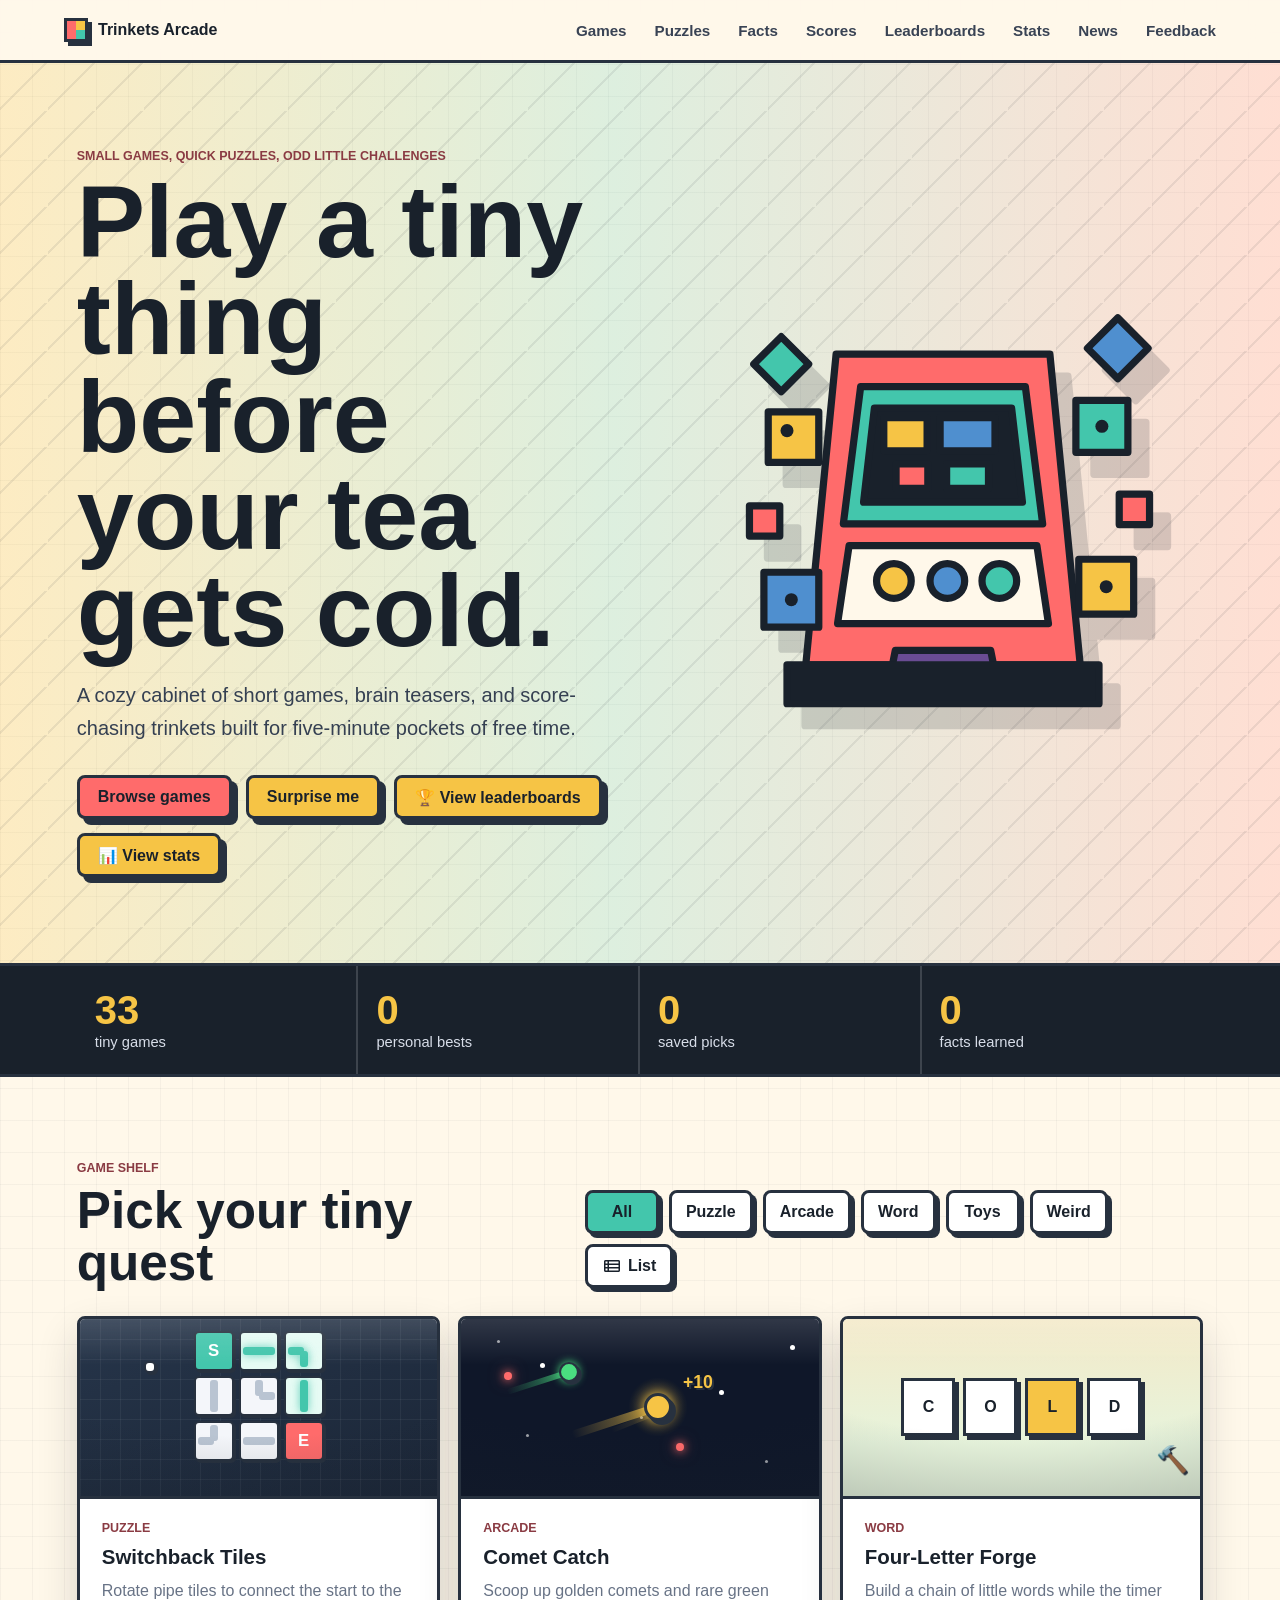
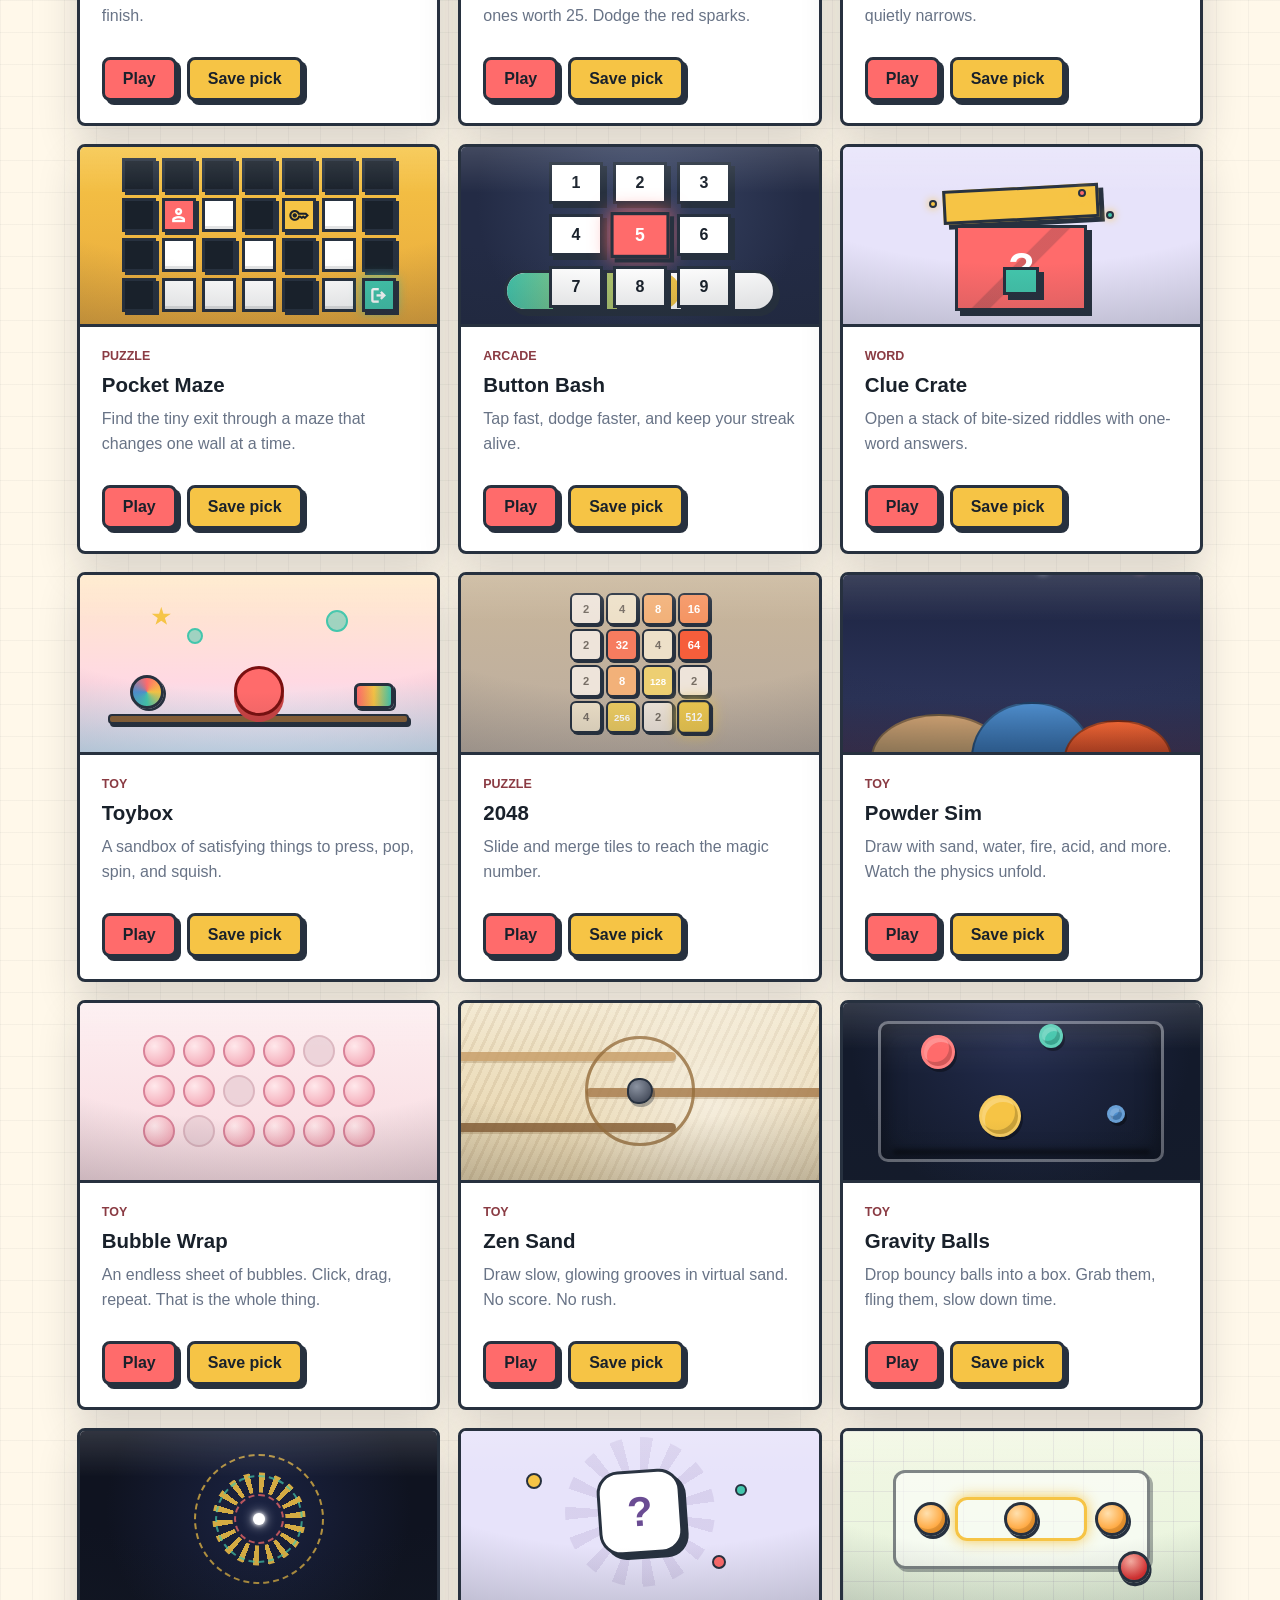
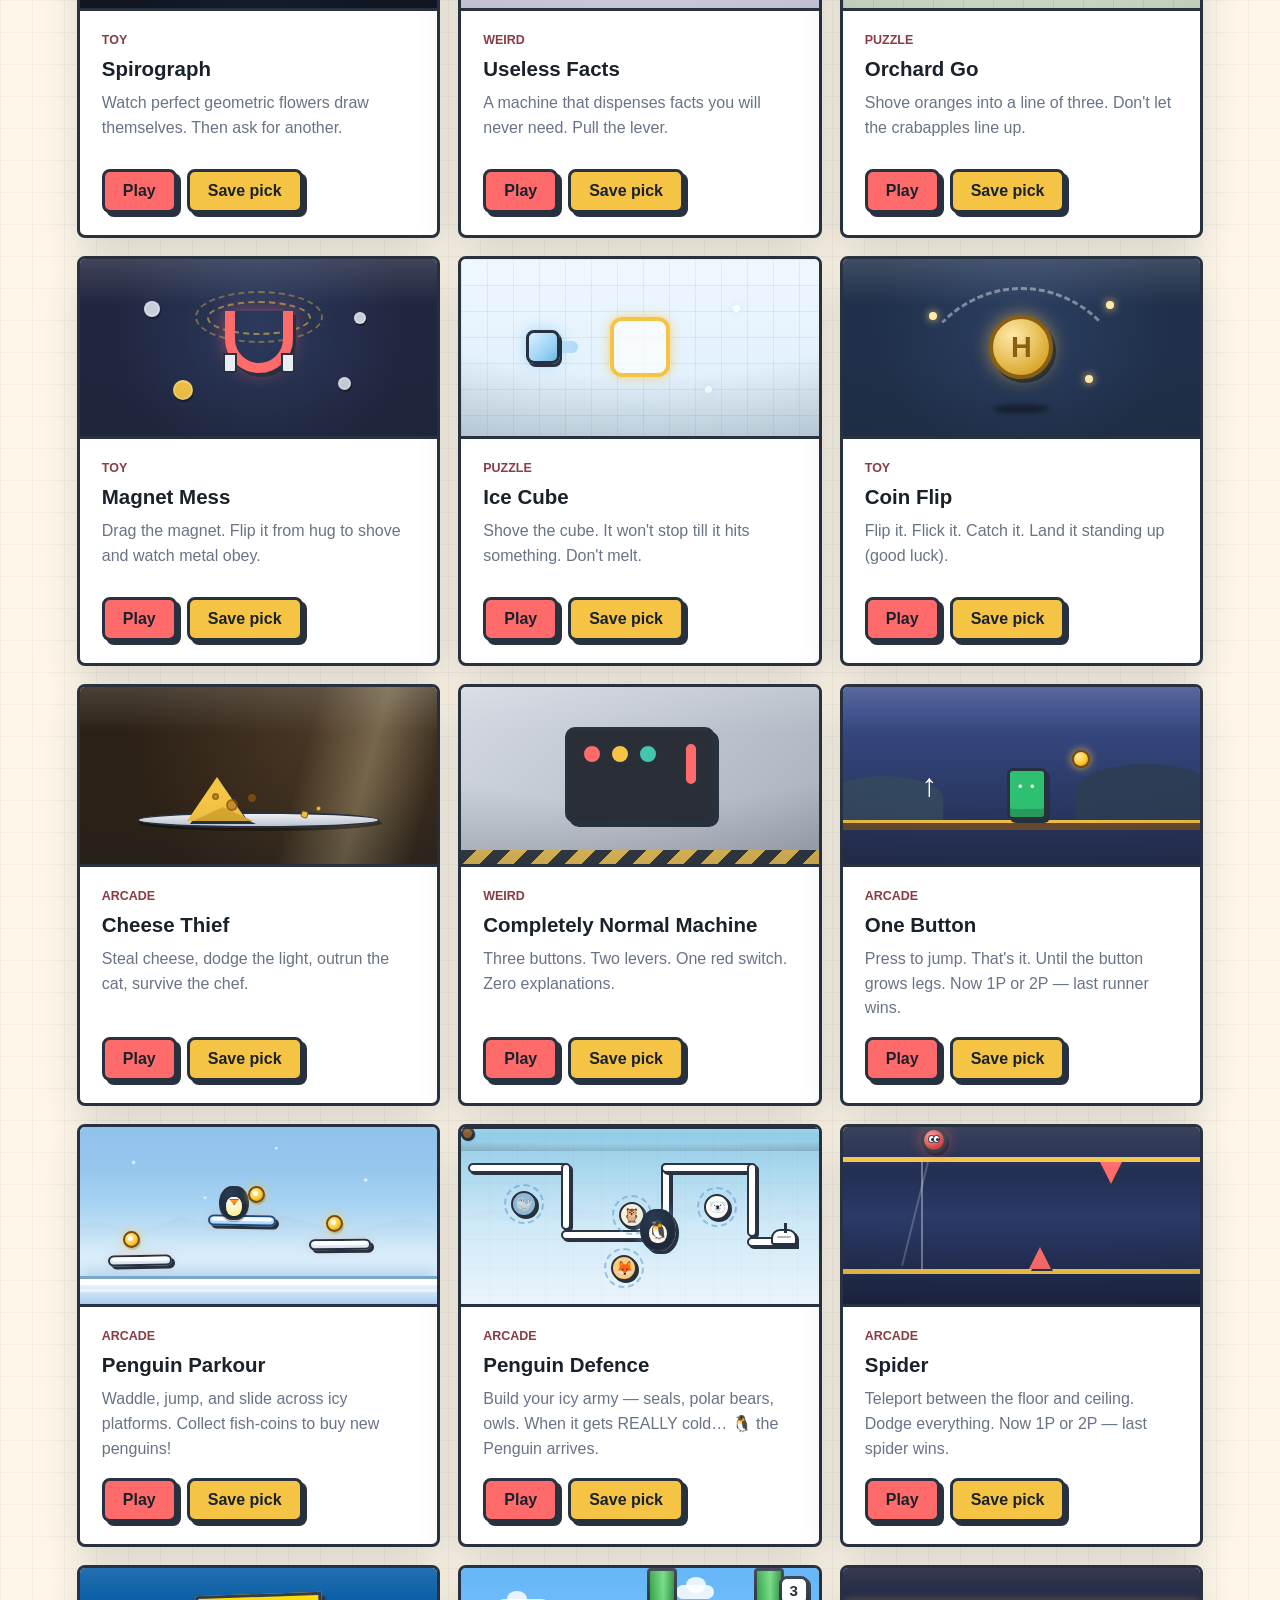
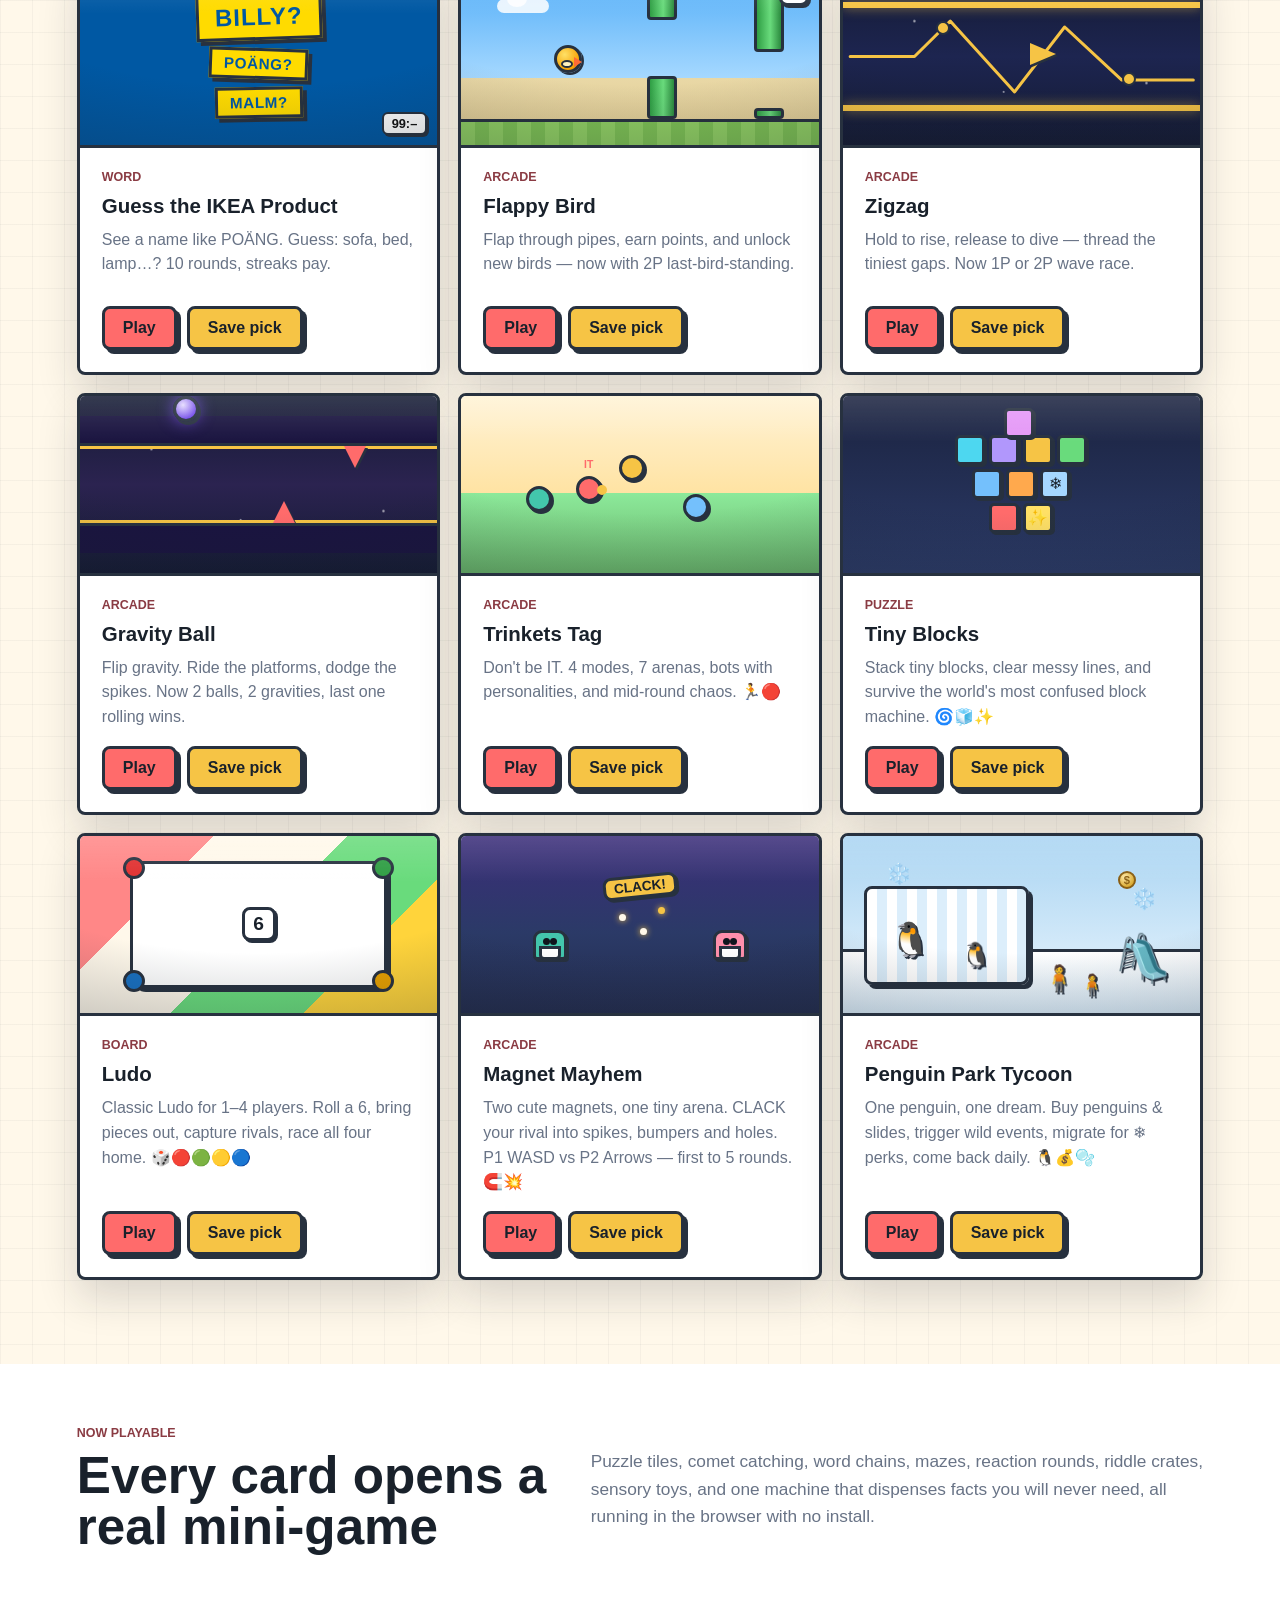
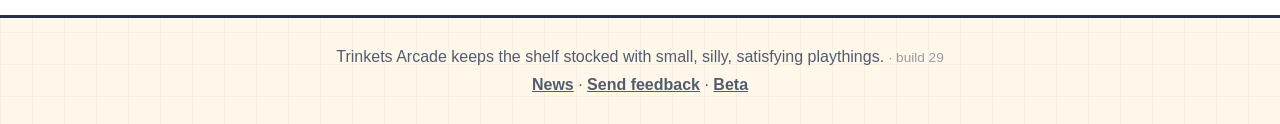
<file: index.html>
<!DOCTYPE html>
<html lang="en">
  <head>
    <meta charset="UTF-8" />
    <meta name="viewport" content="width=device-width, initial-scale=1.0" />
    <meta name="theme-color" content="#fff8ea" />
    <title>Trinkets Arcade</title>
    <meta property="og:title" content="Trinkets Arcade" />
    <meta property="og:description" content="Small games, quick puzzles, odd little challenges built for five-minute pockets of free time." />
    <meta property="og:image" content="https://cosmiccat9784.github.io/trinkets/assets/preview.png" />
    <meta property="og:type" content="website" />
    <meta name="twitter:card" content="summary_large_image" />
    <meta name="twitter:title" content="Trinkets Arcade" />
    <meta name="twitter:description" content="Small games, quick puzzles, odd little challenges built for five-minute pockets of free time." />
    <meta name="twitter:image" content="https://cosmiccat9784.github.io/trinkets/assets/preview.png" />
    <link rel="icon" type="image/svg+xml" href="assets/favicon.svg" />
    <link rel="apple-touch-icon" sizes="180x180" href="assets/apple-touch-icon.png" />
    <link rel="apple-touch-icon" sizes="152x152" href="assets/apple-touch-icon-152x152.png" />
    <link rel="apple-touch-icon" sizes="120x120" href="assets/apple-touch-icon-120x120.png" />
    <meta name="apple-mobile-web-app-capable" content="yes" />
    <meta name="apple-mobile-web-app-title" content="Trinkets Arcade" />
    <meta name="apple-mobile-web-app-status-bar-style" content="default" />
    <meta name="mobile-web-app-capable" content="yes" />
    <meta name="trinkets-build" content="dev" />
    <link rel="stylesheet" href="https://fonts.googleapis.com/css2?family=Material+Symbols+Outlined:opsz,wght,FILL,GRAD@24,400,0,0" />
    <link rel="stylesheet" href="styles.css?v=30" />
    <link rel="stylesheet" href="penguin-tycoon.css?v=29" />
  </head>
  <body>
    <div class="small-screen-warning" role="alert"><span class="material-symbols-outlined" aria-hidden="true">warning</span> Trinkets Arcade is not supported on very small screens — please enlarge your window or rotate your device.</div>
    <header class="topbar">
      <a class="brand" href="#home" aria-label="Trinkets Arcade home">
        <span class="brand-mark" aria-hidden="true"></span>
        <span>Trinkets Arcade</span>
      </a>
      <nav aria-label="Primary navigation">
        <a href="#games" data-nav-filter="all">Games</a>
        <a href="#games" data-nav-filter="puzzle">Puzzles</a>
        <a href="#games" id="navFacts">Facts</a>
        <a href="#scores">Scores</a>
        <a href="#leaderboards">Leaderboards</a>
        <a href="#arcadeStats">Stats</a>
        <a href="news.html">News</a>
        <a href="feedback.html">Feedback</a>
      </nav>
    </header>

    <main id="home">
      <section class="hero" aria-labelledby="hero-title">
        <div class="hero-copy">
          <p class="eyebrow">Small games, quick puzzles, odd little challenges</p>
          <h1 id="hero-title">Play a tiny thing before your tea gets cold.</h1>
          <p>
            A cozy cabinet of short games, brain teasers, and score-chasing
            trinkets built for five-minute pockets of free time.
          </p>
          <div class="hero-actions">
            <a class="primary-button" href="#games">Browse games</a>
            <button class="secondary-button" id="surpriseBtn" type="button">Surprise me</button>
            <button class="secondary-button" id="lbOpenHero" type="button">🏆 View leaderboards</button>
            <button class="secondary-button" id="statsOpenHero" type="button">📊 View stats</button>
          </div>
        </div>
        <img
          class="hero-art"
          src="assets/arcade-cabinet.svg"
          alt="A bright arcade cabinet surrounded by puzzle tiles and game pieces"
        />
      </section>

      <section class="quick-stats" id="scores" aria-label="Arcade stats">
        <div>
          <strong id="statGames">21</strong>
          <span>tiny games</span>
        </div>
        <div>
          <strong id="statBests">0</strong>
          <span>personal bests</span>
        </div>
        <div>
          <strong id="favoriteCount">0</strong>
          <span>saved picks</span>
        </div>
        <div>
          <strong id="statFacts">0</strong>
          <span>facts learned</span>
        </div>
      </section>

      <div class="lb-popup" id="leaderboards" hidden>
        <div class="lb-popup-card" role="dialog" aria-modal="true" aria-labelledby="lb-title">
          <div class="section-heading lb-popup-head">
            <div>
              <p class="eyebrow">Hall of fame</p>
              <h2 id="lb-title">Leaderboards</h2>
            </div>
            <button class="close-button" id="lbClose" type="button" aria-label="Close leaderboards">x</button>
          </div>
          <p class="lb-sub">Trial: Comet Catch, Button Bash, 2048, Flappy Bird and Tiny Blocks now post 🌍 global scores. Other games keep local bests on this device. <strong><span id="lbCount">0</span> local runs</strong> logged.</p>
          <div class="lb-controls">
            <label class="lb-name">Name
              <input class="game-input lb-name-input" id="lbName" maxlength="12" autocomplete="off" placeholder="Required" />
            </label>
            <button class="secondary-button lb-clear" id="lbClear" type="button">Clear</button>
          </div>
          <p class="lb-name-hint" id="lbNameHint" hidden></p>
          <div class="lb-layout">
            <div class="lb-games" id="lbGames" role="tablist" aria-label="Choose a game"></div>
            <div class="lb-board-wrap">
              <h3 id="lbBoardTitle">Pick a game</h3>
              <p class="lb-meta" id="lbBoardMeta"></p>
              <ol class="lb-board" id="lbBoard"></ol>
              <p class="lb-empty" id="lbEmpty"></p>
            </div>
          </div>
          <div class="lb-all" id="lbAll" aria-label="Arcade champions"></div>
        </div>
      </div>

      <div class="lb-popup" id="arcadeStats" hidden>
        <div class="lb-popup-card" role="dialog" aria-modal="true" aria-labelledby="stats-title">
          <div class="section-heading lb-popup-head">
            <div>
              <p class="eyebrow">Anonymous stats</p>
              <h2 id="stats-title">Arcade stats</h2>
            </div>
            <button class="close-button" id="statsClose" type="button" aria-label="Close arcade stats">x</button>
          </div>
          <p class="lb-sub">Most played games, approximate visitors, top devices and browsers. Coarse buckets only — no accounts, no raw user-agents.</p>
          <div class="lb-stats" id="lbStats" aria-label="Arcade stats"></div>
        </div>
      </div>

      <section class="library" id="games" aria-labelledby="games-title">
        <div class="section-heading">
          <div>
            <p class="eyebrow">Game shelf</p>
            <h2 id="games-title">Pick your tiny quest</h2>
          </div>
          <div class="filters" aria-label="Filter games">
            <button class="filter active" type="button" data-filter="all" aria-pressed="true">All</button>
            <button class="filter" type="button" data-filter="puzzle" aria-pressed="false">Puzzle</button>
            <button class="filter" type="button" data-filter="arcade" aria-pressed="false">Arcade</button>
            <button class="filter" type="button" data-filter="word" aria-pressed="false">Word</button>
            <button class="filter" type="button" data-filter="toys" aria-pressed="false">Toys</button>
            <button class="filter" type="button" data-filter="weird" aria-pressed="false">Weird</button>
            <button class="filter view-toggle" id="viewToggle" type="button" aria-pressed="false" title="Switch to list view"><span class="material-symbols-outlined" aria-hidden="true">view_list</span><span class="view-toggle-label">List</span></button>
          </div>
        </div>

        <div class="game-grid" id="gameGrid">
          <article class="game-card" data-category="puzzle" data-game="switchback">
            <div class="game-art tile-art" aria-hidden="true">
              <span class="ta-tile ta-start">S</span><span class="ta-tile ta-h lit"></span><span class="ta-tile ta-elbow-dl lit"></span>
              <span class="ta-tile ta-v"></span><span class="ta-tile ta-elbow-ur"></span><span class="ta-tile ta-v lit"></span>
              <span class="ta-tile ta-elbow-ul"></span><span class="ta-tile ta-h"></span><span class="ta-tile ta-finish">E</span>
              <span class="ta-flow"></span>
            </div>
            <div class="game-content">
              <p class="tag">Puzzle</p>
              <h3>Switchback Tiles</h3>
              <p>Rotate pipe tiles to connect the start to the finish.</p>
              <div class="card-actions">
                <button class="play-button" type="button">Play</button>
                <button class="save-button" type="button">Save pick</button>
              </div>
            </div>
          </article>

          <article class="game-card" data-category="arcade" data-game="comet">
            <div class="game-art comet-art" aria-hidden="true">
              <span class="comet-star sm" style="top:12%;left:10%"></span>
              <span class="comet-star" style="top:25%;left:22%"></span>
              <span class="comet-star sm" style="top:65%;left:18%"></span>
              <span class="comet-star" style="top:40%;left:72%"></span>
              <span class="comet-star sm" style="top:80%;left:85%"></span>
              <span class="comet-star" style="top:15%;left:92%"></span>
              <span class="comet-star sm" style="top:55%;left:50%"></span>
              <span class="comet-spark" style="top:30%;left:12%"></span>
              <span class="comet-spark" style="top:70%;left:60%"></span>
              <span class="comet-glow"></span>
              <span class="comet-flyer">
                <span class="comet-trail"></span>
                <span class="comet-trail trail-2"></span>
                <span class="comet-body"></span>
              </span>
              <span class="comet-flyer green">
                <span class="comet-trail"></span>
                <span class="comet-body"></span>
              </span>
              <span class="comet-popup">+10</span>
            </div>
            <div class="game-content">
              <p class="tag">Arcade</p>
              <h3>Comet Catch</h3>
              <p>Scoop up golden comets and rare green ones worth 25. Dodge the red sparks.</p>
              <div class="card-actions">
                <button class="play-button" type="button">Play</button>
                <button class="save-button" type="button">Save pick</button>
              </div>
            </div>
          </article>

          <article class="game-card" data-category="word" data-game="forge">
            <div class="game-art word-art" aria-hidden="true">
              <span>C</span><span>O</span><span class="forge-change">L</span><span>D</span>
              <span class="forge-anvil" aria-hidden="true">🔨</span>
            </div>
            <div class="game-content">
              <p class="tag">Word</p>
              <h3>Four-Letter Forge</h3>
              <p>Build a chain of little words while the timer quietly narrows.</p>
              <div class="card-actions">
                <button class="play-button" type="button">Play</button>
                <button class="save-button" type="button">Save pick</button>
              </div>
            </div>
          </article>

          <article class="game-card" data-category="puzzle" data-game="maze">
            <div class="game-art maze-art" aria-hidden="true">
              <span class="maze-thumb-wall"></span><span class="maze-thumb-wall"></span><span class="maze-thumb-wall"></span><span class="maze-thumb-wall"></span><span class="maze-thumb-wall"></span><span class="maze-thumb-wall"></span><span class="maze-thumb-wall"></span>
              <span class="maze-thumb-wall"></span><span class="maze-thumb-player material-symbols-outlined">person</span><span></span><span class="maze-thumb-wall"></span><span class="maze-thumb-key-cell material-symbols-outlined">key</span><span></span><span class="maze-thumb-wall"></span>
              <span class="maze-thumb-wall"></span><span></span><span class="maze-thumb-wall"></span><span></span><span class="maze-thumb-wall"></span><span></span><span class="maze-thumb-wall"></span>
              <span class="maze-thumb-wall"></span><span></span><span></span><span></span><span class="maze-thumb-wall"></span><span></span><span class="maze-thumb-exit-cell material-symbols-outlined">logout</span>
            </div>
            <div class="game-content">
              <p class="tag">Puzzle</p>
              <h3>Pocket Maze</h3>
              <p>Find the tiny exit through a maze that changes one wall at a time.</p>
              <div class="card-actions">
                <button class="play-button" type="button">Play</button>
                <button class="save-button" type="button">Save pick</button>
              </div>
            </div>
          </article>

          <article class="game-card" data-category="arcade" data-game="bash">
            <div class="game-art paddle-art" aria-hidden="true">
              <span>1</span><span>2</span><span>3</span>
              <span>4</span><span class="lit">5</span><span>6</span>
              <span>7</span><span>8</span><span>9</span>
              <span class="bash-timer"></span>
            </div>
            <div class="game-content">
              <p class="tag">Arcade</p>
              <h3>Button Bash</h3>
              <p>Tap fast, dodge faster, and keep your streak alive.</p>
              <div class="card-actions">
                <button class="play-button" type="button">Play</button>
                <button class="save-button" type="button">Save pick</button>
              </div>
            </div>
          </article>

          <article class="game-card" data-category="word" data-game="clue">
            <div class="game-art clue-art" aria-hidden="true">
              <span class="crate-lid"></span>
              <span class="crate-body">?</span>
              <span class="crate-lock"></span>
              <span class="crate-spark k1"></span>
              <span class="crate-spark k2"></span>
              <span class="crate-spark k3"></span>
            </div>
            <div class="game-content">
              <p class="tag">Word</p>
              <h3>Clue Crate</h3>
              <p>Open a stack of bite-sized riddles with one-word answers.</p>
              <div class="card-actions">
                <button class="play-button" type="button">Play</button>
                <button class="save-button" type="button">Save pick</button>
              </div>
            </div>
          </article>

          <article class="game-card" data-category="toys" data-game="toybox">
            <div class="game-art toybox-art" aria-hidden="true">
              <span class="toybox-shelf"></span>
              <span class="toybox-btn"></span>
              <span class="toybox-bubble"></span>
              <span class="toybox-bubble toybox-bubble-2"></span>
              <span class="toybox-star"></span>
              <span class="toybox-spinner-toy"></span>
              <span class="toybox-gradient-toy"></span>
            </div>
            <div class="game-content">
              <p class="tag">Toy</p>
              <h3>Toybox</h3>
              <p>A sandbox of satisfying things to press, pop, spin, and squish.</p>
              <div class="card-actions">
                <button class="play-button" type="button">Play</button>
                <button class="save-button" type="button">Save pick</button>
              </div>
            </div>
          </article>

          <article class="game-card" data-category="puzzle" data-game="thousand">
            <div class="game-art thousand-art" aria-hidden="true">
              <span class="thousand-tile t2">2</span>
              <span class="thousand-tile t4">4</span>
              <span class="thousand-tile t8">8</span>
              <span class="thousand-tile t16">16</span>
              <span class="thousand-tile t2">2</span>
              <span class="thousand-tile t32">32</span>
              <span class="thousand-tile t4">4</span>
              <span class="thousand-tile t64">64</span>
              <span class="thousand-tile t2">2</span>
              <span class="thousand-tile t8">8</span>
              <span class="thousand-tile t128">128</span>
              <span class="thousand-tile t2">2</span>
              <span class="thousand-tile t4">4</span>
              <span class="thousand-tile t256">256</span>
              <span class="thousand-tile t2">2</span>
              <span class="thousand-tile t512">512</span>
            </div>
            <div class="game-content">
              <p class="tag">Puzzle</p>
              <h3>2048</h3>
              <p>Slide and merge tiles to reach the magic number.</p>
              <div class="card-actions">
                <button class="play-button" type="button">Play</button>
                <button class="save-button" type="button">Save pick</button>
              </div>
            </div>
          </article>

          <article class="game-card" data-category="toys" data-game="powder">
            <div class="game-art powder-art" aria-hidden="true">
              <span class="powder-grain pg1"></span>
              <span class="powder-grain pg2"></span>
              <span class="powder-grain pg3"></span>
              <span class="powder-grain pg4"></span>
              <span class="powder-grain pg5"></span>
              <span class="powder-grain pg6"></span>
              <span class="powder-grain pg7"></span>
              <span class="powder-grain pg8"></span>
              <span class="powder-grain pg9"></span>
              <span class="powder-grain pg10"></span>
              <span class="powder-pile pp1"></span>
              <span class="powder-pile pp2"></span>
              <span class="powder-pile pp3"></span>
            </div>
            <div class="game-content">
              <p class="tag">Toy</p>
              <h3>Powder Sim</h3>
              <p>Draw with sand, water, fire, acid, and more. Watch the physics unfold.</p>
              <div class="card-actions">
                <button class="play-button" type="button">Play</button>
                <button class="save-button" type="button">Save pick</button>
              </div>
            </div>
          </article>

          <article class="game-card" data-category="toys" data-game="wrap">
            <div class="game-art wrap-art" aria-hidden="true">
              <span class="wrap-dot demo"></span><span class="wrap-dot"></span><span class="wrap-dot"></span><span class="wrap-dot"></span><span class="wrap-dot flat"></span><span class="wrap-dot"></span>
              <span class="wrap-dot"></span><span class="wrap-dot"></span><span class="wrap-dot flat"></span><span class="wrap-dot"></span><span class="wrap-dot"></span><span class="wrap-dot"></span>
              <span class="wrap-dot"></span><span class="wrap-dot flat"></span><span class="wrap-dot"></span><span class="wrap-dot"></span><span class="wrap-dot"></span><span class="wrap-dot"></span>
            </div>
            <div class="game-content">
              <p class="tag">Toy</p>
              <h3>Bubble Wrap</h3>
              <p>An endless sheet of bubbles. Click, drag, repeat. That is the whole thing.</p>
              <div class="card-actions">
                <button class="play-button" type="button">Play</button>
                <button class="save-button" type="button">Save pick</button>
              </div>
            </div>
          </article>

          <article class="game-card" data-category="toys" data-game="zen">
            <div class="game-art zen-art" aria-hidden="true">
              <span class="zen-line zl1"></span>
              <span class="zen-line zl2"></span>
              <span class="zen-line zl3"></span>
              <span class="zen-ripple zr1"></span>
              <span class="zen-ripple zr2"></span>
              <span class="zen-stone"></span>
            </div>
            <div class="game-content">
              <p class="tag">Toy</p>
              <h3>Zen Sand</h3>
              <p>Draw slow, glowing grooves in virtual sand. No score. No rush.</p>
              <div class="card-actions">
                <button class="play-button" type="button">Play</button>
                <button class="save-button" type="button">Save pick</button>
              </div>
            </div>
          </article>

          <article class="game-card" data-category="toys" data-game="gravity">
            <div class="game-art gravity-art" aria-hidden="true">
              <span class="grav-box"></span>
              <span class="grav-ball gb1"></span>
              <span class="grav-ball gb2"></span>
              <span class="grav-ball gb3"></span>
              <span class="grav-ball gb4"></span>
              <span class="grav-floor"></span>
            </div>
            <div class="game-content">
              <p class="tag">Toy</p>
              <h3>Gravity Balls</h3>
              <p>Drop bouncy balls into a box. Grab them, fling them, slow down time.</p>
              <div class="card-actions">
                <button class="play-button" type="button">Play</button>
                <button class="save-button" type="button">Save pick</button>
              </div>
            </div>
          </article>

          <article class="game-card" data-category="toys" data-game="spiro">
            <div class="game-art spiro-art" aria-hidden="true">
              <span class="spiro-flower"></span>
              <span class="spiro-ring sr1"></span>
              <span class="spiro-ring sr2"></span>
              <span class="spiro-ring sr3"></span>
              <span class="spiro-core"></span>
            </div>
            <div class="game-content">
              <p class="tag">Toy</p>
              <h3>Spirograph</h3>
              <p>Watch perfect geometric flowers draw themselves. Then ask for another.</p>
              <div class="card-actions">
                <button class="play-button" type="button">Play</button>
                <button class="save-button" type="button">Save pick</button>
              </div>
            </div>
          </article>

          <article class="game-card" data-category="weird" data-game="facts">
            <div class="game-art facts-art" aria-hidden="true">
              <span class="facts-bubble">?</span>
              <span class="facts-dot fd1"></span>
              <span class="facts-dot fd2"></span>
              <span class="facts-dot fd3"></span>
            </div>
            <div class="game-content">
              <p class="tag">Weird</p>
              <h3>Useless Facts</h3>
              <p>A machine that dispenses facts you will never need. Pull the lever.</p>
              <div class="card-actions">
                <button class="play-button" type="button">Play</button>
                <button class="save-button" type="button">Save pick</button>
              </div>
            </div>
          </article>

          <article class="game-card" data-category="puzzle" data-game="orchard">
            <div class="game-art orchard-art" aria-hidden="true">
              <span class="orch-board"></span>
              <span class="orch-dot od1"></span>
              <span class="orch-dot od2"></span>
              <span class="orch-dot od3"></span>
              <span class="orch-winring"></span>
              <span class="orch-ex" aria-hidden="true"></span>
            </div>
            <div class="game-content">
              <p class="tag">Puzzle</p>
              <h3>Orchard Go</h3>
              <p>Shove oranges into a line of three. Don't let the crabapples line up.</p>
              <div class="card-actions">
                <button class="play-button" type="button">Play</button>
                <button class="save-button" type="button">Save pick</button>
              </div>
            </div>
          </article>

          <article class="game-card" data-category="toys" data-game="magnet">
            <div class="game-art magnet-art" aria-hidden="true">
              <span class="magnet-u"></span>
              <span class="magnet-field mf1"></span>
              <span class="magnet-field mf2"></span>
              <span class="magnet-dot md1"></span>
              <span class="magnet-dot md2"></span>
              <span class="magnet-dot md3"></span>
              <span class="magnet-dot md4"></span>
            </div>
            <div class="game-content">
              <p class="tag">Toy</p>
              <h3>Magnet Mess</h3>
              <p>Drag the magnet. Flip it from hug to shove and watch metal obey.</p>
              <div class="card-actions">
                <button class="play-button" type="button">Play</button>
                <button class="save-button" type="button">Save pick</button>
              </div>
            </div>
          </article>

          <article class="game-card" data-category="puzzle" data-game="ice">
            <div class="game-art ice-art" aria-hidden="true">
              <span class="ice-gridlines"></span>
              <span class="ice-target"></span>
              <span class="ice-trail"></span>
              <span class="ice-cube-thumb"></span>
              <span class="ice-sparkle is1"></span>
              <span class="ice-sparkle is2"></span>
            </div>
            <div class="game-content">
              <p class="tag">Puzzle</p>
              <h3>Ice Cube</h3>
              <p>Shove the cube. It won't stop till it hits something. Don't melt.</p>
              <div class="card-actions">
                <button class="play-button" type="button">Play</button>
                <button class="save-button" type="button">Save pick</button>
              </div>
            </div>
          </article>

          <article class="game-card" data-category="toys" data-game="coin">
            <div class="game-art coin-art" aria-hidden="true">
              <span class="coin-arc"></span>
              <span class="coin-thumb">H</span>
              <span class="coin-spark cs1"></span>
              <span class="coin-spark cs2"></span>
              <span class="coin-spark cs3"></span>
              <span class="coin-shadow"></span>
            </div>
            <div class="game-content">
              <p class="tag">Toy</p>
              <h3>Coin Flip</h3>
              <p>Flip it. Flick it. Catch it. Land it standing up (good luck).</p>
              <div class="card-actions">
                <button class="play-button" type="button">Play</button>
                <button class="save-button" type="button">Save pick</button>
              </div>
            </div>
          </article>

          <article class="game-card" data-category="arcade" data-game="cheese">
            <div class="game-art cheese-art" aria-hidden="true">
              <span class="cheese-plate"></span>
              <span class="cheese-wedge"></span>
              <span class="cheese-hole ch1"></span>
              <span class="cheese-hole ch2"></span>
              <span class="cheese-hole ch3"></span>
              <span class="cheese-crumb cc1"></span>
              <span class="cheese-crumb cc2"></span>
              <span class="cheese-beam"></span>
            </div>
            <div class="game-content">
              <p class="tag">Arcade</p>
              <h3>Cheese Thief</h3>
              <p>Steal cheese, dodge the light, outrun the cat, survive the chef.</p>
              <div class="card-actions">
                <button class="play-button" type="button">Play</button>
                <button class="save-button" type="button">Save pick</button>
              </div>
            </div>
          </article>

          <article class="game-card" data-category="weird" data-game="machine">
            <div class="game-art machine-art" aria-hidden="true">
              <span class="machine-panel-thumb">
                <span class="machine-dot m1"></span>
                <span class="machine-dot m2"></span>
                <span class="machine-dot m3"></span>
                <span class="machine-lever"></span>
              </span>
            </div>
            <div class="game-content">
              <p class="tag">Weird</p>
              <h3>Completely Normal Machine</h3>
              <p>Three buttons. Two levers. One red switch. Zero explanations.</p>
              <div class="card-actions">
                <button class="play-button" type="button">Play</button>
                <button class="save-button" type="button">Save pick</button>
              </div>
            </div>
          </article>

          <article class="game-card" data-category="arcade" data-game="onebutton">
            <div class="game-art one-art" aria-hidden="true">
              <span class="one-hill h1"></span>
              <span class="one-hill h2"></span>
              <span class="one-coin"></span>
              <span class="one-floor"></span>
              <span class="one-block"></span>
              <span class="one-arrow">↑</span>
            </div>
            <div class="game-content">
              <p class="tag">Arcade</p>
              <h3>One Button</h3>
              <p>Press to jump. That's it. Until the button grows legs. Now 1P or 2P — last runner wins.</p>
              <div class="card-actions">
                <button class="play-button" type="button">Play</button>
                <button class="save-button" type="button">Save pick</button>
              </div>
            </div>
          </article>

          <article class="game-card" data-category="arcade" data-game="penguin">
            <div class="game-art penguin-art" aria-hidden="true">
              <span class="penguin-art-ice"></span>
              <span class="penguin-art-platform p1"></span>
              <span class="penguin-art-platform p2"></span>
              <span class="penguin-art-platform p3"></span>
              <span class="penguin-art-penguin">
                <span class="penguin-art-body"></span>
                <span class="penguin-art-belly"></span>
                <span class="penguin-art-beak"></span>
              </span>
              <span class="penguin-art-coin c1"></span>
              <span class="penguin-art-coin c2"></span>
              <span class="penguin-art-coin c3"></span>
            </div>
            <div class="game-content">
              <p class="tag">Arcade</p>
              <h3>Penguin Parkour</h3>
              <p>Waddle, jump, and slide across icy platforms. Collect fish-coins to buy new penguins!</p>
              <div class="card-actions">
                <button class="play-button" type="button">Play</button>
                <button class="save-button" type="button">Save pick</button>
              </div>
            </div>
          </article>

          <article class="game-card" data-category="arcade" data-game="defence" data-added="2026-09-30">
            <div class="game-art defence-art" aria-hidden="true">
              <span class="defence-art-grid"></span>
              <span class="defence-art-path seg1"></span>
              <span class="defence-art-path seg2"></span>
              <span class="defence-art-path seg3"></span>
              <span class="defence-art-path seg4"></span>
              <span class="defence-art-path seg5"></span>
              <span class="defence-art-path seg6"></span>
              <span class="defence-art-path seg7"></span>
              <span class="defence-art-tower t1">🦭</span>
              <span class="defence-art-tower t2">🦉</span>
              <span class="defence-art-tower t3">🐻‍❄️</span>
              <span class="defence-art-tower t4">🦊</span>
              <span class="defence-art-base"></span>
              <span class="defence-art-penguin"></span>
              <span class="defence-art-enemy e1"></span>
              <span class="defence-art-enemy e2"></span>
              <span class="defence-art-enemy e3"></span>
            </div>
            <div class="game-content">
              <p class="tag">Arcade · New</p>
              <h3>Penguin Defence</h3>
              <p>Build your icy army — seals, polar bears, owls. When it gets REALLY cold… 🐧 the Penguin arrives.</p>
              <div class="card-actions">
                <button class="play-button" type="button">Play</button>
                <button class="save-button" type="button">Save pick</button>
              </div>
            </div>
          </article>

          <article class="game-card" data-category="arcade" data-game="spider" data-added="2026-09-30">
            <div class="game-art spider-art" aria-hidden="true">
              <span class="spider-art-ceil"></span>
              <span class="spider-art-web w1"></span>
              <span class="spider-art-web w2"></span>
              <span class="spider-art-spider"><span class="spider-eye e1"></span><span class="spider-eye e2"></span></span>
              <span class="spider-art-spike up s1"></span>
              <span class="spider-art-spike down s2"></span>
              <span class="spider-art-floor"></span>
            </div>
            <div class="game-content">
              <p class="tag">Arcade · New</p>
              <h3>Spider</h3>
              <p>Teleport between the floor and ceiling. Dodge everything. Now 1P or 2P — last spider wins.</p>
              <div class="card-actions">
                <button class="play-button" type="button">Play</button>
                <button class="save-button" type="button">Save pick</button>
              </div>
            </div>
          </article>

          <article class="game-card" data-category="word" data-game="ikea" data-added="2026-10-01">
            <div class="game-art ikea-art" aria-hidden="true">
              <span class="ikea-tag">BILLY?</span>
              <span class="ikea-tag small t2">POÄNG?</span>
              <span class="ikea-tag small t3">MALM?</span>
            </div>
            <div class="game-content">
              <p class="tag">Word · New</p>
              <h3>Guess the IKEA Product</h3>
              <p>See a name like POÄNG. Guess: sofa, bed, lamp…? 10 rounds, streaks pay.</p>
              <div class="card-actions">
                <button class="play-button" type="button">Play</button>
                <button class="save-button" type="button">Save pick</button>
              </div>
            </div>
          </article>

          <article class="game-card" data-category="arcade" data-game="flappy" data-added="2026-10-01">
            <div class="game-art flappy-art" aria-hidden="true">
              <span class="flappy-art-cloud c1"></span>
              <span class="flappy-art-cloud c2"></span>
              <span class="flappy-art-pipe top p1"></span>
              <span class="flappy-art-pipe bottom p1"></span>
              <span class="flappy-art-pipe top p2"></span>
              <span class="flappy-art-pipe bottom p2"></span>
              <span class="flappy-art-bird"><span class="flappy-wing"></span></span>
              <span class="flappy-art-ground"></span>
              <span class="flappy-art-score">3</span>
            </div>
            <div class="game-content">
              <p class="tag">Arcade · New</p>
              <h3>Flappy Bird</h3>
              <p>Flap through pipes, earn points, and unlock new birds — now with 2P last-bird-standing.</p>
              <div class="card-actions">
                <button class="play-button" type="button">Play</button>
                <button class="save-button" type="button">Save pick</button>
              </div>
            </div>
          </article>

          <article class="game-card" data-category="arcade" data-game="zigzag" data-added="2026-10-01">
            <div class="game-art zigzag-art" aria-hidden="true">
              <span class="zigzag-art-wall top"></span>
              <span class="zigzag-art-wall bottom"></span>
              <svg class="zigzag-art-trail" viewBox="0 0 100 60" preserveAspectRatio="none">
                <polyline points="2,30 20,30 30,18 48,42 62,20 78,38 98,38" />
              </svg>
              <span class="zigzag-art-plane"></span>
              <span class="zigzag-art-coin c1"></span>
              <span class="zigzag-art-coin c2"></span>
            </div>
            <div class="game-content">
              <p class="tag">Arcade · New</p>
              <h3>Zigzag</h3>
              <p>Hold to rise, release to dive — thread the tiniest gaps. Now 1P or 2P wave race.</p>
              <div class="card-actions">
                <button class="play-button" type="button">Play</button>
                <button class="save-button" type="button">Save pick</button>
              </div>
            </div>
          </article>

          <article class="game-card" data-category="arcade" data-game="gravityball" data-added="2026-10-01">
            <div class="game-art gravball-art" aria-hidden="true">
              <span class="gravball-art-rail top"></span>
              <span class="gravball-art-rail bottom"></span>
              <span class="gravball-art-spike k1"></span>
              <span class="gravball-art-spike k2"></span>
              <span class="gravball-art-ball"></span>
            </div>
            <div class="game-content">
              <p class="tag">Arcade · New</p>
              <h3>Gravity Ball</h3>
              <p>Flip gravity. Ride the platforms, dodge the spikes. Now 2 balls, 2 gravities, last one rolling wins.</p>
              <div class="card-actions">
                <button class="play-button" type="button">Play</button>
                <button class="save-button" type="button">Save pick</button>
              </div>
            </div>
          </article>

          <article class="game-card" data-category="arcade" data-game="tag" data-added="2026-10-02">
            <div class="game-art tag-art" aria-hidden="true">
              <span class="tag-art-runner r1"></span>
              <span class="tag-art-runner r2"></span>
              <span class="tag-art-runner r3"></span>
              <span class="tag-art-runner it"></span>
              <span class="tag-art-burst"></span>
            </div>
            <div class="game-content">
              <p class="tag">Arcade · New</p>
              <h3>Trinkets Tag</h3>
              <p>Don't be IT. 4 modes, 7 arenas, bots with personalities, and mid-round chaos. 🏃🔴</p>
              <div class="card-actions">
                <button class="play-button" type="button">Play</button>
                <button class="save-button" type="button">Save pick</button>
              </div>
            </div>
          </article>

          <article class="game-card" data-category="puzzle" data-game="tinyblocks" data-added="2026-10-01">
            <div class="game-art stack-art" aria-hidden="true">
              <span class="stack-row r1"><i class="sb c1"></i><i class="sb c2"></i><i class="sb c3"></i><i class="sb c4"></i></span>
              <span class="stack-row r2"><i class="sb c5"></i><i class="sb c6"></i><i class="sb ice">❄</i></span>
              <span class="stack-row r3"><i class="sb c7"></i><i class="sb lucky">✨</i></span>
              <span class="stack-fall"></span>
            </div>
            <div class="game-content">
              <p class="tag">Puzzle · New</p>
              <h3>Tiny Blocks</h3>
              <p>Stack tiny blocks, clear messy lines, and survive the world's most confused block machine. 🌀🧊✨</p>
              <div class="card-actions">
                <button class="play-button" type="button">Play</button>
                <button class="save-button" type="button">Save pick</button>
              </div>
            </div>
          </article>

          <article class="game-card" data-category="puzzle" data-game="ludo" data-added="2026-10-02">
            <div class="game-art ludo-art" aria-hidden="true">
              <span class="ludo-art-track"></span>
              <span class="ludo-art-dot dr"></span>
              <span class="ludo-art-dot dg"></span>
              <span class="ludo-art-dot dy"></span>
              <span class="ludo-art-dot db"></span>
              <span class="ludo-art-dice">6</span>
            </div>
            <div class="game-content">
              <p class="tag">Board · New</p>
              <h3>Ludo</h3>
              <p>Classic Ludo for 1–4 players. Roll a 6, bring pieces out, capture rivals, race all four home. 🎲🔴🟢🟡🔵</p>
              <div class="card-actions">
                <button class="play-button" type="button">Play</button>
                <button class="save-button" type="button">Save pick</button>
              </div>
            </div>
          </article>

          <article class="game-card" data-category="arcade" data-game="mayhem" data-added="2026-10-02">
            <div class="game-art mayhem-art" aria-hidden="true">
              <span class="mayhem-mag m1"><span class="mayhem-eye e1"></span><span class="mayhem-eye e2"></span></span>
              <span class="mayhem-mag m2"><span class="mayhem-eye e1"></span><span class="mayhem-eye e2"></span></span>
              <span class="mayhem-clack">CLACK!</span>
              <span class="mayhem-spark s1"></span>
              <span class="mayhem-spark s2"></span>
              <span class="mayhem-spark s3"></span>
            </div>
            <div class="game-content">
              <p class="tag">Arcade · New</p>
              <h3>Magnet Mayhem</h3>
              <p>Two cute magnets, one tiny arena. CLACK your rival into spikes, bumpers and holes. P1 WASD vs P2 Arrows — first to 5 rounds. 🧲💥</p>
              <div class="card-actions">
                <button class="play-button" type="button">Play</button>
                <button class="save-button" type="button">Save pick</button>
              </div>
            </div>
          </article>

          <article class="game-card" data-category="arcade" data-game="tycoon" data-added="2026-10-05">
            <div class="game-art tycoon-art" aria-hidden="true">
              <span class="tycoon-art-ground"></span>
              <span class="tycoon-art-pen"></span>
              <span class="tycoon-art-bird b1">🐧</span>
              <span class="tycoon-art-bird b2">🐧</span>
              <span class="tycoon-art-slide">🛝</span>
              <span class="tycoon-art-visitor v1">🧍</span>
              <span class="tycoon-art-visitor v2">🧍</span>
              <span class="tycoon-art-coin c1">$</span>
              <span class="tycoon-art-flake f1">❄️</span>
              <span class="tycoon-art-flake f2">❄️</span>
            </div>
            <div class="game-content">
              <p class="tag">Arcade · New</p>
              <h3>Penguin Park Tycoon</h3>
              <p>One penguin, one dream. Buy penguins & slides, trigger wild events, migrate for ❄ perks, come back daily. 🐧💰🫧</p>
              <div class="card-actions">
                <button class="play-button" type="button">Play</button>
                <button class="save-button" type="button">Save pick</button>
              </div>
            </div>
          </article>
        </div>
      </section>



      <section class="how-to-play" aria-labelledby="how-title">
        <div>
          <p class="eyebrow">Now playable</p>
          <h2 id="how-title">Every card opens a real mini-game</h2>
        </div>
        <p>
          Puzzle tiles, comet catching, word chains, mazes, reaction rounds,
          riddle crates, sensory toys, and one machine that dispenses facts
          you will never need, all running in the browser with no install.
        </p>
      </section>
    </main>

    <div class="game-modal" id="gameModal" aria-hidden="true">
      <div class="modal-panel" role="dialog" aria-modal="true" aria-labelledby="modalTitle">
        <header class="modal-header">
          <div>
            <p class="eyebrow" id="modalKicker">Mini-game</p>
            <h2 id="modalTitle">Game</h2>
          </div>
          <div class="modal-buttons">
            <button class="feedback-button" id="feedbackButton" type="button" title="Send feedback for this game" aria-label="Send feedback for this game"><span class="material-symbols-outlined">feedback</span></button>
            <button class="embed-button" id="embedButton" type="button" title="Copy embed code" aria-label="Copy embed code"><span class="material-symbols-outlined">code</span></button>
            <button class="close-button" id="closeGame" type="button" aria-label="Close game">x</button>
          </div>
        </header>
        <div class="game-shell" id="gameShell"></div>
      </div>
    </div>

    <footer>
      <p>Trinkets Arcade keeps the shelf stocked with small, silly, satisfying playthings. <span class="build-tag" id="buildTag"></span></p>
      <p class="footer-links"><a href="news.html">News</a> · <a href="feedback.html">Send feedback</a></p>
    </footer>

    <script src="script.js?v=29"></script>
    <script src="beta.js?v=29"></script>
    <script src="headers.js?v=1"></script>
    <script src="powder.js?v=7"></script>
    <script src="toys.js?v=9"></script>
    <script src="facts.js?v=6"></script>
    <script src="orchard.js?v=4"></script>
    <script src="curios.js?v=6"></script>
    <script src="penguin.js?v=10"></script>
    <script src="penguin-defence.js?v=10"></script>
    <script src="spider.js?v=1"></script>
    <script src="ikea.js?v=1"></script>
    <script src="flappy.js?v=1"></script>
    <script src="zigzag.js?v=1"></script>
    <script src="gravityball.js?v=1"></script>
    <script src="tetris.js?v=1"></script>
    <script src="tag.js?v=1"></script>
    <script src="ludo.js?v=1"></script>
    <script src="magnet-mayhem.js?v=1"></script>
    <script src="tile-engine.js?v=29"></script>
    <script src="penguin-tycoon.js?v=29"></script>
    <script src="leaderboards.js?v=10"></script>
  </body>
</html>
</file>
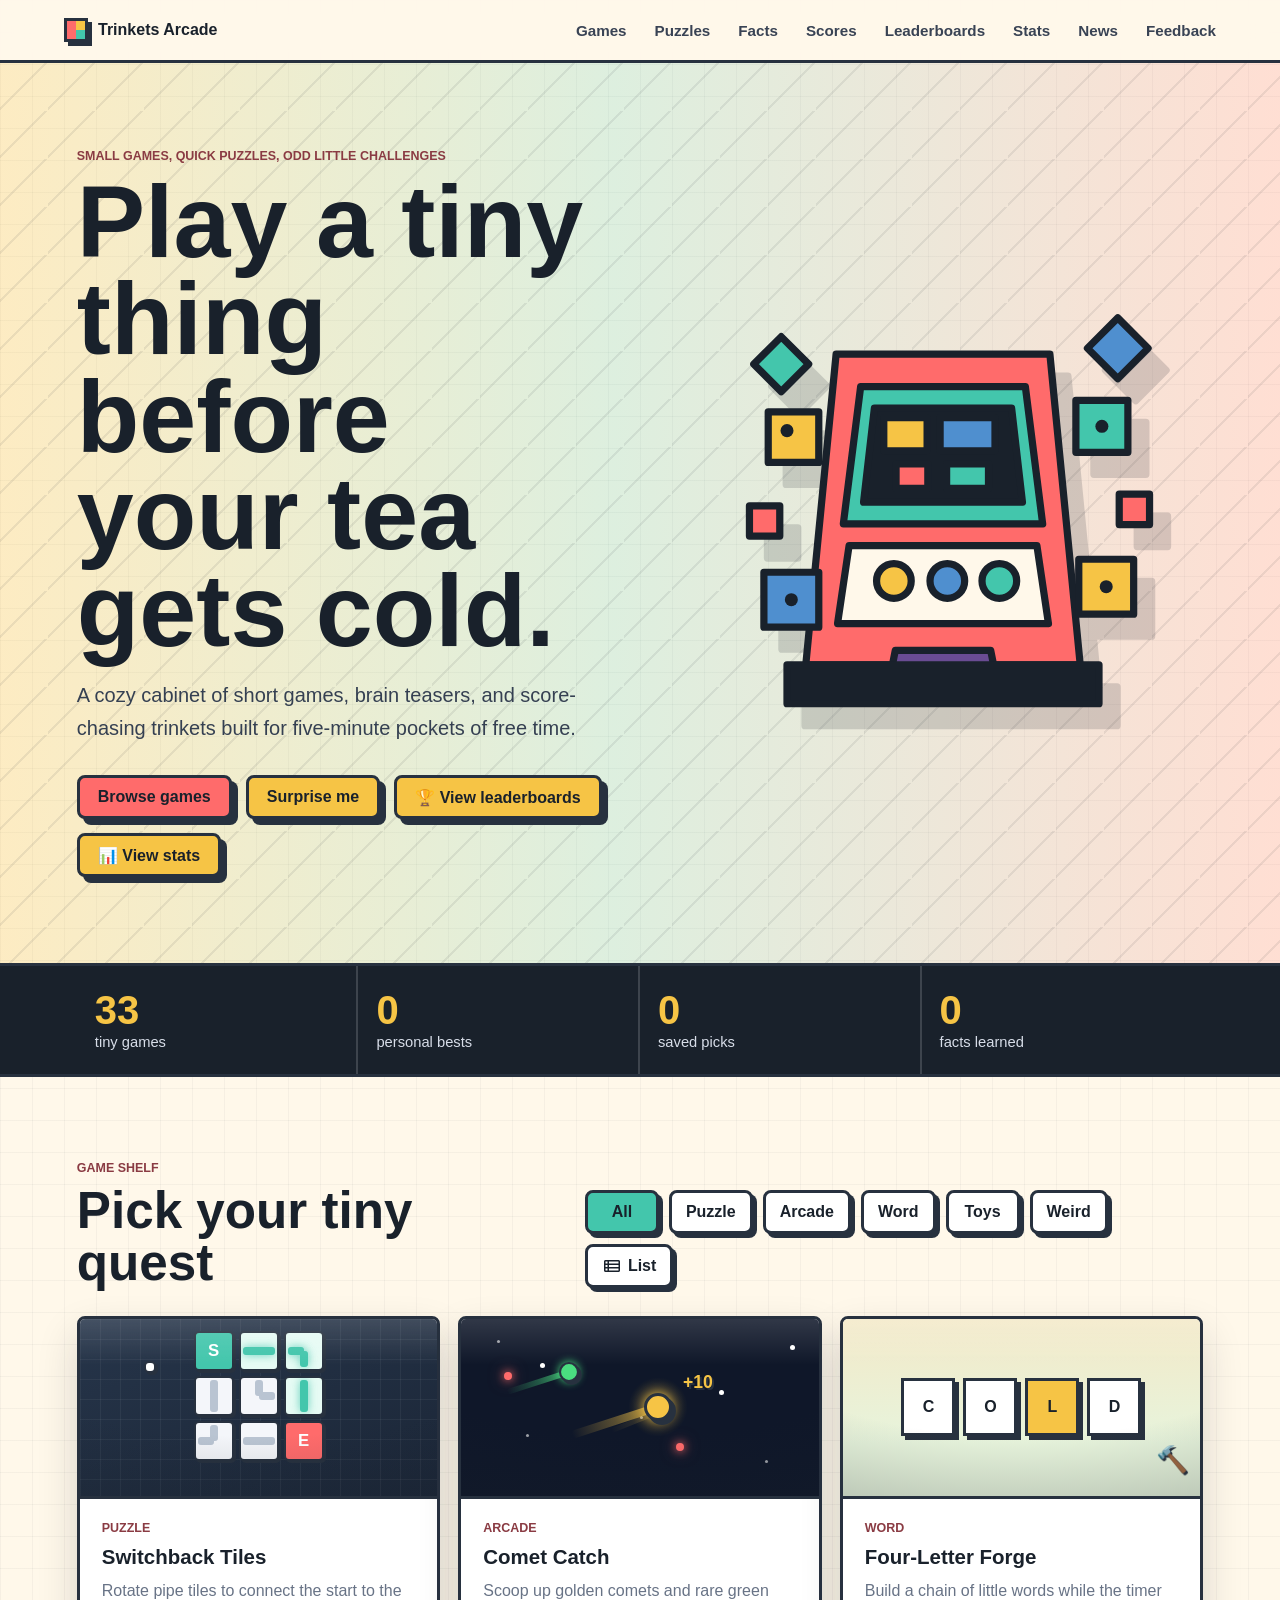
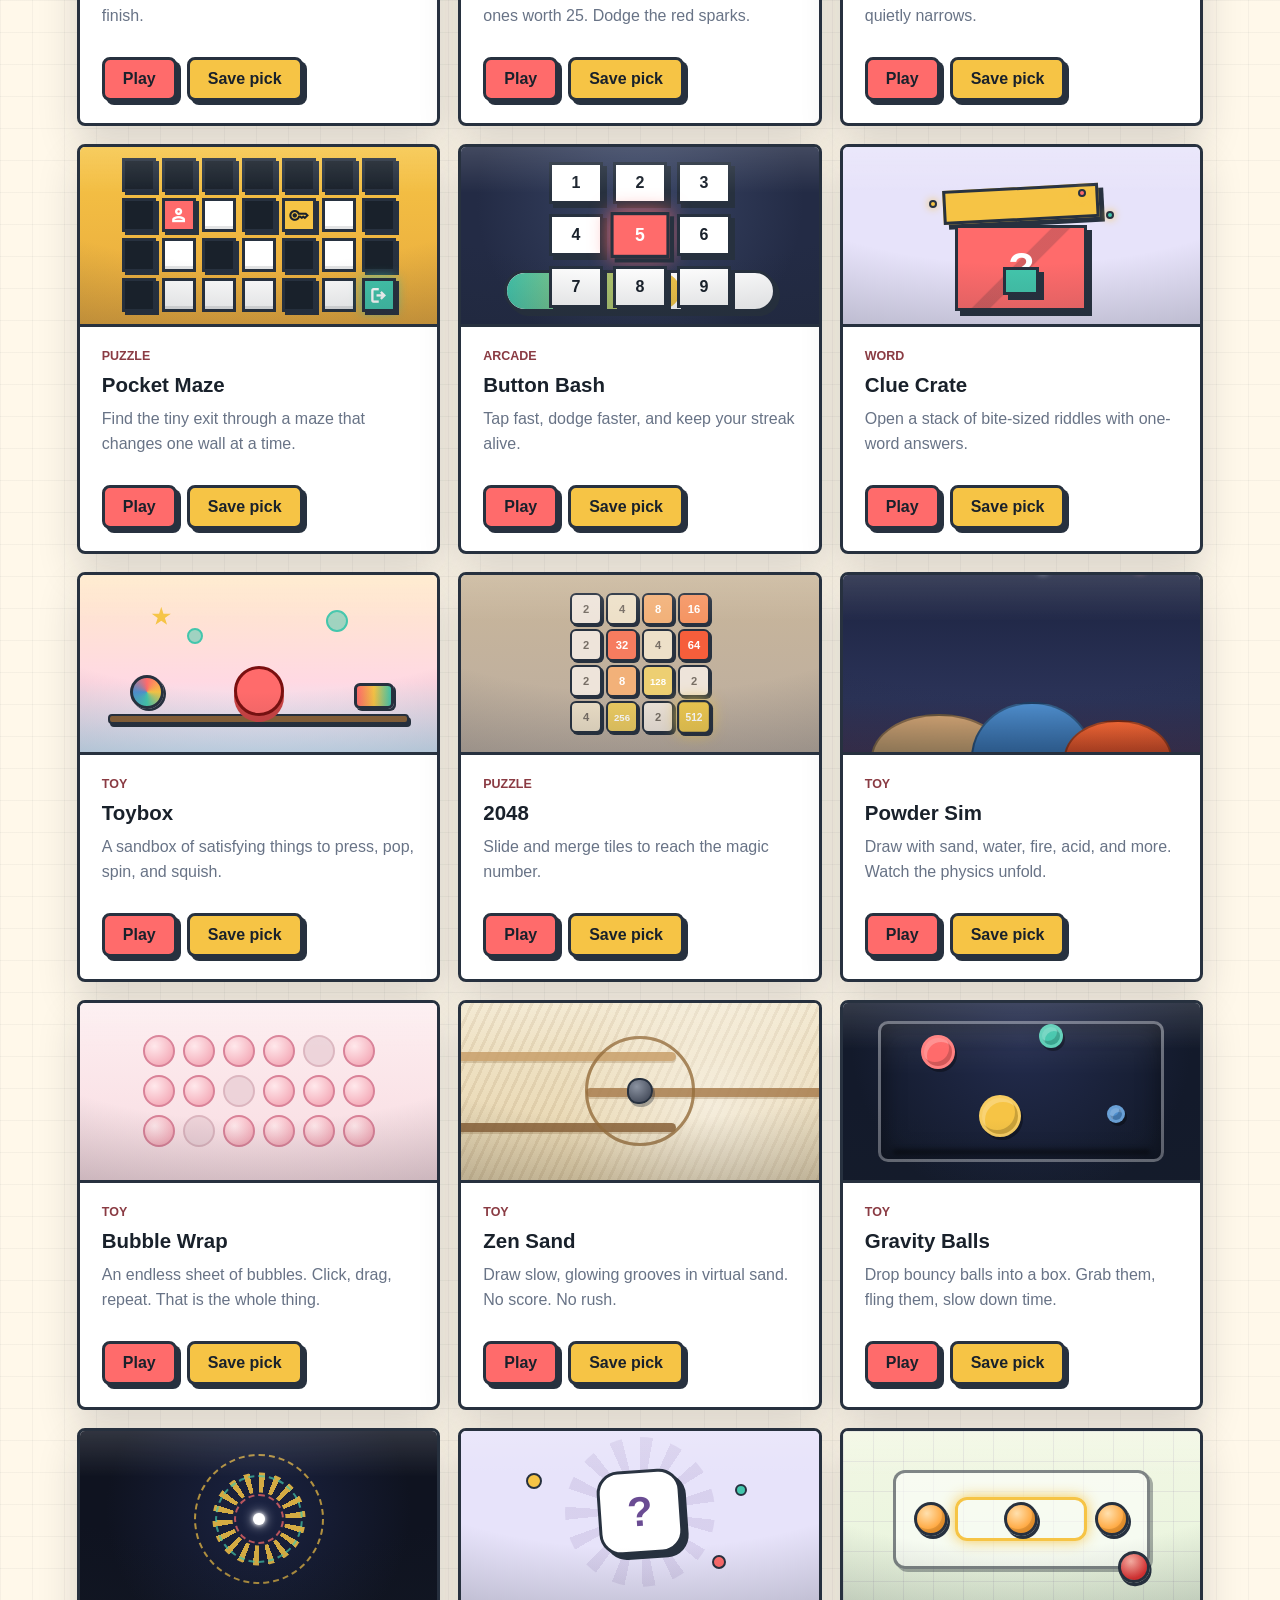
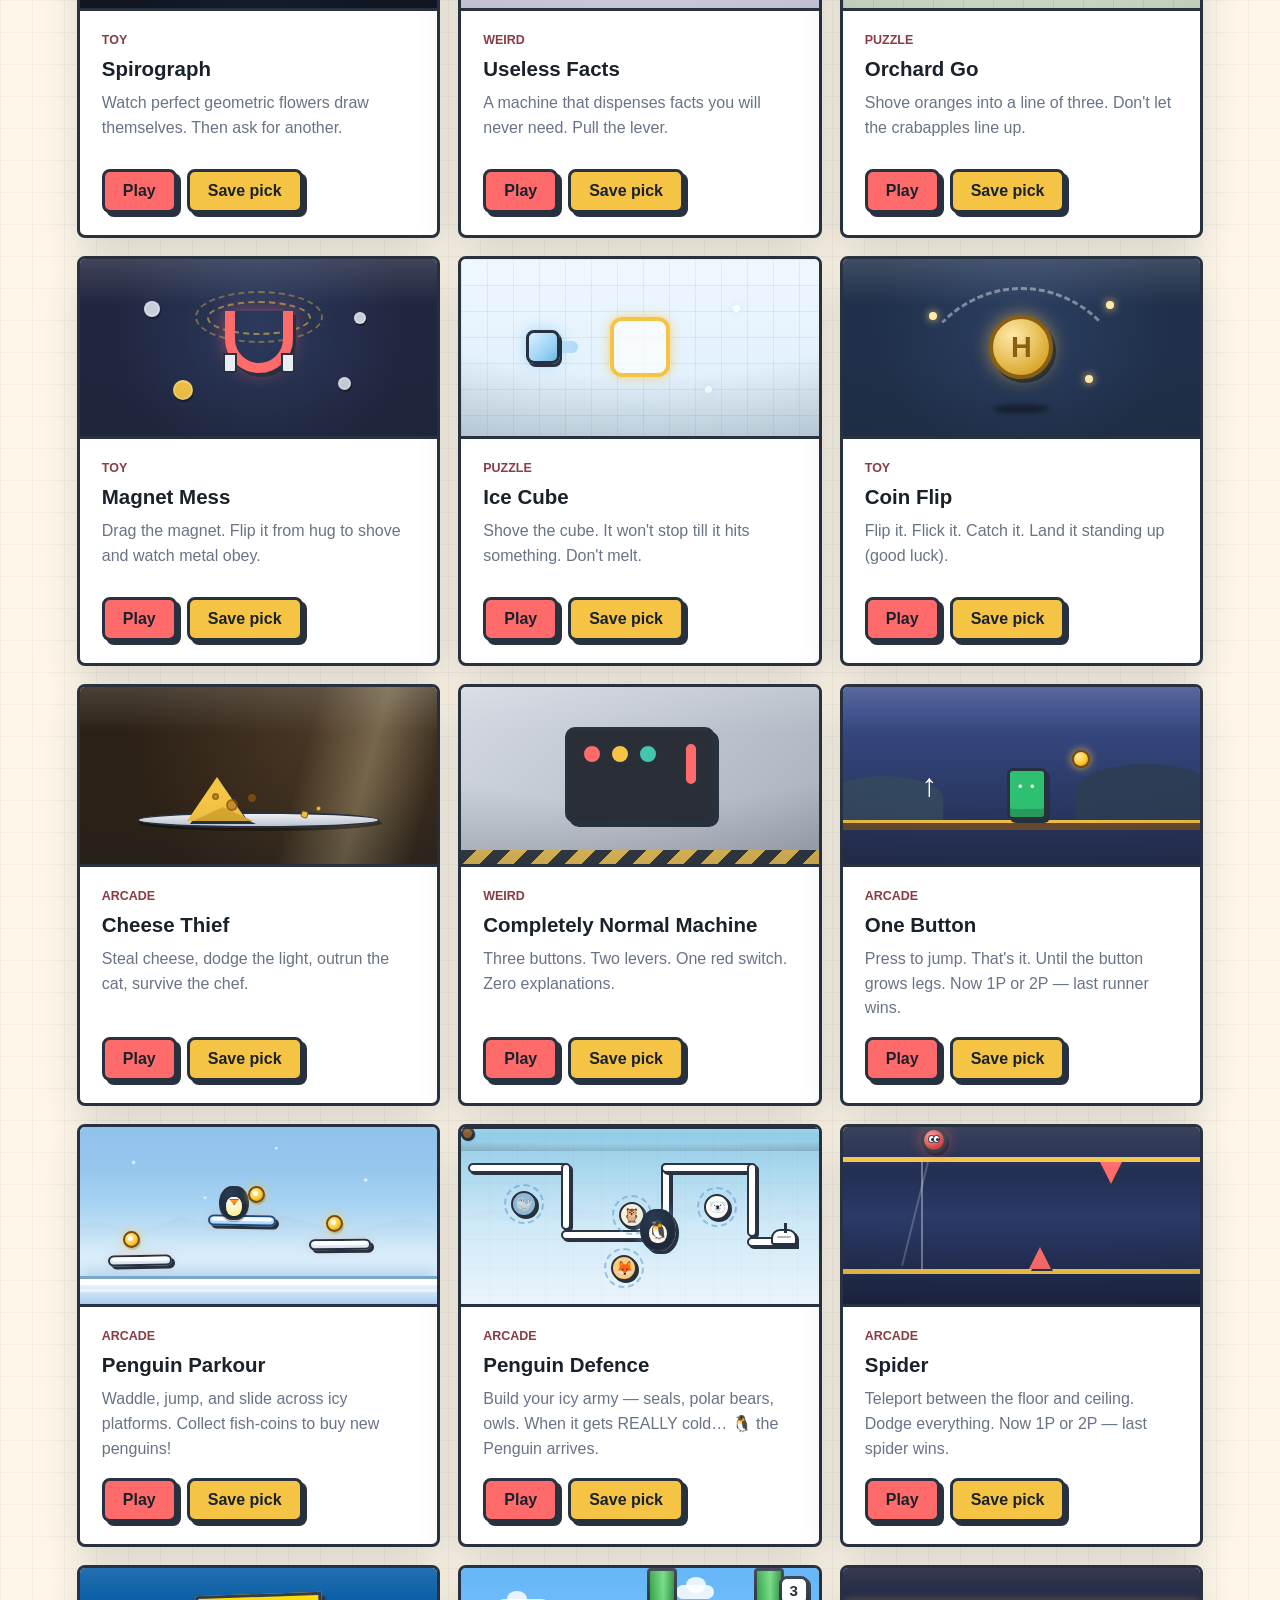
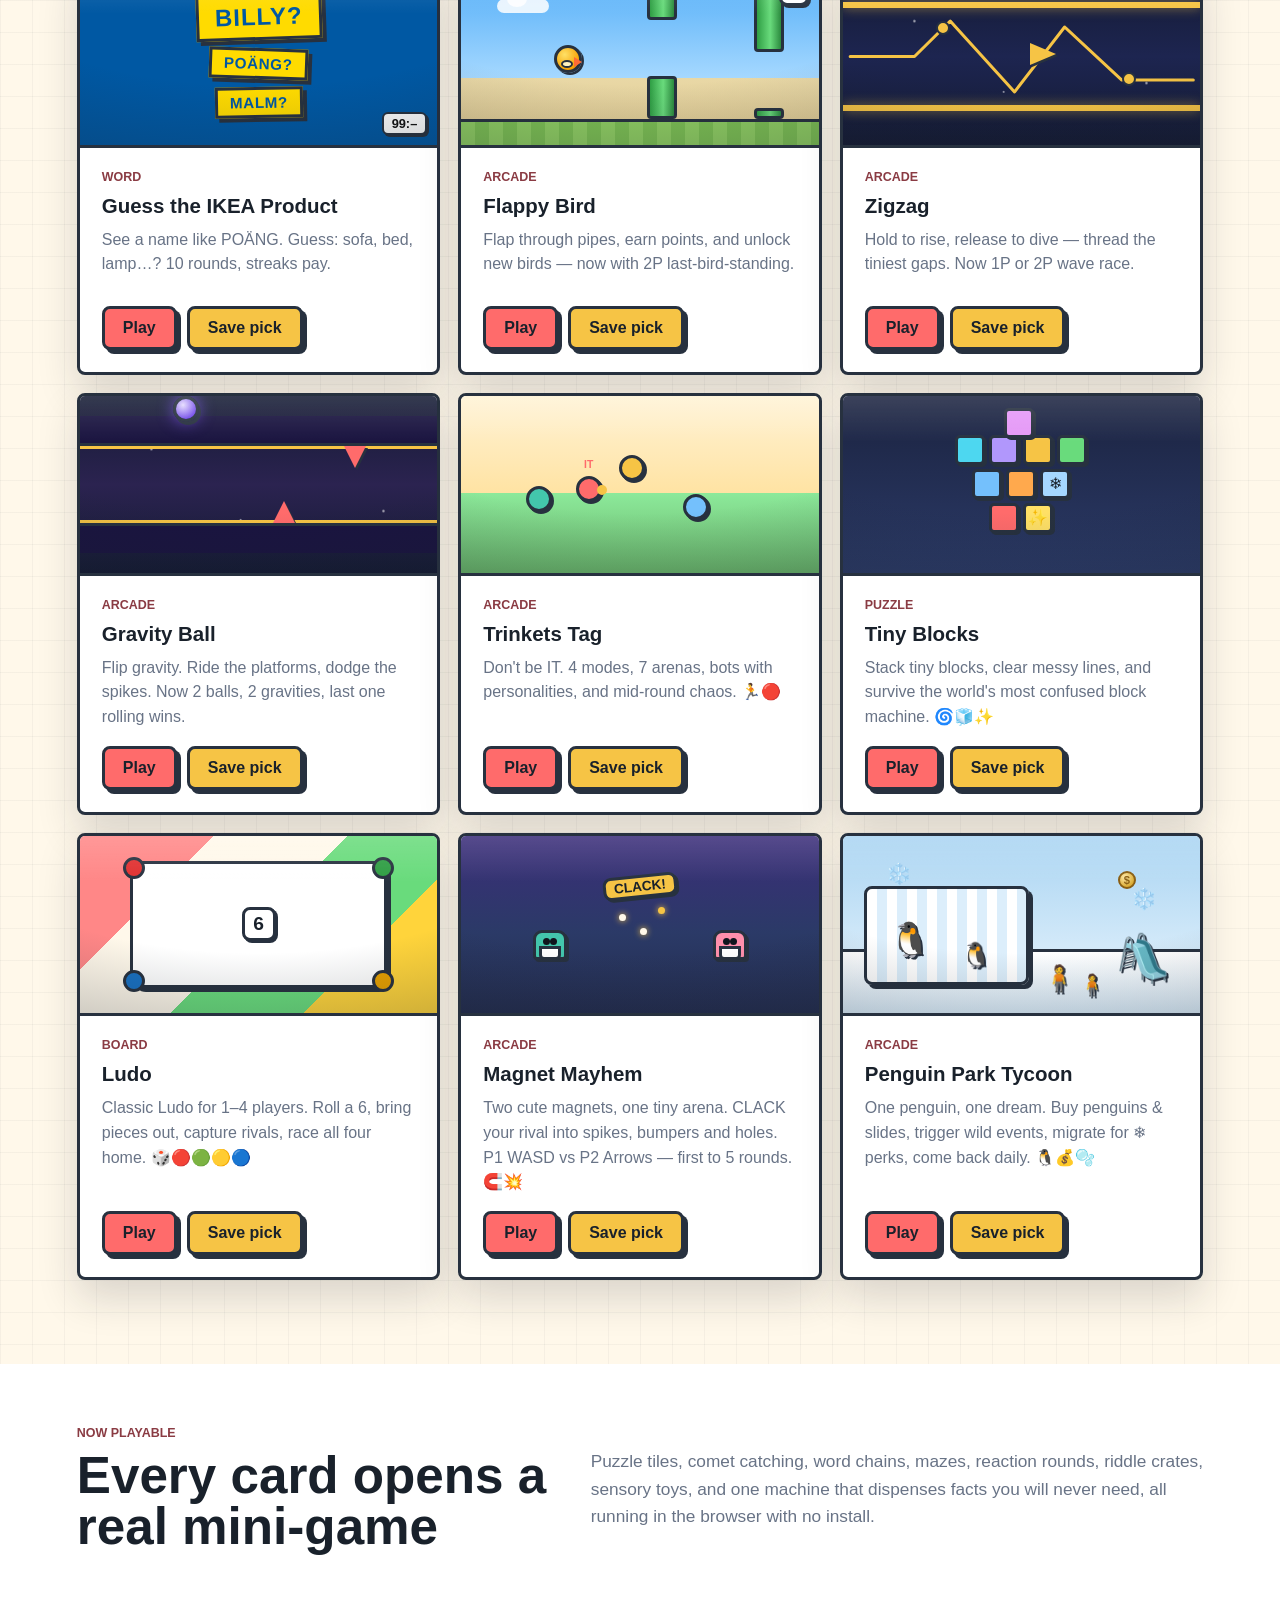
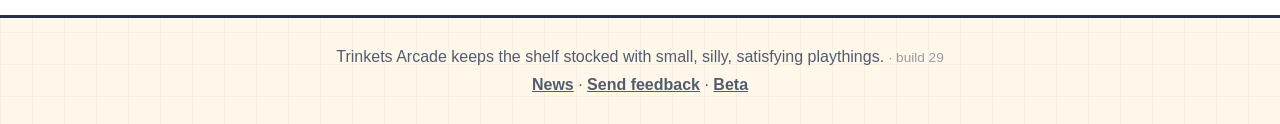
<file: embed.html>
<!DOCTYPE html>
<html lang="en">
  <head>
    <meta charset="UTF-8" />
    <meta name="viewport" content="width=device-width, initial-scale=1.0" />
    <title>Trinkets Arcade game</title>
    <meta name="theme-color" content="#fff8ea" />
    <link rel="icon" type="image/svg+xml" href="assets/favicon.svg" />
    <link rel="apple-touch-icon" sizes="180x180" href="assets/apple-touch-icon.png" />
    <link rel="apple-touch-icon" sizes="152x152" href="assets/apple-touch-icon-152x152.png" />
    <link rel="apple-touch-icon" sizes="120x120" href="assets/apple-touch-icon-120x120.png" />
    <meta name="apple-mobile-web-app-capable" content="yes" />
    <meta name="apple-mobile-web-app-title" content="Trinkets Arcade" />
    <meta name="apple-mobile-web-app-status-bar-style" content="default" />
    <meta name="mobile-web-app-capable" content="yes" />
    <meta name="trinkets-build" content="dev" />
    <link rel="stylesheet" href="https://fonts.googleapis.com/css2?family=Material+Symbols+Outlined:opsz,wght,FILL,GRAD@24,400,0,0" />
    <link rel="stylesheet" href="styles.css?v=29" />
    <link rel="stylesheet" href="penguin-tycoon.css?v=29" />
  </head>
  <body class="embed">
    <div class="small-screen-warning" role="alert"><span class="material-symbols-outlined" aria-hidden="true">warning</span> Trinkets Arcade is not supported on very small screens — please enlarge your window or rotate your device.</div>
    <span id="favoriteCount" hidden>0</span>
    <div class="game-modal" id="gameModal" aria-hidden="true">
      <div class="modal-panel" role="dialog" aria-modal="true" aria-labelledby="modalTitle">
        <header class="modal-header">
          <div>
            <p class="eyebrow" id="modalKicker">Mini-game</p>
            <h2 id="modalTitle">Game</h2>
          </div>
          <div class="modal-buttons">
            <button class="feedback-button" id="feedbackButton" type="button" title="Send feedback for this game" aria-label="Send feedback for this game"><span class="material-symbols-outlined">feedback</span></button>
            <button class="embed-button" id="embedButton" type="button" title="Copy embed code" aria-label="Copy embed code"><span class="material-symbols-outlined">code</span></button>
            <button class="close-button" id="closeGame" type="button" aria-label="Close game">x</button>
          </div>
        </header>
        <div class="game-shell" id="gameShell"></div>
      </div>
    </div>
    <div class="embed-caption" id="embedCaption" hidden>
      <span class="embed-stat" id="embedStat"></span>
      <a class="embed-link" href="./" target="_top">Trinkets Arcade</a>
    </div>
    <script src="script.js?v=29"></script>
    <script src="powder.js?v=7"></script>
    <script src="toys.js?v=9"></script>
    <script src="facts.js?v=6"></script>
    <script src="orchard.js?v=4"></script>
    <script src="curios.js?v=6"></script>
    <script src="penguin.js?v=10"></script>
    <script src="penguin-defence.js?v=10"></script>
    <script src="spider.js?v=1"></script>
    <script src="ikea.js?v=1"></script>
    <script src="flappy.js?v=1"></script>
    <script src="zigzag.js?v=1"></script>
    <script src="gravityball.js?v=1"></script>
    <script src="tetris.js?v=1"></script>
    <script src="tag.js?v=1"></script>
    <script src="ludo.js?v=1"></script>
    <script src="magnet-mayhem.js?v=1"></script>
    <script src="tile-engine.js?v=29"></script>
    <script src="penguin-tycoon.js?v=29"></script>
    <script src="leaderboards.js?v=10"></script>
    <script>
      (function bootEmbed() {
        const params = new URLSearchParams(location.search);
        const id = slugToGame(params.get("game") || "");
        if (!id || !showGame(id)) {
          location.replace("./");
          return;
        }
        document.title = document.querySelector("#modalTitle").textContent + " on Trinkets Arcade";
        document.querySelector("#embedCaption").hidden = false;
        const stat = document.querySelector("#embedStat");
        setInterval(() => {
          try {
            stat.textContent = embedStatText(JSON.parse(window.render_game_to_text()));
          } catch (err) {}
        }, 500);
      })();
    </script>
  </body>
</html>
</file>
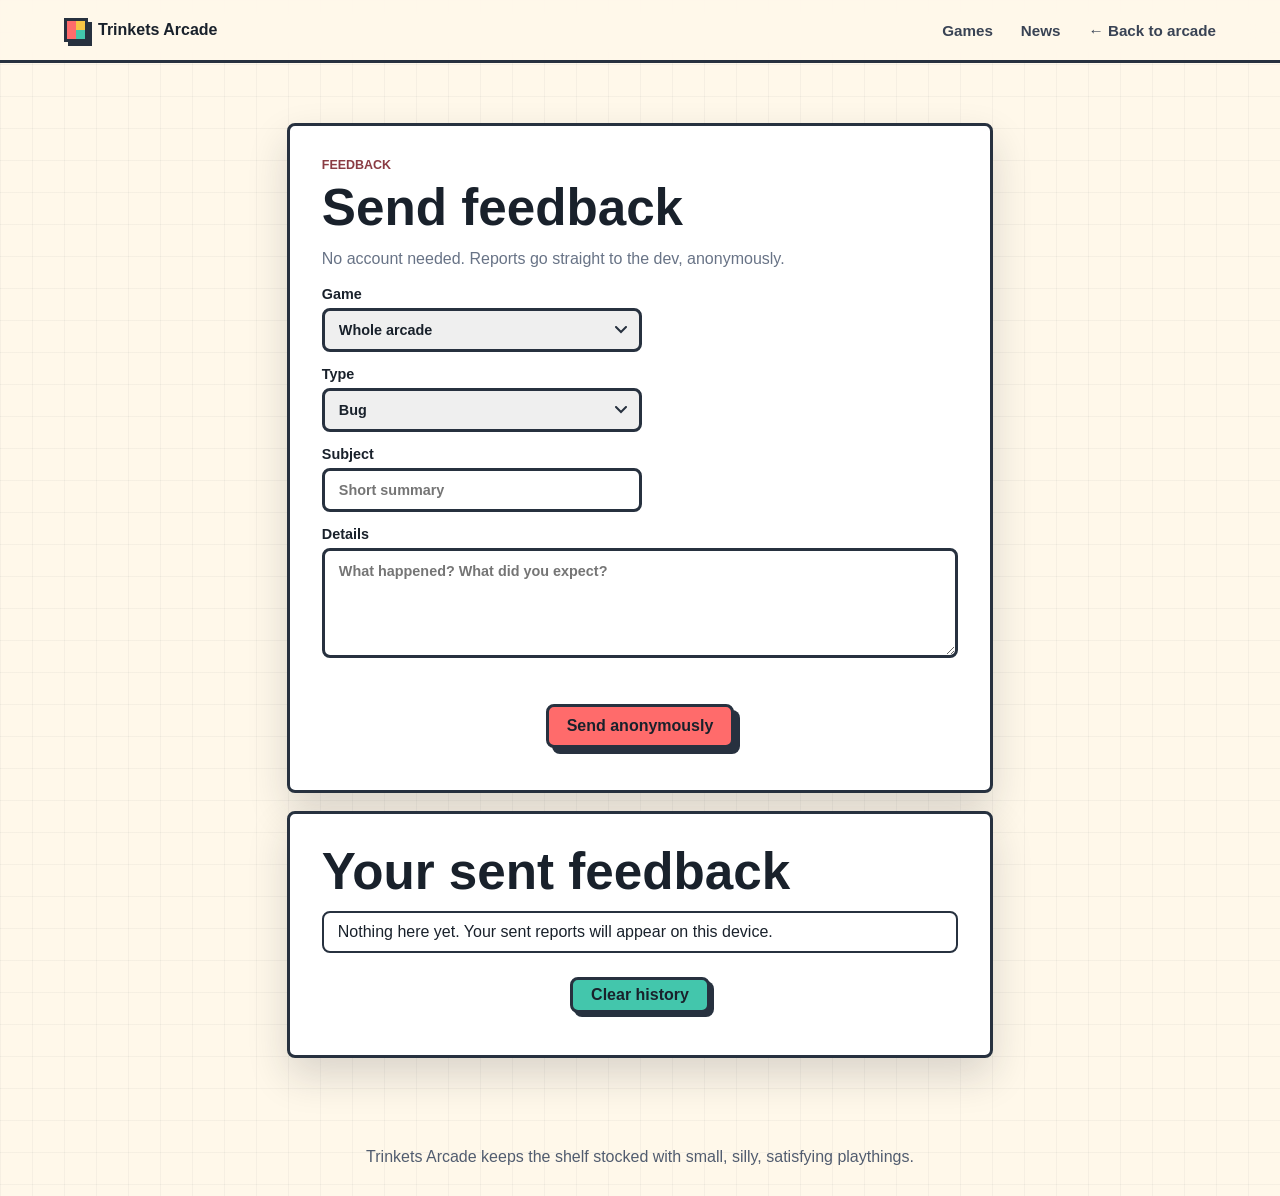
<file: feedback.html>
<!DOCTYPE html>
<html lang="en">
  <head>
    <meta charset="UTF-8" />
    <meta name="viewport" content="width=device-width, initial-scale=1.0" />
    <title>Feedback · Trinkets Arcade</title>
    <meta name="theme-color" content="#fff8ea" />
    <link rel="icon" type="image/svg+xml" href="assets/favicon.svg" />
    <link rel="apple-touch-icon" sizes="180x180" href="assets/apple-touch-icon.png" />
    <link rel="apple-touch-icon" sizes="152x152" href="assets/apple-touch-icon-152x152.png" />
    <link rel="apple-touch-icon" sizes="120x120" href="assets/apple-touch-icon-120x120.png" />
    <meta name="apple-mobile-web-app-capable" content="yes" />
    <meta name="apple-mobile-web-app-title" content="Trinkets Arcade" />
    <meta name="apple-mobile-web-app-status-bar-style" content="default" />
    <meta name="mobile-web-app-capable" content="yes" />
    <link rel="stylesheet" href="https://fonts.googleapis.com/css2?family=Material+Symbols+Outlined:opsz,wght,FILL,GRAD@24,400,0,0" />
    <link rel="stylesheet" href="styles.css?v=21" />
  </head>
  <body>
    <div class="small-screen-warning" role="alert"><span class="material-symbols-outlined" aria-hidden="true">warning</span> Trinkets Arcade is not supported on very small screens — please enlarge your window or rotate your device.</div>
    <header class="topbar">
      <a class="brand" href="./" aria-label="Trinkets Arcade home">
        <span class="brand-mark" aria-hidden="true"></span>
        <span>Trinkets Arcade</span>
      </a>
      <nav aria-label="Primary navigation">
        <a href="./#games">Games</a>
        <a href="news.html">News</a>
        <a href="./">← Back to arcade</a>
      </nav>
    </header>

    <main>
      <section class="feedback-wrap" aria-labelledby="feedback-title">
        <div class="feedback-card">
          <div>
            <p class="eyebrow">Feedback</p>
            <h2 id="feedback-title">Send feedback</h2>
          </div>
          <p class="feedback-sub">No account needed. Reports go straight to the dev, anonymously.</p>
          <label class="feedback-label">Game
            <select class="game-input feedback-select" id="fbGame">
              <option value="">Whole arcade</option>
              <option value="switchback">Switchback Tiles</option>
              <option value="comet">Comet Catch</option>
              <option value="forge">Four-Letter Forge</option>
              <option value="maze">Pocket Maze</option>
              <option value="bash">Button Bash</option>
              <option value="clue">Clue Crate</option>
              <option value="toybox">Toybox</option>
              <option value="thousand">2048</option>
              <option value="powder">Powder Sim</option>
              <option value="wrap">Bubble Wrap</option>
              <option value="zen">Zen Sand</option>
              <option value="gravity">Gravity Balls</option>
              <option value="spiro">Spirograph</option>
              <option value="facts">Useless Facts</option>
              <option value="orchard">Orchard Go</option>
              <option value="magnet">Magnet Mess</option>
              <option value="ice">Ice Cube</option>
              <option value="coin">Coin Flip</option>
              <option value="cheese">Cheese Thief</option>
              <option value="machine">Completely Normal Machine</option>
              <option value="onebutton">One Button</option>
              <option value="penguin">Penguin Parkour</option>
              <option value="defence">Penguin Defence</option>
              <option value="spider">Spider</option>
              <option value="ikea">Guess the IKEA Product</option>
              <option value="flappy">Flappy Bird</option>
              <option value="zigzag">Zigzag</option>
              <option value="gravityball">Gravity Ball</option>
              <option value="tinyblocks">Tiny Blocks</option>
              <option value="tag">Trinkets Tag</option>
              <option value="ludo">Ludo</option>
              <option value="mayhem">Magnet Mayhem</option>
              <option value="tycoon">Penguin Park Tycoon</option>
            </select>
          </label>
          <label class="feedback-label">Type
            <select class="game-input feedback-select" id="fbType">
              <option>Bug</option>
              <option>Idea</option>
              <option>Praise</option>
              <option>Other</option>
            </select>
          </label>
          <label class="feedback-label">Subject
            <input class="game-input" id="fbSubject" maxlength="80" autocomplete="off" placeholder="Short summary" />
          </label>
          <label class="feedback-label">Details
            <textarea class="game-textarea" id="fbDetails" rows="4" placeholder="What happened? What did you expect?"></textarea>
          </label>
          <p class="game-message" id="fbMsg"></p>
          <div class="game-actions">
            <button class="primary-button" id="fbSendAnon" type="button">Send anonymously</button>
          </div>
        </div>

        <div class="feedback-card">
          <h2>Your sent feedback</h2>
          <ul class="feedback-log" id="fbLog"></ul>
          <div class="game-actions">
            <button class="game-action" id="fbClear" type="button">Clear history</button>
          </div>
        </div>
      </section>
    </main>

    <footer>
      <p>Trinkets Arcade keeps the shelf stocked with small, silly, satisfying playthings.</p>
    </footer>

    <script src="feedback.js?v=4"></script>
    <script src="headers.js?v=1"></script>
  </body>
</html>
</file>
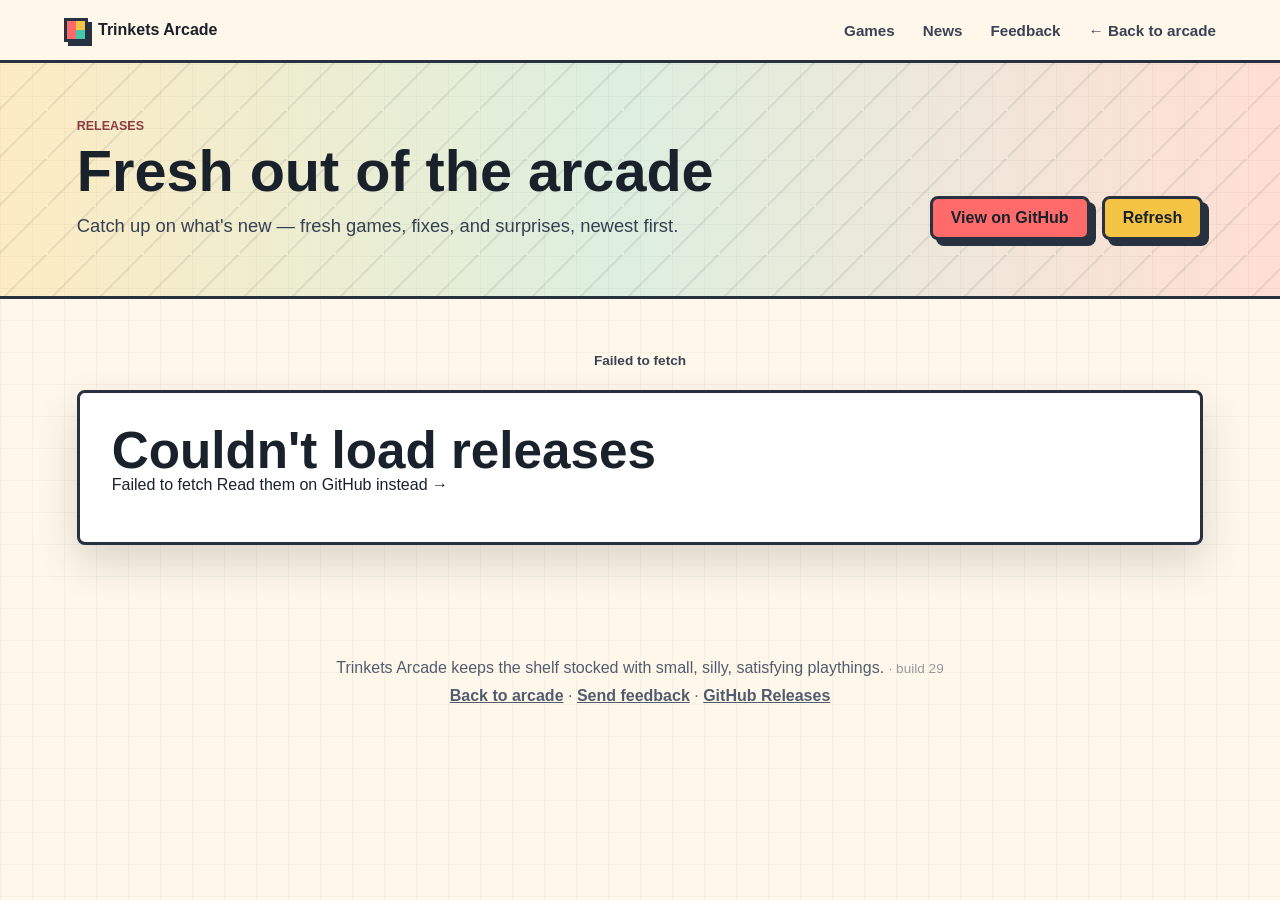
<file: news.html>
<!DOCTYPE html>
<html lang="en">
  <head>
    <meta charset="UTF-8" />
    <meta name="viewport" content="width=device-width, initial-scale=1.0" />
    <title>News · Trinkets Arcade</title>
    <meta name="theme-color" content="#fff8ea" />
    <meta name="description" content="Release notes and news from Trinkets Arcade — newest first." />
    <link rel="icon" type="image/svg+xml" href="assets/favicon.svg" />
    <link rel="apple-touch-icon" sizes="180x180" href="assets/apple-touch-icon.png" />
    <link rel="apple-touch-icon" sizes="152x152" href="assets/apple-touch-icon-152x152.png" />
    <link rel="apple-touch-icon" sizes="120x120" href="assets/apple-touch-icon-120x120.png" />
    <meta name="apple-mobile-web-app-capable" content="yes" />
    <meta name="apple-mobile-web-app-title" content="Trinkets Arcade" />
    <meta name="apple-mobile-web-app-status-bar-style" content="default" />
    <meta name="mobile-web-app-capable" content="yes" />
    <meta name="trinkets-build" content="dev" />
    <link rel="stylesheet" href="https://fonts.googleapis.com/css2?family=Material+Symbols+Outlined:opsz,wght,FILL,GRAD@24,400,0,0" />
    <link rel="stylesheet" href="styles.css?v=29" />
  </head>
  <body>
    <div class="small-screen-warning" role="alert"><span class="material-symbols-outlined" aria-hidden="true">warning</span> Trinkets Arcade is not supported on very small screens — please enlarge your window or rotate your device.</div>
    <header class="topbar">
      <a class="brand" href="./" aria-label="Trinkets Arcade home">
        <span class="brand-mark" aria-hidden="true"></span>
        <span>Trinkets Arcade</span>
      </a>
      <nav aria-label="Primary navigation">
        <a href="./#games">Games</a>
        <a href="news.html" aria-current="page">News</a>
        <a href="feedback.html">Feedback</a>
        <a href="./">← Back to arcade</a>
      </nav>
    </header>

    <main>
      <section class="news-hero" aria-labelledby="news-title">
        <div>
          <p class="eyebrow">Releases</p>
          <h1 id="news-title">Fresh out of the arcade</h1>
          <p class="news-sub">Catch up on what's new — fresh games, fixes, and surprises, newest first.</p>
        </div>
        <div class="news-hero-actions">
          <a class="primary-button" id="newsGitHubLink" href="https://github.com/cosmiccat9784/trinkets/releases">View on GitHub</a>
          <button class="secondary-button" id="newsRefresh" type="button">Refresh</button>
        </div>
      </section>

      <section class="news-wrap" aria-label="Release notes">
        <p class="game-message" id="newsStatus" role="status">Loading releases…</p>
        <div class="news-list" id="newsList"></div>
      </section>
    </main>

    <footer>
      <p>Trinkets Arcade keeps the shelf stocked with small, silly, satisfying playthings. <span class="build-tag" id="buildTag"></span></p>
      <p class="footer-links"><a href="./">Back to arcade</a> · <a href="feedback.html">Send feedback</a> · <a href="https://github.com/cosmiccat9784/trinkets/releases">GitHub Releases</a></p>
    </footer>

    <script src="news.js?v=29"></script>
    <script src="headers.js?v=1"></script>
  </body>
</html>
</file>
<file: styles.css>
.material-symbols-outlined {
  font-family: 'Material Symbols Outlined';
  font-weight: normal;
  font-style: normal;
  font-size: 24px;
  line-height: 1;
  letter-spacing: normal;
  text-transform: none;
  display: inline-block;
  white-space: nowrap;
  word-wrap: normal;
  direction: ltr;
  font-feature-settings: "liga";
  -webkit-font-smoothing: antialiased;
}

:root {
  color-scheme: light;
  --ink: #19212b;
  --paper: #fff8ea;
  --panel: #ffffff;
  --coral: #ff6b6b;
  --mint: #43c6ac;
  --gold: #f6c445;
  --sky: #4f8fcf;
  --plum: #6a4c93;
  --line: #27313f;
  --muted: #687386;
  --cream: #fbf3e2;
  --shadow: 0 18px 40px rgba(25, 33, 43, 0.16);
}

* {
  box-sizing: border-box;
}

[hidden] {
  display: none !important;
}

html {
  scroll-behavior: smooth;
}

body {
  margin: 0;
  min-width: 320px;
  background:
    linear-gradient(90deg, rgba(25, 33, 43, 0.04) 1px, transparent 1px),
    linear-gradient(rgba(25, 33, 43, 0.04) 1px, transparent 1px),
    var(--paper);
  background-size: 32px 32px;
  color: var(--ink);
  font-family: "Trebuchet MS", "Segoe UI", sans-serif;
}

.small-screen-warning {
  display: none;
  position: fixed;
  top: 0;
  left: 0;
  right: 0;
  z-index: 40;
  align-items: center;
  justify-content: center;
  gap: 8px;
  padding: 10px 14px;
  background: var(--coral);
  color: #fff;
  border-bottom: 3px solid var(--line);
  font-weight: 900;
  font-size: 0.85rem;
  line-height: 1.4;
  text-align: center;
}

.small-screen-warning .material-symbols-outlined {
  font-size: 20px;
  flex: 0 0 auto;
}

@media (max-width: 359px), (max-height: 479px) {
  .small-screen-warning {
    display: flex;
  }
}

button,
a {
  font: inherit;
}

button {
  touch-action: manipulation;
}

input[type="range"] {
  touch-action: pan-y;
}

a {
  color: inherit;
  text-decoration: none;
}

.topbar {
  position: sticky;
  top: 0;
  z-index: 10;
  display: flex;
  align-items: center;
  justify-content: space-between;
  gap: 20px;
  padding: 18px clamp(18px, 5vw, 72px);
  background: rgba(255, 248, 234, 0.9);
  border-bottom: 3px solid var(--line);
  backdrop-filter: blur(12px);
  -webkit-backdrop-filter: blur(12px);
}

.brand,
nav {
  display: flex;
  align-items: center;
}

.brand {
  gap: 10px;
  font-weight: 800;
}

.brand-mark {
  width: 24px;
  height: 24px;
  background:
    linear-gradient(90deg, var(--coral) 0 50%, transparent 50%),
    linear-gradient(var(--gold) 0 50%, var(--mint) 50%);
  border: 3px solid var(--line);
  box-shadow: 4px 4px 0 var(--line);
}

nav {
  gap: clamp(12px, 3vw, 28px);
  color: #394354;
  font-size: 0.95rem;
  font-weight: 700;
}

nav a:hover,
nav a:focus-visible {
  color: var(--coral);
}

main {
  overflow: hidden;
}

.hero {
  display: grid;
  grid-template-columns: minmax(0, 1fr) minmax(280px, 520px);
  align-items: center;
  gap: clamp(24px, 5vw, 72px);
  min-height: calc(100vh - 75px);
  min-height: calc(100dvh - 75px);
  padding: clamp(32px, 7vw, 86px) clamp(18px, 6vw, 88px);
  border-bottom: 3px solid var(--line);
  background:
    linear-gradient(135deg, transparent 0 46%, rgba(25, 33, 43, 0.08) 46% 50%, transparent 50%),
    linear-gradient(90deg, rgba(246, 196, 69, 0.24), rgba(67, 198, 172, 0.18) 48%, rgba(255, 107, 107, 0.18));
  background-size: 48px 48px, auto;
}

.hero-copy {
  max-width: 690px;
}

.eyebrow,
.tag {
  margin: 0 0 10px;
  color: #8a3b43;
  font-size: 0.78rem;
  font-weight: 900;
  text-transform: uppercase;
}

h1,
h2,
h3,
p {
  margin-top: 0;
}

h1 {
  max-width: 780px;
  margin-bottom: 20px;
  font-size: clamp(2.6rem, 8vw, 6.6rem);
  line-height: 0.95;
}

h2 {
  margin-bottom: 0;
  font-size: clamp(2rem, 4vw, 3.6rem);
  line-height: 1;
}

h3 {
  margin-bottom: 10px;
  font-size: 1.28rem;
}

.hero p:not(.eyebrow) {
  max-width: 620px;
  color: #354052;
  font-size: clamp(1rem, 1.7vw, 1.25rem);
  line-height: 1.65;
}

.hero-actions {
  display: flex;
  flex-wrap: wrap;
  align-items: center;
  gap: 14px;
  margin-top: 30px;
}

.primary-button,
.secondary-button,
.icon-button,
.filter,
.save-button,
.play-button,
.close-button,
.game-action,
.choice-button,
.maze-control,
.bash-button,
.pipe-tile {
  display: inline-flex;
  align-items: center;
  justify-content: center;
  min-height: 44px;
  border: 3px solid var(--line);
  border-radius: 8px;
  color: var(--ink);
  font-weight: 900;
  cursor: pointer;
  transition: transform 160ms ease, box-shadow 160ms ease, background 160ms ease;
}

.primary-button,
.secondary-button,
.save-button,
.play-button,
.game-action {
  padding: 0 18px;
}

.primary-button {
  background: var(--coral);
  box-shadow: 6px 6px 0 var(--line);
}

.secondary-button {
  padding: 0 18px;
  background: var(--gold);
  box-shadow: 6px 6px 0 var(--line);
}


.primary-button:hover,
.secondary-button:hover,
.filter:hover,
.save-button:hover,
.play-button:hover,
.close-button:hover,
.game-action:hover,
.choice-button:hover,
.maze-control:hover,
.bash-button:hover,
.pipe-tile:hover {
  transform: translate(-2px, -2px);
}

.primary-button:focus-visible,
.secondary-button:focus-visible,
.icon-button:focus-visible,
.filter:focus-visible,
.save-button:focus-visible,
.play-button:focus-visible,
.close-button:focus-visible,
.game-action:focus-visible,
.choice-button:focus-visible,
.maze-control:focus-visible,
.bash-button:focus-visible,
.pipe-tile:focus-visible,

.game-input:focus-visible {
  outline: 4px solid rgba(79, 143, 207, 0.45);
  outline-offset: 3px;
}

.hero-art {
  width: min(100%, 520px);
  min-height: 280px;
  justify-self: center;
  filter: drop-shadow(18px 22px 0 rgba(25, 33, 43, 0.16));
}

.quick-stats,
.library,
.play-zone,
footer {
  padding-inline: clamp(18px, 6vw, 88px);
}

.quick-stats {
  display: grid;
  grid-template-columns: repeat(4, minmax(0, 1fr));
  gap: 0;
  background: var(--ink);
  color: white;
  border-bottom: 3px solid var(--line);
}

.quick-stats div {
  display: grid;
  gap: 4px;
  padding: 24px 18px;
  border-right: 2px solid rgba(255, 255, 255, 0.16);
}

.quick-stats div:last-child {
  border-right: 0;
}

.quick-stats strong {
  color: var(--gold);
  font-size: clamp(1.6rem, 4vw, 2.5rem);
  line-height: 1;
}

.quick-stats span {
  color: #d7dde8;
  font-size: 0.92rem;
}

.library,
.play-zone {
  padding-top: clamp(46px, 7vw, 84px);
  padding-bottom: clamp(46px, 7vw, 84px);
}

.section-heading {
  display: flex;
  align-items: end;
  justify-content: space-between;
  gap: 24px;
  margin-bottom: 28px;
}

.section-heading.compact {
  align-items: center;
}

.filters {
  display: flex;
  flex-wrap: wrap;
  gap: 10px;
}

.filter {
  min-width: 74px;
  padding: 0 14px;
  background: white;
  box-shadow: 4px 4px 0 var(--line);
}

.filter.active {
  background: var(--mint);
}

.view-toggle .material-symbols-outlined {
  font-size: 20px;
}

.view-toggle .view-toggle-label {
  margin-left: 6px;
}

/* ── Tester panel (beta only, carries data-beta itself) ── */
.tester {
  padding: clamp(28px, 5vw, 48px) clamp(18px, 6vw, 88px);
  background: #efe7fb;
  border-bottom: 3px solid var(--line);
}

.tester h2 {
  margin-bottom: 8px;
}

.tester-sub {
  margin: 4px 0 0;
  color: #354052;
  font-weight: 700;
}

.tester-list {
  display: grid;
  gap: 8px;
  max-width: 720px;
  margin: 16px 0 0;
  padding: 0;
  list-style: none;
}

.tester-row {
  display: flex;
  align-items: center;
  justify-content: space-between;
  gap: 10px;
  padding: 8px 12px;
  background: #fff;
  border: 3px solid var(--line);
  border-radius: 8px;
  box-shadow: 3px 3px 0 var(--line);
  font-weight: 900;
}

.tester-actions {
  display: flex;
  flex-wrap: wrap;
  gap: 12px;
  margin-top: 16px;
}

.tester-play {
  min-height: 36px;
  font-size: 0.85rem;
}

/* ── Beta mode: unreleased stuff (data-beta) is stripped for visitors ── */
.beta-banner {
  display: flex;
  flex-wrap: wrap;
  align-items: center;
  justify-content: center;
  gap: 10px;
  padding: 10px 18px;
  background: var(--plum);
  border-bottom: 3px solid var(--line);
  color: #fff;
  font-weight: 900;
  text-align: center;
}

/* ── Announcement headers (headers.js): the same bar as beta, carousel inside ── */
.announce-banner {
  gap: 10px 12px;
  background: var(--coral);
}

.announce-viewport {
  flex: 1 1 auto;
  min-width: min(220px, 100%);
  transition: opacity 160ms ease;
}

.announce-viewport.is-fading {
  opacity: 0;
}

.announce-text {
  overflow-wrap: anywhere;
}

a.announce-text {
  color: #fff;
  text-decoration: underline;
  text-underline-offset: 2px;
}

a.announce-text:hover,
a.announce-text:focus-visible {
  color: var(--gold);
}

.announce-close {
  min-width: 0;
  min-height: 0;
  width: 34px;
  height: 34px;
  padding: 0;
  font-size: 1.1rem;
  line-height: 1;
}

/* ── Shelf list view ── */
.game-grid.list-view {
  grid-template-columns: 1fr;
}

.game-grid.list-view .game-card {
  grid-template-columns: 132px 1fr;
  grid-template-rows: none;
  min-height: 0;
}

.game-grid.list-view .game-art {
  min-height: 132px;
  border-bottom: none;
  border-right: 3px solid var(--line);
  overflow: hidden;
}

.game-grid.list-view .game-content {
  padding: 14px 16px;
}

.game-grid.list-view .game-content p:not(.tag) {
  display: none;
}

.game-grid {
  display: grid;
  grid-template-columns: repeat(3, minmax(0, 1fr));
  gap: 18px;
}

.game-card {
  display: grid;
  grid-template-rows: 180px 1fr;
  overflow: hidden;
  min-height: 410px;
  background: var(--panel);
  border: 3px solid var(--line);
  border-radius: 8px;
  box-shadow: var(--shadow);
}

.game-card.hidden {
  display: none;
}

.game-art {
  position: relative;
  min-height: 180px;
  border-bottom: 3px solid var(--line);
}

.tile-art {
  display: grid;
  grid-template-columns: repeat(3, 36px);
  grid-template-rows: repeat(3, 36px);
  gap: 3px;
  padding: 12px;
  background: var(--cream);
  justify-content: center;
}

.tile-art span {
  border: 2px solid var(--line);
  border-radius: 5px;
  box-shadow: 2px 2px 0 var(--line);
}

.ta-s { background: var(--gold); animation: tile-sweep 3s ease-in-out infinite; }
.ta-e { background: var(--gold); animation: tile-sweep 3s ease-in-out infinite 1.5s; }
.ta-p { background: white; animation: tile-wave 3s ease-in-out infinite; }
.ta-p:nth-child(2) { animation-delay: 0.2s; }
.ta-p:nth-child(3) { animation-delay: 0.4s; }
.ta-p:nth-child(4) { animation-delay: 0.6s; }
.ta-p:nth-child(5) { animation-delay: 0.8s; }
.ta-p:nth-child(6) { animation-delay: 1s; }
.ta-p:nth-child(7) { animation-delay: 1.2s; }
.ta-p:nth-child(8) { animation-delay: 1.4s; }

.comet-art {
  background: #0f1729;
  overflow: hidden;
}

.comet-star {
  position: absolute;
  width: 5px;
  height: 5px;
  background: white;
  border-radius: 50%;
  animation: twinkle 2s ease-in-out infinite;
}
.comet-star.sm { width: 3px; height: 3px; opacity: 0.6; }
.comet-star:nth-child(2) { animation-delay: 0.4s; animation-duration: 2.5s; }
.comet-star:nth-child(3) { animation-delay: 0.9s; animation-duration: 1.8s; }
.comet-star:nth-child(4) { animation-delay: 1.3s; animation-duration: 3s; }
.comet-star:nth-child(5) { animation-delay: 0.2s; animation-duration: 2.2s; }
.comet-star:nth-child(6) { animation-delay: 1.7s; animation-duration: 2.8s; }
.comet-star:nth-child(7) { animation-delay: 0.6s; animation-duration: 1.6s; }

.comet-spark {
  position: absolute;
  width: 8px;
  height: 8px;
  background: var(--coral);
  border-radius: 50%;
  box-shadow: 0 0 8px var(--coral), 0 0 16px rgba(255, 107, 107, 0.6);
  z-index: 4;
  animation: spark-blink 1.5s ease-in-out infinite;
}
.comet-spark + .comet-spark { animation-delay: 0.7s; }

.comet-glow {
  position: absolute;
  width: 60px;
  height: 60px;
  border-radius: 50%;
  background: radial-gradient(circle, rgba(246, 196, 69, 0.3) 0%, transparent 70%);
  top: 50%;
  left: 55%;
  transform: translate(-50%, -50%);
  z-index: 1;
  animation: glow-pulse 5s ease-in-out infinite;
}

.comet-flyer {
  position: absolute;
  top: 50%;
  left: 55%;
  width: 28px;
  height: 28px;
  transform: translate(-50%, -50%);
  z-index: 3;
}

.comet-body {
  position: absolute;
  width: 28px;
  height: 28px;
  background: var(--gold);
  border: 3px solid var(--line);
  border-radius: 50%;
  top: 50%;
  left: 50%;
  transform: translate(-50%, -50%);
  box-shadow: 4px 4px 0 var(--line), 0 0 12px var(--gold);
}

.comet-trail {
  position: absolute;
  width: 90px;
  height: 8px;
  background: linear-gradient(to left, var(--gold), rgba(246, 196, 69, 0.4), transparent);
  top: 50%;
  right: 50%;
  transform-origin: right center;
  transform: translateY(-50%) rotate(-18deg);
  border-radius: 4px;
  opacity: 0.8;
}

.comet-trail.trail-2 {
  width: 50px;
  height: 5px;
  background: linear-gradient(to left, rgba(246, 196, 69, 0.5), transparent);
  top: calc(50% + 5px);
  right: 50%;
  transform-origin: right center;
  transform: translateY(-50%) rotate(-22deg);
  opacity: 0.5;
}

.word-art {
  display: grid;
  grid-template-columns: repeat(4, 54px);
  place-content: center;
  gap: 8px;
  background: #e7f4dc;
}

.word-art span {
  display: grid;
  place-items: center;
  height: 58px;
  background: white;
  border: 3px solid var(--line);
  box-shadow: 4px 4px 0 var(--line);
  font-weight: 900;
  animation: letter-wave 2.5s ease-in-out infinite;
}
.word-art span:nth-child(1) { animation-delay: 0s; }
.word-art span:nth-child(2) { animation-delay: 0.2s; }
.word-art span:nth-child(3) { animation-delay: 0.4s; }
.word-art span:nth-child(4) { animation-delay: 0.6s; }

.maze-art {
  display: grid;
  grid-template-columns: repeat(7, 34px);
  grid-template-rows: repeat(4, 34px);
  place-content: center;
  gap: 6px;
  background: var(--gold);
}

.maze-art span {
  display: grid;
  place-items: center;
  background: white;
  border: 3px solid var(--line);
  box-shadow: 3px 3px 0 var(--line);
  font-weight: 900;
}

.maze-art .maze-thumb-wall {
  background: var(--ink);
}

.maze-art .maze-thumb-player {
  background: var(--coral);
  color: white;
  font-size: 1.2rem;
  animation: player-pulse 1.5s ease-in-out infinite;
}

.maze-art .maze-thumb-key-cell {
  background: var(--gold);
  color: var(--ink);
  font-size: 1.2rem;
  animation: key-wobble 2s ease-in-out infinite;
}

.maze-art .maze-thumb-exit-cell {
  background: var(--mint);
  color: white;
  font-size: 1.2rem;
}

.maze-thumb-icon {
  font-size: 1.4rem;
  line-height: 1;
  color: white;
  pointer-events: none;
}

.paddle-art {
  display: grid;
  grid-template-columns: repeat(3, 54px);
  place-content: center;
  gap: 10px;
  background: #fde6ed;
}

.paddle-art span {
  display: grid;
  place-items: center;
  height: 42px;
  background: white;
  border: 3px solid var(--line);
  box-shadow: 4px 4px 0 var(--line);
  font-weight: 900;
  animation: btn-light 3s ease-in-out infinite;
}
.paddle-art span:nth-child(1) { animation-delay: 0s; }
.paddle-art span:nth-child(2) { animation-delay: 0.3s; }
.paddle-art span:nth-child(3) { animation-delay: 0.6s; }
.paddle-art span:nth-child(4) { animation-delay: 0.9s; }
.paddle-art span:nth-child(5) { animation-delay: 1.2s; }
.paddle-art span:nth-child(6) { animation-delay: 1.5s; }
.paddle-art span:nth-child(7) { animation-delay: 1.8s; }
.paddle-art span:nth-child(8) { animation-delay: 2.1s; }
.paddle-art span:nth-child(9) { animation-delay: 2.4s; }

.clue-art {
  display: grid;
  place-items: center;
  background: #e7e3fa;
}

.clue-art span {
  position: absolute;
  border: 3px solid var(--line);
  box-shadow: 5px 5px 0 var(--line);
}

.clue-art .crate-lid {
  width: 156px;
  height: 34px;
  top: 44px;
  background: var(--gold);
  transform: rotate(-3deg);
  transform-origin: left center;
  animation: lid-bob 3s ease-in-out infinite;
}

.clue-art .crate-body {
  display: grid;
  place-items: center;
  width: 132px;
  height: 86px;
  top: 78px;
  background:
    linear-gradient(135deg, transparent 0 45%, rgba(25, 33, 43, 0.18) 46% 54%, transparent 55%),
    var(--coral);
  color: white;
  font-size: 2.7rem;
  font-weight: 900;
  animation: crate-glow 3s ease-in-out infinite;
}

.clue-art .crate-lock {
  width: 36px;
  height: 28px;
  top: 120px;
  background: var(--mint);
  animation: lock-wiggle 2s ease-in-out infinite;
}

.game-content {
  display: flex;
  flex-direction: column;
  padding: 22px;
}

.game-content p:not(.tag) {
  color: var(--muted);
  line-height: 1.55;
}

.card-actions {
  display: flex;
  flex-wrap: wrap;
  gap: 10px;
  margin-top: auto;
}

.play-button {
  background: var(--coral);
  box-shadow: 4px 4px 0 var(--line);
}

.save-button {
  background: var(--gold);
  box-shadow: 4px 4px 0 var(--line);
}

.save-button.saved {
  background: var(--mint);
}

.play-zone {
  background: #f2efe8;
  border-top: 3px solid var(--line);
  border-bottom: 3px solid var(--line);
}

.how-to-play {
  display: grid;
  grid-template-columns: minmax(0, 0.8fr) minmax(260px, 1fr);
  gap: 24px;
  align-items: center;
  padding: clamp(34px, 6vw, 62px) clamp(18px, 6vw, 88px);
  background: white;
  border-bottom: 3px solid var(--line);
}

.how-to-play p:last-child {
  margin: 0;
  color: var(--muted);
  font-size: 1.08rem;
  line-height: 1.6;
}

body.modal-open {
  overflow: hidden;
}

.game-modal {
  position: fixed;
  inset: 0;
  z-index: 20;
  display: none;
  align-items: stretch;
  justify-content: stretch;
  padding: 0;
  background: rgba(25, 33, 43, 0.72);
}

.game-modal.open {
  display: flex;
}

.modal-panel {
  width: 100%;
  max-width: 100%;
  height: 100vh;
  height: 100dvh;
  max-height: 100vh;
  max-height: 100dvh;
  overflow: auto;
  overscroll-behavior: contain;
  background: var(--paper);
  border: 0;
  border-radius: 0;
  box-shadow: none;
}

.modal-header {
  position: sticky;
  top: 0;
  z-index: 5;
  display: flex;
  justify-content: space-between;
  gap: 20px;
  padding: 22px;
  background: white;
  border-bottom: 3px solid var(--line);
}

.modal-header h2 {
  font-size: clamp(1.8rem, 4vw, 3rem);
}

.close-button {
  flex: 0 0 auto;
  width: 44px;
  height: 44px;
  background: var(--gold);
  box-shadow: 4px 4px 0 var(--line);
  text-transform: uppercase;
}

.modal-buttons {
  display: flex;
  gap: 10px;
  align-items: flex-start;
  flex: 0 0 auto;
}

.embed-button {
  display: inline-flex;
  align-items: center;
  justify-content: center;
  flex: 0 0 auto;
  width: 44px;
  height: 44px;
  background: var(--mint);
  border: 3px solid var(--line);
  border-radius: 8px;
  box-shadow: 4px 4px 0 var(--line);
  color: var(--ink);
  font-weight: 900;
  cursor: pointer;
  transition: transform 160ms ease, box-shadow 160ms ease;
}

.embed-button:hover {
  transform: translate(-2px, -2px);
}

.embed-button .material-symbols-outlined {
  font-size: 22px;
}

.feedback-button {
  display: inline-flex;
  align-items: center;
  justify-content: center;
  flex: 0 0 auto;
  width: 44px;
  height: 44px;
  background: var(--sky);
  border: 3px solid var(--line);
  border-radius: 8px;
  box-shadow: 4px 4px 0 var(--line);
  color: #fff;
  font-weight: 900;
  cursor: pointer;
  transition: transform 160ms ease, box-shadow 160ms ease;
}

.feedback-button:hover {
  transform: translate(-2px, -2px);
}

.feedback-button .material-symbols-outlined {
  font-size: 22px;
}

/* In-game feedback popup (attached to .modal-panel, not .game-layout) */
.fb-popup {
  position: absolute;
  inset: 0;
  z-index: 6;
  display: grid;
  place-items: center;
  padding: 16px;
  background: rgba(25, 33, 43, 0.6);
}

.fb-popup[hidden] {
  display: none !important;
}

.fb-popup-card {
  width: min(480px, 100%);
  max-height: 100%;
  overflow: auto;
  display: grid;
  gap: 12px;
  padding: 20px;
  background: var(--paper);
  border: 3px solid var(--line);
  border-radius: 12px;
  box-shadow: 8px 8px 0 rgba(0, 0, 0, 0.35);
}

.fb-popup-head {
  display: flex;
  align-items: flex-start;
  justify-content: space-between;
  gap: 12px;
}

.fb-popup-head h3 {
  margin: 4px 0 0;
  font-size: 1.4rem;
  line-height: 1.2;
}

.fb-popup-head .eyebrow {
  margin: 0;
}

.fb-popup-x {
  flex: 0 0 auto;
  width: 36px;
  height: 36px;
  background: var(--gold);
  border: 3px solid var(--line);
  border-radius: 8px;
  box-shadow: 3px 3px 0 var(--line);
  font-weight: 900;
  cursor: pointer;
  font-size: 1rem;
  line-height: 1;
}

.fb-popup-x:hover {
  transform: translate(-1px, -1px);
}

.fb-popup-label {
  display: grid;
  gap: 6px;
  font-size: 0.9rem;
  font-weight: 900;
}

.fb-popup-msg {
  min-height: 1.2em;
  margin: 0;
  font-size: 0.85rem;
  font-weight: 800;
  color: #394354;
}

body.embed {
  min-width: 0;
  background: var(--paper);
}

.embed .game-modal {
  position: static;
  display: block;
  padding: 0;
  background: transparent;
}

.embed .modal-panel {
  width: 100%;
  max-width: 100%;
  height: auto;
  min-height: 100dvh;
  max-height: none;
  margin: 0;
  border: 0;
  border-radius: 0;
  box-shadow: none;
}

.embed .close-button {
  display: none;
}

.embed-caption {
  position: fixed;
  left: 50%;
  bottom: 10px;
  transform: translateX(-50%);
  display: flex;
  gap: 10px;
  align-items: center;
  max-width: calc(100vw - 20px);
  padding: 8px 14px;
  overflow: hidden;
  background: var(--ink);
  border-radius: 999px;
  color: #fff;
  font-size: 0.8rem;
  font-weight: 800;
  white-space: nowrap;
  z-index: 30;
  pointer-events: none;
}

.embed-caption .embed-link {
  pointer-events: auto;
  color: var(--gold);
  text-decoration: underline;
}

.embed-stat:empty {
  display: none;
}

.mag-canvas,
.cheese-canvas {
  display: block;
  width: min(100%, 720px);
  aspect-ratio: 3 / 2;
  margin: 0 auto;
  border: 3px solid var(--line);
  border-radius: 12px;
  box-shadow: 8px 8px 0 var(--line);
  cursor: pointer;
  touch-action: none;
}

.mag-canvas {
  background: #20263f;
}

.cheese-canvas {
  background: #4a3524;
  cursor: grab;
}

.coin-canvas {
  display: block;
  width: min(100%, 720px, calc((100dvh - 420px) * 12 / 7));
  aspect-ratio: 12 / 7;
  margin: 0 auto;
  border: 3px solid var(--line);
  border-radius: 12px;
  background: #20304a;
  box-shadow: 8px 8px 0 var(--line);
  cursor: pointer;
  touch-action: none;
}

.coin-stats {
  display: grid;
  grid-template-columns: repeat(auto-fit, minmax(90px, 1fr));
  gap: 8px;
  width: min(100%, 560px);
  margin: 0 auto;
  padding: 8px 10px;
  background: white;
  border: 3px solid var(--line);
  border-radius: 8px;
  box-shadow: 4px 4px 0 var(--line);
}

.coin-stat {
  display: grid;
  gap: 2px;
  text-align: center;
}

.coin-stat strong {
  font-size: 1.2rem;
}

.coin-stat span {
  color: var(--muted);
  font-size: 0.75rem;
  font-weight: 800;
}

.ice-grid {
  position: relative;
  display: grid;
  grid-template-columns: repeat(6, minmax(0, 1fr));
  gap: 6px;
  width: min(100%, 360px, max(220px, calc(100dvh - 560px)));
  margin: 0 auto;
  padding: 6px;
  justify-self: center;
  touch-action: none;
  user-select: none;
  -webkit-user-select: none;
}

.ice-ghost {
  position: absolute;
  z-index: 2;
  display: grid;
  place-items: center;
  pointer-events: none;
}

.ice-cell {
  display: grid;
  place-items: center;
  aspect-ratio: 1;
  border-radius: 10px;
}

.ice-cell.f {
  background: #fffdf6;
  border: 2px solid rgba(39, 49, 63, 0.14);
}

.ice-cell.w {
  background: var(--ink);
}

.ice-cell.t {
  background: #fff8ea;
  border: 3px solid var(--gold);
  box-shadow: 0 0 10px rgba(246, 196, 69, 0.6);
}

.ice-cube {
  width: 72%;
  height: 72%;
  border-radius: 10px;
  background: linear-gradient(135deg, #d8f1ff 0%, #9fd4f5 60%, #6cb8e8 100%);
  border: 3px solid var(--line);
  transition: transform 0.15s ease;
}

.ice-cube.landed {
  box-shadow: 0 0 0 3px var(--gold), 0 0 16px var(--gold);
}

.nm-panel {
  display: grid;
  gap: 12px;
  justify-items: center;
  width: min(100%, 560px);
  margin: 0 auto;
  padding: 16px;
  background: linear-gradient(135deg, #d4d9e1 0%, #a9b0bc 100%);
  border: 3px solid var(--line);
  border-radius: 12px;
  box-shadow: 6px 6px 0 var(--line);
  text-align: center;
}

.nm-readout {
  min-height: 52px;
  display: grid;
  place-items: center;
  padding: 8px 12px;
  background: #101418;
  border: 3px solid var(--line);
  border-radius: 8px;
  color: #7dff9a;
  font-family: monospace;
  font-size: 0.95rem;
  font-weight: 700;
  text-align: center;
}

.nm-readout.error {
  color: #ff8080;
}

.nm-meter {
  height: 22px;
  background: #2a2f37;
  border: 3px solid var(--line);
  border-radius: 99px;
  overflow: hidden;
}

.nm-meter-fill {
  height: 100%;
  width: 12%;
  background: linear-gradient(90deg, var(--gold), var(--coral));
  transition: width 0.3s ease;
}

.nm-controls {
  display: grid;
  grid-template-columns: repeat(6, minmax(44px, 1fr));
  gap: 10px;
  align-items: center;
  justify-items: center;
  justify-content: center;
  width: 100%;
  max-width: 480px;
  margin: 0 auto;
}

.nm-btn {
  aspect-ratio: 1;
  border-radius: 50%;
  border: 3px solid var(--line);
  box-shadow: 0 5px 0 rgba(25, 33, 43, 0.55);
  font-size: 1.2rem;
  font-weight: 900;
  cursor: pointer;
  transition: transform 0.08s, box-shadow 0.08s;
}

.nb-a { background: var(--coral); color: #fff; }
.nb-b { background: var(--gold); color: var(--ink); }
.nb-c { background: var(--sky); color: #fff; }

.nm-btn.pressed {
  transform: translateY(4px);
  box-shadow: 0 1px 0 rgba(25, 33, 43, 0.55);
}

.nm-lever {
  grid-row: span 1;
  height: 64px;
  border-radius: 10px;
  border: 3px solid var(--line);
  background: linear-gradient(180deg, #8b93a1 0 50%, #565d68 50% 100%);
  color: #fff;
  font-weight: 900;
  cursor: pointer;
  box-shadow: 0 5px 0 rgba(25, 33, 43, 0.55);
  transition: transform 0.08s, box-shadow 0.08s;
}

.nm-lever.up {
  background: linear-gradient(180deg, #565d68 0 50%, var(--mint) 50% 100%);
  transform: translateY(3px);
  box-shadow: 0 2px 0 rgba(25, 33, 43, 0.55);
}

.nm-switch {
  aspect-ratio: 1;
  border-radius: 12px;
  border: 3px solid var(--line);
  background: radial-gradient(circle at 35% 30%, #ff9a9a, #d62828 70%);
  color: #fff;
  font-size: 1.6rem;
  font-weight: 900;
  cursor: pointer;
  box-shadow: 0 5px 0 #7a1010;
  transition: transform 0.08s, box-shadow 0.08s;
}

.nm-switch:active {
  transform: translateY(4px);
  box-shadow: 0 1px 0 #7a1010;
}

.nm-topline {
  display: flex;
  justify-content: center;
  flex-wrap: wrap;
  gap: 10px 22px;
  font-size: 0.85rem;
  font-weight: 800;
  color: #2b3547;
  text-align: center;
}

.magnet-art {
  position: relative;
  background: #20263f;
  overflow: hidden;
}

.magnet-thumb {
  position: absolute;
  left: calc(50% - 21px);
  top: calc(50% - 21px);
  width: 42px;
  height: 42px;
  border-radius: 50%;
  border: 3px solid rgba(255, 255, 255, 0.2);
  animation: magnet-wiggle 2.4s ease-in-out infinite;
}

.magnet-red {
  background: var(--coral);
}

.magnet-dot {
  position: absolute;
  border-radius: 50%;
  background: #c7cfdb;
  border: 2px solid rgba(255, 255, 255, 0.25);
}

.md1 { width: 16px; height: 16px; left: 18%; top: 24%; animation: magnet-orbit 3s ease-in-out infinite; }
.md2 { width: 12px; height: 12px; right: 20%; top: 30%; animation: magnet-orbit 3s ease-in-out infinite 0.7s; }
.md3 { width: 20px; height: 20px; left: 26%; bottom: 20%; background: var(--gold); animation: magnet-orbit 3s ease-in-out infinite 1.3s; }
.md4 { width: 13px; height: 13px; right: 24%; bottom: 26%; animation: magnet-orbit 3s ease-in-out infinite 1.9s; }

@keyframes magnet-wiggle {
  0%, 100% { transform: rotate(-8deg); }
  50% { transform: rotate(8deg); }
}

@keyframes magnet-orbit {
  0%, 100% { transform: translate(0, 0); }
  50% { transform: translate(10px, -12px); }
}

.ice-art {
  position: relative;
  background: #dceefb;
  overflow: hidden;
}

.ice-target {
  position: absolute;
  left: calc(50% - 30px);
  top: calc(50% - 30px);
  width: 60px;
  height: 60px;
  border-radius: 12px;
  border: 4px solid var(--gold);
  box-shadow: 0 0 12px rgba(246, 196, 69, 0.7);
}

.ice-cube-thumb {
  position: absolute;
  left: 18%;
  top: calc(50% - 17px);
  width: 34px;
  height: 34px;
  border-radius: 8px;
  background: linear-gradient(135deg, #d8f1ff 0%, #9fd4f5 60%, #6cb8e8 100%);
  border: 3px solid var(--line);
  animation: ice-slide 2.8s ease-in-out infinite;
}

@keyframes ice-slide {
  0%, 100% { transform: translateX(0); }
  50% { transform: translateX(46px); }
}

.coin-art {
  display: grid;
  place-items: center;
  background: #20304a;
}

.coin-thumb {
  display: grid;
  place-items: center;
  width: 64px;
  height: 64px;
  border-radius: 50%;
  background: radial-gradient(circle at 35% 30%, #ffe9a8, #d9a92f 75%);
  border: 4px solid #8a5f14;
  color: #8a5f14;
  font-size: 1.8rem;
  font-weight: 900;
  animation: coin-flip 1.6s ease-in-out infinite;
}

@keyframes coin-flip {
  0%, 100% { transform: scaleX(1); }
  50% { transform: scaleX(0.15); }
}

.cheese-art {
  position: relative;
  background: #2c2116;
  overflow: hidden;
}

.cheese-wedge {
  position: absolute;
  left: 30%;
  bottom: 24%;
  width: 0;
  height: 0;
  border-left: 30px solid transparent;
  border-right: 30px solid transparent;
  border-bottom: 44px solid var(--gold);
  filter: drop-shadow(3px 3px 0 var(--line));
  animation: cheese-bob 2.2s ease-in-out infinite;
}

.cheese-beam {
  position: absolute;
  right: 0;
  top: 0;
  width: 45%;
  height: 140%;
  background: linear-gradient(105deg, transparent 20%, rgba(255, 240, 180, 0.28) 50%, transparent 80%);
  animation: beam-sweep 3.4s ease-in-out infinite;
}

@keyframes cheese-bob {
  0%, 100% { transform: translateY(0) rotate(-4deg); }
  50% { transform: translateY(-8px) rotate(4deg); }
}

@keyframes beam-sweep {
  0%, 100% { transform: translateX(18px); }
  50% { transform: translateX(-18px); }
}

.machine-art {
  display: grid;
  place-items: center;
  background: linear-gradient(135deg, #d4d9e1 0%, #a9b0bc 100%);
}

.machine-panel-thumb {
  position: relative;
  width: 150px;
  height: 96px;
  background: #2a2f37;
  border: 3px solid var(--line);
  border-radius: 10px;
  box-shadow: 4px 4px 0 var(--line);
}

.machine-dot {
  position: absolute;
  top: 14px;
  width: 20px;
  height: 20px;
  border-radius: 50%;
  border: 2px solid var(--line);
}

.machine-dot.m1 { left: 14px; background: var(--coral); animation: machine-blink 1.8s ease-in-out infinite; }
.machine-dot.m2 { left: 42px; background: var(--gold); animation: machine-blink 1.8s ease-in-out infinite 0.6s; }
.machine-dot.m3 { left: 70px; background: var(--mint); animation: machine-blink 1.8s ease-in-out infinite 1.2s; }

.machine-lever {
  position: absolute;
  right: 14px;
  top: 12px;
  width: 14px;
  height: 44px;
  background: var(--coral);
  border: 2px solid var(--line);
  border-radius: 7px;
  transform-origin: bottom center;
  animation: lever-rock 2.4s ease-in-out infinite;
}

@keyframes machine-blink {
  0%, 100% { opacity: 1; }
  50% { opacity: 0.35; }
}

@keyframes lever-rock {
  0%, 100% { transform: rotate(-14deg); }
  50% { transform: rotate(14deg); }
}

.one-canvas {
  display: block;
  width: min(100%, 720px, calc((100dvh - 420px) * 3 / 2));
  aspect-ratio: 3 / 2;
  margin: 0 auto;
  border: 3px solid var(--line);
  border-radius: 12px;
  box-shadow: 8px 8px 0 var(--line);
  cursor: pointer;
  touch-action: none;
  background: #2b3a67;
}

.one-press {
  width: 100%;
  min-height: 64px;
  font-size: 1.4rem;
  background: var(--gold);
}

.one-decoy {
  min-height: 48px;
  padding: 0 16px;
  font-size: 1rem;
  background: var(--gold);
  opacity: 0.85;
}

.tshake {
  animation: tshake 0.3s linear infinite;
}

@keyframes tshake {
  0% { transform: translate(0, 0); }
  25% { transform: translate(-2px, 1px); }
  50% { transform: translate(2px, -1px); }
  75% { transform: translate(-1px, -2px); }
  100% { transform: translate(1px, 2px); }
}

.one-art {
  position: relative;
  background: #2b3a67;
  overflow: hidden;
}

.one-floor {
  position: absolute;
  left: 0;
  right: 0;
  bottom: 34px;
  height: 10px;
  background: #6b4a2f;
  border-top: 3px solid var(--gold);
}

.one-block {
  position: absolute;
  left: 46%;
  bottom: 44px;
  width: 40px;
  height: 52px;
  background: #2fbf71;
  border: 3px solid var(--line);
  border-radius: 6px;
}

.one-arrow {
  position: absolute;
  left: 22%;
  bottom: 60px;
  color: #fff;
  font-size: 2rem;
  font-weight: 900;
  animation: one-hop 1.2s ease-in-out infinite;
}

@keyframes one-hop {
  0%, 100% { transform: translateY(0); }
  50% { transform: translateY(-18px); }
}

.spider-canvas {
  display: block;
  width: min(100%, 720px, max(280px, calc((100dvh - 460px) * 3 / 2)));
  aspect-ratio: 3 / 2;
  margin: 0 auto;
  justify-self: center;
  border: 3px solid var(--line);
  border-radius: 12px;
  box-shadow: 8px 8px 0 var(--line);
  cursor: pointer;
  touch-action: none;
  background: #1b2340;
}

.spider-art {
  position: relative;
  background: linear-gradient(180deg, #1b2340 0%, #2b3a67 50%, #1b2340 100%);
  overflow: hidden;
}

.spider-art-floor,
.spider-art-ceil {
  position: absolute;
  left: 0;
  right: 0;
  height: 5px;
  background: var(--gold);
}

.spider-art-floor { bottom: 30px; }
.spider-art-ceil { top: 30px; }

.spider-art-spider {
  position: absolute;
  left: 22%;
  width: 26px;
  height: 26px;
  border-radius: 50%;
  background: radial-gradient(circle at 35% 30%, #ff8f8f, #e14b4b 75%);
  border: 3px solid var(--line);
  animation: spider-swap 1.8s ease-in-out infinite;
}

.spider-art-spike {
  position: absolute;
  width: 0;
  height: 0;
  border-left: 11px solid transparent;
  border-right: 11px solid transparent;
}

.spider-art-spike.up {
  bottom: 35px;
  border-bottom: 22px solid var(--coral);
  filter: drop-shadow(2px 2px 0 var(--line));
}

.spider-art-spike.down {
  top: 35px;
  border-top: 22px solid var(--coral);
  filter: drop-shadow(2px 2px 0 var(--line));
}

.spider-art-spike.s1 { left: 52%; }
.spider-art-spike.s2 { left: 72%; }

@keyframes spider-swap {
  0%, 100% { bottom: 38px; top: auto; }
  50% { top: 38px; bottom: auto; }
}

.flappy-canvas {
  display: block;
  width: min(100%, 720px, max(280px, calc((100dvh - 460px) * 3 / 2)));
  justify-self: center;
  aspect-ratio: 3 / 2;
  margin: 0 auto;
  border: 3px solid var(--line);
  border-radius: 12px;
  box-shadow: 8px 8px 0 var(--line);
  cursor: pointer;
  touch-action: none;
  background: #4dabf7;
}

.flappy-art {
  position: relative;
  background: linear-gradient(180deg, #4dabf7 0%, #a5d8ff 62%, #e9d8a6 62%, #dfc98f 100%);
  overflow: hidden;
}

.flappy-art-pipe {
  position: absolute;
  width: 30px;
  background: linear-gradient(90deg, #2f9e44 0%, #69db7c 55%, #2b8a3e 100%);
  border: 3px solid var(--line);
  border-radius: 4px;
}

.flappy-art-pipe.top.p1 { left: 52%; top: 0; height: 52px; }
.flappy-art-pipe.bottom.p1 { left: 52%; top: 108px; bottom: 26px; height: auto; }
.flappy-art-pipe.top.p2 { left: 82%; top: 0; height: 84px; }
.flappy-art-pipe.bottom.p2 { left: 82%; top: 140px; bottom: 26px; height: auto; }

.flappy-art-bird {
  position: absolute;
  left: 26%;
  top: 44%;
  width: 28px;
  height: 28px;
  border-radius: 50%;
  background: radial-gradient(circle at 35% 30%, #ffe066, #f59f00 75%);
  border: 3px solid var(--line);
  box-shadow: 2px 2px 0 var(--line);
  animation: flappy-bob 1.4s ease-in-out infinite;
  z-index: 3;
}

.flappy-art-bird::after {
  content: "";
  position: absolute;
  right: -3px;
  top: 9px;
  border-left: 8px solid #ff6b35;
  border-top: 5px solid transparent;
  border-bottom: 5px solid transparent;
}

.flappy-wing {
  position: absolute;
  left: 4px;
  top: 12px;
  width: 12px;
  height: 8px;
  background: #fff3bf;
  border: 2px solid var(--line);
  border-radius: 50%;
  animation: flappy-wing 0.5s ease-in-out infinite alternate;
}

@keyframes flappy-wing {
  from { transform: rotate(-12deg) scaleY(1); }
  to { transform: rotate(14deg) scaleY(0.6); }
}

.flappy-art-cloud {
  position: absolute;
  height: 14px;
  border-radius: 999px;
  background: rgba(255, 255, 255, 0.85);
  animation: flappy-cloud 7s linear infinite;
}
.flappy-art-cloud.c1 { width: 52px; left: 10%; top: 18%; }
.flappy-art-cloud.c2 { width: 38px; left: 60%; top: 10%; animation-delay: 2.5s; }
.flappy-art-cloud::after {
  content: "";
  position: absolute;
  left: 10px;
  top: -8px;
  width: 20px;
  height: 16px;
  border-radius: 50%;
  background: rgba(255, 255, 255, 0.85);
}
@keyframes flappy-cloud {
  from { transform: translateX(0); }
  to { transform: translateX(-70px); }
}
.flappy-art-ground {
  position: absolute;
  left: 0;
  right: 0;
  bottom: 0;
  height: 26px;
  background: repeating-linear-gradient(90deg, #8fce62 0 14px, #7cbf53 14px 28px);
  border-top: 3px solid var(--line);
}
.flappy-art-score {
  position: absolute;
  right: 10px;
  top: 8px;
  min-width: 30px;
  height: 30px;
  display: grid;
  place-items: center;
  padding: 0 6px;
  background: white;
  border: 3px solid var(--line);
  border-radius: 8px;
  box-shadow: 2px 2px 0 var(--line);
  font-weight: 900;
  font-size: 0.95rem;
  z-index: 4;
}

@keyframes flappy-bob {
  0%, 100% { transform: translateY(0); }
  50% { transform: translateY(-12px); }
}

.zigzag-canvas {
  display: block;
  width: min(100%, 720px, max(280px, calc((100dvh - 460px) * 3 / 2)));
  justify-self: center;
  aspect-ratio: 3 / 2;
  margin: 0 auto;
  border: 3px solid var(--line);
  border-radius: 12px;
  box-shadow: 8px 8px 0 var(--line);
  cursor: pointer;
  touch-action: none;
  background: #141a33;
}

.zigzag-art {
  position: relative;
  background: linear-gradient(180deg, #141a33 0%, #1d2550 50%, #141a33 100%);
  overflow: hidden;
}

.zigzag-art-wall {
  position: absolute;
  left: 0;
  right: 0;
  height: 6px;
  background: var(--gold);
  box-shadow: 0 0 12px rgba(246,196,69,0.55);
}

.zigzag-art-wall.top { top: 34px; }

.zigzag-art-wall.bottom { bottom: 34px; }

.zigzag-art-trail {
  position: absolute;
  inset: 0;
  width: 100%;
  height: 100%;
}

.zigzag-art-trail polyline {
  fill: none;
  stroke: var(--gold);
  stroke-width: 3;
  stroke-linejoin: round;
  stroke-linecap: round;
  vector-effect: non-scaling-stroke;
}

.zigzag-art-plane {
  position: absolute;
  left: calc(56% - 13px);
  top: calc(49% - 11px);
  width: 0;
  height: 0;
  border-top: 11px solid transparent;
  border-bottom: 11px solid transparent;
  border-left: 26px solid var(--gold);
  filter: drop-shadow(2px 2px 0 var(--line));
  animation: zigzag-drift 1.6s ease-in-out infinite;
}

.zigzag-art-coin {
  position: absolute;
  width: 14px;
  height: 14px;
  border-radius: 50%;
  background: var(--gold);
  border: 2px solid var(--line);
}

.zigzag-art-coin.c1 { left: calc(28% - 7px); top: calc(34% - 7px); }
.zigzag-art-coin.c2 { left: calc(80% - 7px); top: calc(63% - 7px); }

@keyframes zigzag-drift {
  0%, 100% { transform: translateY(-8px); }
  50% { transform: translateY(8px); }
}

.zg-shop {
  display: flex;
  flex-wrap: wrap;
  justify-content: center;
  gap: 8px;
}

.zg-skin {
  display: inline-flex;
  align-items: center;
  gap: 6px;
  min-height: 36px;
  padding: 0 10px;
  font-size: 0.8rem;
  font-weight: 800;
  background: white;
  border: 3px solid var(--line);
  border-radius: 8px;
  box-shadow: 3px 3px 0 var(--line);
  cursor: pointer;
  touch-action: manipulation;
}

.zg-skin .dot {
  width: 14px;
  height: 14px;
  border-radius: 50%;
  border: 2px solid var(--line);
  flex: none;
}

.zg-skin.selected {
  background: var(--gold);
}

.zg-skin.locked {
  opacity: 0.8;
}

.gravball-canvas {
  display: block;
  width: min(100%, 720px, max(280px, calc((100dvh - 460px) * 3 / 2)));
  justify-self: center;
  aspect-ratio: 3 / 2;
  margin: 0 auto;
  border: 3px solid var(--line);
  border-radius: 12px;
  box-shadow: 8px 8px 0 var(--line);
  cursor: pointer;
  touch-action: none;
  background: #141a33;
}

.gravball-art {
  position: relative;
  background: linear-gradient(180deg, #141a33 0%, #2b2350 50%, #141a33 100%);
  overflow: hidden;
}

.gravball-art-rail {
  position: absolute;
  left: 0;
  right: 0;
  height: 30px;
  background: #1a1440;
  border: 3px solid var(--line);
}

.gravball-art-rail.top {
  top: 20px;
  border-left: none;
  border-right: none;
  border-top: none;
  box-shadow: 0 3px 0 var(--gold);
}

.gravball-art-rail.bottom {
  bottom: 20px;
  border-left: none;
  border-right: none;
  border-bottom: none;
  box-shadow: 0 -3px 0 var(--gold);
}

.gravball-art-spike {
  position: absolute;
  width: 0;
  height: 0;
  border-left: 11px solid transparent;
  border-right: 11px solid transparent;
  filter: drop-shadow(2px 2px 0 var(--line));
}

.gravball-art-spike.k1 {
  left: 54%;
  bottom: 50px;
  border-bottom: 22px solid var(--coral);
}

.gravball-art-spike.k2 {
  left: 74%;
  top: 50px;
  border-top: 22px solid var(--coral);
}

.gravball-art-ball {
  position: absolute;
  left: 26%;
  width: 26px;
  height: 26px;
  border-radius: 50%;
  background: radial-gradient(circle at 35% 30%, #e5dbff, #7048e8 75%);
  border: 3px solid var(--line);
  animation: gravball-bounce 1.4s ease-in-out infinite;
}

@keyframes gravball-bounce {
  0%, 100% { top: 30%; }
  50% { top: calc(70% - 26px); }
}

.flappy-shop {
  display: flex;
  flex-wrap: wrap;
  justify-content: center;
  gap: 8px;
}

.fl-skin {
  display: inline-flex;
  align-items: center;
  gap: 6px;
  min-height: 36px;
  padding: 0 10px;
  font-size: 0.8rem;
  font-weight: 800;
  background: white;
  border: 3px solid var(--line);
  border-radius: 8px;
  box-shadow: 3px 3px 0 var(--line);
  cursor: pointer;
  touch-action: manipulation;
}

.fl-skin .dot {
  width: 14px;
  height: 14px;
  border-radius: 50%;
  border: 2px solid var(--line);
  flex: none;
}

.fl-skin.selected {
  background: var(--gold);
}

.fl-skin.locked {
  opacity: 0.8;
}

.fl-cheat-overlay {
  position: fixed;
  top: 10px;
  left: 50%;
  transform: translateX(-50%);
  z-index: 30;
  width: min(380px, calc(100vw - 36px));
  pointer-events: none;
}

.fl-cheat-box {
  width: 100%;
  background: var(--paper);
  border: 3px solid var(--line);
  border-radius: 8px;
  box-shadow: 8px 8px 0 rgba(0, 0, 0, 0.35);
  padding: 14px 16px;
  display: grid;
  gap: 10px;
  pointer-events: auto;
}

.fl-cheat-text {
  margin: 0;
  font-weight: 900;
  font-size: 1.05rem;
  text-align: center;
}

.fl-cheat-row {
  display: flex;
  gap: 10px;
  justify-content: center;
}

.fl-cheat-center {
  justify-content: center;
}

.fl-cheat-head {
  display: flex;
  align-items: center;
  gap: 8px;
  font-size: 0.95rem;
}

.fl-cheat-close {
  margin-left: auto;
  width: 28px;
  height: 28px;
  background: var(--coral);
  border: 2px solid var(--line);
  border-radius: 6px;
  box-shadow: 2px 2px 0 var(--line);
  font-size: 1rem;
  font-weight: 900;
  cursor: pointer;
  line-height: 1;
  flex: none;
}

.fl-cheat-input {
  flex: 1;
  min-width: 0;
  width: auto;
}

.fl-cheat-feedback {
  margin: 0;
  font-weight: 800;
  font-size: 0.85rem;
  min-height: 1.2em;
  text-align: center;
}

/* ── Penguin Parkour ── */
.penguin-art {
  position: relative;
  background: linear-gradient(180deg, #7fb8e8 0%, #a9d4f2 45%, #d8ecfa 72%, #eef6fd 100%);
  overflow: hidden;
}
.penguin-art::before {
  content: "";
  position: absolute;
  left: -10%;
  right: -10%;
  top: 38%;
  height: 42%;
  background: linear-gradient(180deg, rgba(25,33,43,0.12) 0%, transparent 60%);
  clip-path: polygon(0 55%, 12% 35%, 22% 50%, 32% 30%, 44% 48%, 56% 28%, 70% 50%, 85% 32%, 100% 52%, 100% 100%, 0 100%);
  opacity: 0.55;
}
.penguin-art-ice {
  position: absolute;
  left: 0;
  right: 0;
  bottom: 0;
  height: 28px;
  background: linear-gradient(180deg, #ffffff 0%, #d6e9f7 45%, #a9cdf0 100%);
  border-top: 3px solid #7aa7c7;
  box-shadow: 0 -6px 14px rgba(140, 190, 230, 0.55), inset 0 3px 0 rgba(255, 255, 255, 0.95);
  overflow: hidden;
}
.penguin-art-ice::before,
.penguin-art-ice::after {
  content: "";
  position: absolute;
  left: 0;
  right: 0;
  height: 3px;
  background: #ffffff;
  opacity: 0.9;
}
.penguin-art-ice::before { top: 3px; animation: lava-gleam 2.2s ease-in-out infinite; }
.penguin-art-ice::after { top: 10px; background: rgba(255,255,255,0.5); animation: lava-gleam 2.2s ease-in-out infinite 0.6s; }
.penguin-art-platform {
  position: absolute;
  background: linear-gradient(180deg, #eef6ff 0%, #d6e2ef 100%);
  border: 2px solid var(--line);
  border-radius: 6px;
  box-shadow: 3px 3px 0 var(--line), 0 0 10px rgba(255,100,20,0.18);
}
.penguin-art-platform::after {
  content: "";
  position: absolute;
  left: 2px;
  right: 2px;
  top: 0;
  height: 4px;
  background: #fff;
  border-radius: 4px;
  opacity: 0.95;
}
.penguin-art-platform.p1 { left: 8%; bottom: 38px; width: 64px; height: 11px; transform: rotate(-1deg); }
.penguin-art-platform.p2 { left: 36%; bottom: 78px; width: 68px; height: 11px; background: linear-gradient(180deg, #cfeeff, #a8d6ff); border-color: #1e4a7a; transform: rotate(1deg); }
.penguin-art-platform.p2::after { background: rgba(255,255,255,0.9); }
.penguin-art-platform.p3 { left: 64%; bottom: 54px; width: 62px; height: 11px; transform: rotate(-0.6deg); }
.penguin-art-penguin {
  position: absolute;
  left: 39%;
  bottom: 84px;
  width: 30px;
  height: 34px;
  animation: penguin-hop 1.35s ease-in-out infinite;
  filter: drop-shadow(0 2px 0 rgba(0,0,0,0.22));
}
.penguin-art-body {
  position: absolute;
  inset: 0;
  background: radial-gradient(circle at 35% 22%, #2a3a52 0%, #1e2a3a 68%);
  border: 2px solid var(--line);
  border-radius: 50% / 58%;
}
.penguin-art-belly {
  position: absolute;
  left: 7px;
  right: 7px;
  top: 11px;
  bottom: 4px;
  background: radial-gradient(circle at 40% 20%, #fffdf6, #fff0a0 75%);
  border-radius: 50% / 60%;
  box-shadow: inset 0 1px 0 rgba(255,255,255,1);
}
.penguin-art-beak {
  position: absolute;
  left: 50%;
  top: 13px;
  width: 10px;
  height: 6px;
  transform: translateX(-50%);
  background: linear-gradient(180deg, #ff9f2e, #ff7a18);
  border: 1px solid #6b3a0a;
  clip-path: polygon(0 0, 100% 0, 50% 100%);
}
.penguin-art-coin {
  position: absolute;
  width: 17px;
  height: 17px;
  border-radius: 50%;
  background: radial-gradient(circle at 35% 30%, #ffe9a0, #ffcc33 55%, #d9a92f 75%);
  border: 2px solid #7a4a0a;
  box-shadow: 0 0 8px rgba(255,204,51,0.75), 1px 2px 0 rgba(0,0,0,0.18);
  animation: penguin-coin-float 1.8s ease-in-out infinite, penguin-coin-spin 1.8s ease-in-out infinite;
}
.penguin-art-coin::after {
  content: "";
  position: absolute;
  left: 3px;
  top: 3px;
  width: 5px;
  height: 5px;
  background: rgba(255,255,255,0.92);
  border-radius: 50%;
}
.penguin-art-coin.c1 { left: 12%; bottom: 56px; animation-delay: 0s, 0s; }
.penguin-art-coin.c2 { left: 47%; bottom: 101px; animation-delay: 0.35s, 0.15s; }
.penguin-art-coin.c3 { left: 69%; bottom: 72px; animation-delay: 0.7s, 0.3s; }
@keyframes penguin-coin-float {
  0%, 100% { transform: translateY(0) scaleX(1); }
  50% { transform: translateY(-7px) scaleX(1); }
}
@keyframes penguin-coin-spin {
  0%, 100% { transform: translateY(0) scaleX(1); }
  50% { transform: translateY(-7px) scaleX(0.72); }
}
@keyframes penguin-hop {
  0%, 100% { transform: translateY(0) rotate(-1deg); bottom: 84px; }
  28% { transform: translateY(-14px) rotate(2deg); bottom: 94px; }
  55% { transform: translateY(0) rotate(-1deg); bottom: 84px; }
}
@keyframes lava-gleam {
  0%, 100% { opacity: 0.9; transform: translateX(0); }
  50% { opacity: 1; transform: translateX(6px); }
}

.penguin-canvas {
  display: block;
  width: min(100%, 720px, max(280px, calc((100dvh - 380px) * 3 / 2)));
  aspect-ratio: 3 / 2;
  margin: 0 auto;
  justify-self: center;
  border: 3px solid var(--line);
  border-radius: 12px;
  box-shadow: 8px 8px 0 var(--line);
  background: #8ecae6;
  touch-action: none;
  image-rendering: auto;
}

.penguin-stage {
  position: relative;
  width: min(100%, 720px, max(280px, calc((100dvh - 380px) * 3 / 2)));
  margin: 0 auto;
  justify-self: center;
}

.penguin-touch {
  display: flex;
  justify-content: space-between;
  gap: 10px;
  margin-top: 10px;
}

.penguin-touch-btn {
  flex: 1;
  display: inline-flex;
  align-items: center;
  justify-content: center;
  min-height: 52px;
  background: white;
  border: 3px solid var(--line);
  border-radius: 10px;
  box-shadow: 4px 4px 0 var(--line);
  cursor: pointer;
  user-select: none;
  -webkit-user-select: none;
  touch-action: manipulation;
  transition: transform 0.08s, box-shadow 0.08s;
}

.penguin-touch-btn:active {
  transform: translate(2px, 2px);
  box-shadow: 2px 2px 0 var(--line);
}

.penguin-shop-overlay {
  position: absolute;
  inset: 0;
  z-index: 6;
  display: none;
  align-items: center;
  justify-content: center;
  padding: 12px;
  background: rgba(25, 33, 43, 0.72);
  border-radius: 12px;
  overflow: auto;
}

.penguin-shop-overlay[hidden] {
  display: none !important;
}

.penguin-shop-overlay:not([hidden]) {
  display: flex;
}

.penguin-shop-panel {
  width: min(560px, 100%);
  max-height: calc(100% - 10px);
  overflow: auto;
  background: var(--paper);
  border: 3px solid var(--line);
  border-radius: 12px;
  box-shadow: 8px 8px 0 rgba(0,0,0,0.22);
  padding: 16px;
  display: grid;
  gap: 12px;
}

.penguin-shop-header {
  display: flex;
  align-items: center;
  justify-content: space-between;
  gap: 10px;
}

.penguin-shop-header strong {
  font-size: 1.15rem;
}

.penguin-shop-coins {
  margin: 0;
  color: #394354;
  font-size: 0.92rem;
  font-weight: 700;
}

.penguin-shop-grid {
  display: grid;
  grid-template-columns: repeat(auto-fit, minmax(240px, 1fr));
  gap: 10px;
}

.penguin-shop-card {
  display: grid;
  grid-template-columns: 72px 1fr;
  gap: 10px;
  align-items: center;
  padding: 10px;
  background: white;
  border: 3px solid var(--line);
  border-radius: 10px;
  box-shadow: 3px 3px 0 var(--line);
}

.penguin-shop-card.selected {
  border-color: var(--mint);
  box-shadow: 3px 3px 0 var(--mint), 0 0 0 2px rgba(67,198,172,0.25);
}

.penguin-shop-preview {
  width: 72px;
  height: 72px;
  display: grid;
  place-items: center;
  border: 2px solid var(--line);
  border-radius: 10px;
  overflow: hidden;
}

.penguin-shop-info {
  display: grid;
  gap: 2px;
}

.penguin-shop-info strong {
  font-size: 0.98rem;
}

.penguin-shop-info span {
  color: var(--muted);
  font-size: 0.82rem;
  line-height: 1.3;
}

.penguin-shop-action {
  grid-column: 1 / -1;
  display: flex;
}

.penguin-shop-action .game-action {
  width: 100%;
  justify-content: center;
}

.penguin-badge {
  display: inline-flex;
  align-items: center;
  justify-content: center;
  width: 100%;
  min-height: 42px;
  background: var(--mint);
  border: 3px solid var(--line);
  border-radius: 8px;
  font-weight: 900;
  font-size: 0.88rem;
}

.penguin-badge.equipped {
  background: var(--gold);
}

.penguin-shop-hint {
  margin: 0;
  color: var(--muted);
  font-size: 0.82rem;
  font-weight: 600;
  line-height: 1.4;
}

.penguin-level-picker-overlay {
  position: absolute;
  inset: 0;
  z-index: 7;
  display: none;
  align-items: center;
  justify-content: center;
  padding: 12px;
  background: rgba(25, 33, 43, 0.72);
  border-radius: 12px;
  overflow: auto;
}
.penguin-level-picker-overlay[hidden] { display: none !important; }
.penguin-level-picker-overlay:not([hidden]) { display: flex; }
.penguin-level-picker-panel {
  width: min(620px, 100%);
  max-height: calc(100% - 10px);
  overflow: auto;
  background: var(--paper);
  border: 3px solid var(--line);
  border-radius: 12px;
  box-shadow: 8px 8px 0 rgba(0,0,0,0.22);
  padding: 14px;
  display: grid;
  gap: 12px;
}
.penguin-level-picker-header {
  display: flex;
  align-items: center;
  justify-content: space-between;
  gap: 10px;
}
.penguin-level-picker-grid {
  display: grid;
  grid-template-columns: repeat(auto-fill, minmax(48px, 1fr));
  gap: 6px;
}
.penguin-level-btn {
  aspect-ratio: 1;
  min-height: 48px;
  border: 2px solid var(--line);
  border-radius: 8px;
  background: white;
  box-shadow: 2px 2px 0 var(--line);
  font-weight: 900;
  font-size: 0.82rem;
  cursor: pointer;
  transition: transform 0.08s, background 0.12s;
}
.penguin-level-btn:hover:not(:disabled) { transform: translate(-1px, -1px); background: #eaf4fb; }
.penguin-level-btn.current { background: var(--mint); border-color: #1a7a65; box-shadow: inset 0 0 0 1px #1a7a65, 2px 2px 0 #1a7a65; }
.penguin-level-btn.locked { background: #e8eaf0; color: #9aa3b6; border-color: #cbd2e0; box-shadow: none; cursor: not-allowed; opacity: 0.7; }
.penguin-level-btn.champion { background: linear-gradient(135deg, #ffd166, #ff9a3d); border-color: #7a3a0a; color: #4a0a00; box-shadow: 2px 2px 0 #7a3a0a, 0 0 10px rgba(255,150,0,0.45); font-size: 0.72rem; }
.penguin-level-btn.champion.locked { background: #e8eaf0; color: #9aa3b6; box-shadow: none; }
.penguin-level-btn.champion.current { background: linear-gradient(135deg, #43c6ac, #4f8fcf); color: white; border-color: #1a4a6b; }

#pengLevel {
  cursor: pointer;
  user-select: none;
}
#pengLevel:hover { background: #fff0a0; }

.penguin-cheat-overlay {
  position: absolute;
  inset: 0;
  z-index: 8;
  display: none;
  align-items: center;
  justify-content: center;
  padding: 12px;
  background: rgba(12, 8, 20, 0.82);
  border-radius: 12px;
  overflow: auto;
}
.penguin-cheat-overlay[hidden] { display: none !important; }
.penguin-cheat-overlay:not([hidden]) { display: flex; }
.penguin-cheat-panel {
  width: min(340px, 100%);
  background: linear-gradient(180deg, #1c1430, #2b1a3d);
  border: 3px solid #ffd166;
  border-radius: 14px;
  box-shadow: 0 0 24px rgba(255, 209, 102, 0.45), 8px 8px 0 rgba(0,0,0,0.35);
  padding: 16px;
  display: grid;
  gap: 12px;
  color: #fff8ea;
  text-align: center;
}
.penguin-cheat-header {
  display: flex;
  align-items: center;
  justify-content: space-between;
  gap: 10px;
}
.penguin-cheat-header strong {
  font-size: 1.05rem;
  letter-spacing: 0.08em;
  color: #ffd166;
  text-shadow: 0 0 12px rgba(255, 209, 102, 0.7);
}
.penguin-cheat-header .game-action {
  min-height: 36px;
  padding: 0 12px;
  font-size: 0.85rem;
}
.penguin-cheat-sub {
  margin: 0;
  color: #d9c8ff;
  font-size: 0.85rem;
  font-weight: 700;
}
.penguin-pin-display {
  font-family: monospace;
  font-size: 1.7rem;
  font-weight: 900;
  letter-spacing: 0.35em;
  text-indent: 0.35em;
  padding: 10px 6px;
  background: #0c0814;
  border: 3px solid #ffd166;
  border-radius: 10px;
  color: #ffd166;
  min-height: 52px;
  display: grid;
  place-items: center;
}
.penguin-pin-display.filled { color: #fff; }
.penguin-pin-display.unlocked {
  background: linear-gradient(135deg, #ffd166, #ff9a3d);
  color: #4a0a00;
  animation: penguin-pin-win 0.5s ease infinite alternate;
}
.penguin-pin-display.denied {
  border-color: #ff6b6b;
  color: #ff6b6b;
  animation: penguin-pin-shake 0.4s ease;
}
@keyframes penguin-pin-win {
  from { transform: scale(1); box-shadow: 0 0 0 rgba(255,209,102,0); }
  to { transform: scale(1.04); box-shadow: 0 0 22px rgba(255,209,102,0.9); }
}
@keyframes penguin-pin-shake {
  0%, 100% { transform: translateX(0); }
  25% { transform: translateX(-6px); }
  50% { transform: translateX(6px); }
  75% { transform: translateX(-4px); }
}
.penguin-pin-grid {
  display: grid;
  grid-template-columns: repeat(3, 1fr);
  gap: 8px;
}
.penguin-pin-btn {
  min-height: 52px;
  border: 3px solid #ffd166;
  border-radius: 10px;
  background: #fff8ea;
  color: #1c1430;
  font-size: 1.25rem;
  font-weight: 900;
  cursor: pointer;
  box-shadow: 3px 3px 0 #7a4a0a;
  transition: transform 0.08s, box-shadow 0.08s;
  touch-action: manipulation;
}
.penguin-pin-btn:active { transform: translate(2px, 2px); box-shadow: 1px 1px 0 #7a4a0a; }
.penguin-pin-btn.pin-clear { background: #ff6b6b; color: #fff; border-color: #7a1010; box-shadow: 3px 3px 0 #7a1010; }
.penguin-pin-btn.pin-back { background: #cbd2e0; border-color: #394354; box-shadow: 3px 3px 0 #394354; }
.penguin-cheat-msg {
  margin: 0;
  min-height: 1.4em;
  font-size: 0.88rem;
  font-weight: 800;
}
.penguin-cheat-msg.good { color: #7dff9a; }
.penguin-cheat-msg.bad { color: #ff8080; }

/* ── Penguin Defence ── */
.defence-art {
  position: relative;
  background: linear-gradient(180deg, #8ecae6 0%, #cfe9f7 55%, #eaf4fb 100%);
  overflow: hidden;
}
.defence-art::before {
  content: "";
  position: absolute;
  left: -8%;
  right: -8%;
  top: 32%;
  height: 38%;
  background: linear-gradient(180deg, rgba(25,33,43,0.08) 0%, transparent 60%);
  clip-path: polygon(0 58%, 14% 38%, 22% 52%, 34% 34%, 46% 50%, 62% 32%, 74% 52%, 88% 36%, 100% 56%, 100% 100%, 0 100%);
  opacity: 0.42;
}
.defence-art::after {
  content: "";
  position: absolute;
  left: 0;
  right: 0;
  bottom: 0;
  height: 22px;
  background: linear-gradient(180deg, #ffffff 0%, #d6e2ef 100%);
  border-top: 2px solid var(--line);
}
.defence-art-grid {
  position: absolute;
  inset: 0;
  background:
    linear-gradient(rgba(42,52,66,0.04) 1px, transparent 1px),
    linear-gradient(90deg, rgba(42,52,66,0.04) 1px, transparent 1px);
  background-size: 28px 28px;
  opacity: 0.55;
}
.defence-art-path {
  position: absolute;
  background: #ffffff;
  border: 2px solid #2a3442;
  box-shadow: 2px 2px 0 var(--line);
  border-radius: 999px;
}
.defence-art-path.seg1 { left: 2%; width: 28%; top: 20%; height: 10px; }
.defence-art-path.seg2 { left: 28%; top: 20%; width: 10px; height: 38%; border-radius: 6px; }
.defence-art-path.seg3 { left: 28%; top: 58%; width: 30%; height: 10px; }
.defence-art-path.seg4 { left: 56%; top: 20%; width: 10px; height: 42%; border-radius: 6px; }
.defence-art-path.seg5 { left: 56%; width: 26%; top: 20%; height: 10px; }
.defence-art-path.seg6 { left: 80%; top: 20%; width: 10px; height: 42%; border-radius: 6px; }
.defence-art-path.seg7 { left: 80%; top: 62%; width: 14%; height: 10px; border-radius: 999px 6px 6px 999px; }
.defence-art-tower {
  position: absolute;
  width: 26px;
  height: 26px;
  border-radius: 50%;
  border: 2px solid var(--line);
  box-shadow: 2px 2px 0 var(--line);
  display: grid;
  place-items: center;
  font-size: 14px;
  line-height: 1;
}
.defence-art-tower.t1 { left: 14%; top: 36%; background: #8fb7d6; animation: defence-bob 2s ease-in-out infinite; }
.defence-art-tower.t2 { left: 44%; top: 42%; background: #f7f0d8; animation: defence-bob 2s ease-in-out infinite 0.4s; }
.defence-art-tower.t3 { left: 68%; top: 38%; background: #fffdf6; animation: defence-bob 2s ease-in-out infinite 0.8s; }
.defence-art-tower.t4 { left: 42%; top: 72%; background: #ffca7a; animation: defence-bob 2s ease-in-out infinite 1.1s; }
.defence-art-penguin {
  position: absolute;
  left: 50%;
  top: 46%;
  width: 36px;
  height: 42px;
  background: radial-gradient(circle at 35% 22%, #2a3a52 0%, #1e2a3a 68%);
  border: 2px solid var(--line);
  border-radius: 50% / 58%;
  box-shadow: 3px 3px 0 var(--line), 0 0 12px rgba(160,220,255,0.45);
  display: grid;
  place-items: center;
  animation: defence-penguin-pulse 1.6s ease-in-out infinite;
  z-index: 2;
}
.defence-art-penguin::before {
  content: "";
  position: absolute;
  left: 7px;
  right: 7px;
  top: 13px;
  bottom: 6px;
  background: #fff8ea;
  border-radius: 50% / 60%;
}
.defence-art-penguin::after {
  content: "🐧";
  position: relative;
  font-size: 18px;
  line-height: 1;
  z-index: 1;
}
.defence-art-base {
  position: absolute;
  right: 6%;
  top: 62%;
  width: 26px;
  height: 16px;
  background: #fff;
  border: 2px solid var(--line);
  border-radius: 9px 9px 3px 3px;
  box-shadow: 2px 2px 0 var(--line);
  transform: translateY(-50%);
}
.defence-art-base::before {
  content: "";
  position: absolute;
  left: 4px;
  right: 4px;
  top: 5px;
  height: 2px;
  background: var(--line);
  border-radius: 99px;
  opacity: 0.35;
}
.defence-art-base::after {
  content: "";
  position: absolute;
  left: 50%;
  top: -8px;
  width: 3px;
  height: 10px;
  background: var(--line);
}
.defence-art-enemy {
  position: absolute;
  width: 14px;
  height: 14px;
  border-radius: 50%;
  border: 2px solid var(--line);
  box-shadow: 1px 1px 0 rgba(0,0,0,0.12);
  animation: defence-march 4.8s linear infinite;
  z-index: 3;
}
.defence-art-enemy.e1 { background: #ff6b35; animation-delay: 0s; }
.defence-art-enemy.e2 { background: #6b7cff; animation-delay: 1.2s; width: 12px; height: 12px; }
.defence-art-enemy.e3 { background: #8a5a2b; animation-delay: 2.4s; width: 13px; height: 13px; }
@keyframes defence-bob {
  0%, 100% { transform: translateY(0); }
  50% { transform: translateY(-5px); }
}
@keyframes defence-penguin-pulse {
  0%, 100% { transform: translate(-50%, -50%) scale(1) rotate(-1deg); box-shadow: 3px 3px 0 var(--line), 0 0 0 rgba(160,220,255,0); }
  50% { transform: translate(-50%, -50%) scale(1.06) rotate(1deg); box-shadow: 3px 3px 0 var(--line), 0 0 16px rgba(160,220,255,0.6); }
}
@keyframes defence-march {
  0% { left: -4%; top: 20%; opacity: 0; }
  6% { opacity: 1; }
  14% { left: 30%; top: 20%; }
  28% { left: 30%; top: 58%; }
  40% { left: 58%; top: 58%; }
  54% { left: 58%; top: 20%; }
  66% { left: 82%; top: 20%; }
  80% { left: 82%; top: 62%; }
  92% { left: 96%; top: 62%; opacity: 1; }
  100% { left: 106%; top: 62%; opacity: 0; }
}

.defence-canvas {
  display: block;
  width: min(100%, 720px, calc((100dvh - 520px) * 1.666));
  aspect-ratio: 720 / 432;
  margin: 0 auto;
  border: 3px solid var(--line);
  border-radius: 12px;
  box-shadow: 8px 8px 0 var(--line);
  background: #cfe9f7;
  touch-action: none;
}

.defence-stage {
  position: relative;
  width: min(100%, 720px, calc((100dvh - 520px) * 1.666));
  margin: 0 auto;
}
/* Defence is the tallest game (stats + canvas + shop 2-rows + selected bar). Keep its shell ultra-compact so the no-scroll law holds. */
.game-layout:has(.defence-canvas) {
  gap: 10px;
}
.game-layout:has(.defence-canvas) .game-topline {
  gap: 6px;
}
.game-layout:has(.defence-canvas) .game-message {
  min-height: 18px;
  font-size: 0.88rem;
  line-height: 1.3;
}

.defence-hint {
  position: absolute;
  left: 50%;
  bottom: 10px;
  transform: translateX(-50%);
  padding: 5px 10px;
  background: rgba(25,33,43,0.82);
  color: #fff;
  font-size: 0.75rem;
  font-weight: 800;
  border-radius: 999px;
  white-space: nowrap;
  pointer-events: none;
  transition: opacity 0.2s;
}

.defence-shop {
  display: grid;
  grid-template-columns: repeat(auto-fit, minmax(140px, 1fr));
  gap: 8px;
  width: min(100%, 720px);
  margin: 0 auto;
}

.defence-shop-btn {
  display: grid;
  grid-template-columns: 32px 1fr auto;
  grid-template-rows: auto auto;
  gap: 2px 8px;
  align-items: center;
  padding: 9px 10px;
  background: white;
  border: 3px solid var(--line);
  border-radius: 10px;
  box-shadow: 3px 3px 0 var(--line);
  cursor: pointer;
  text-align: left;
  transition: transform 0.08s, box-shadow 0.08s, background 0.12s;
}

.defence-shop-btn:hover {
  transform: translate(-1px, -1px);
}

.defence-shop-btn:active {
  transform: translate(2px, 2px);
  box-shadow: 1px 1px 0 var(--line);
}

.defence-shop-btn.active {
  background: var(--mint);
  box-shadow: 3px 3px 0 var(--line), 0 0 0 2px rgba(67,198,172,0.35);
}

.defence-shop-btn.locked {
  background: #e5e7eb;
  color: #9ca3af;
  cursor: not-allowed;
  opacity: 0.72;
}

.defence-shop-btn.poor {
  opacity: 0.62;
}

.defence-shop-icon {
  grid-row: 1 / span 2;
  width: 32px;
  height: 32px;
  display: grid;
  place-items: center;
  background: var(--paper);
  border: 2px solid var(--line);
  border-radius: 50%;
  font-size: 1.15rem;
  line-height: 1;
}

.defence-shop-btn.active .defence-shop-icon {
  background: #fff;
}

.defence-shop-name {
  font-weight: 900;
  font-size: 0.88rem;
  color: var(--ink);
}

.defence-shop-cost {
  font-weight: 900;
  font-size: 0.82rem;
  color: #8a3b43;
}

.defence-shop-desc {
  grid-column: 2 / span 2;
  font-size: 0.7rem;
  font-weight: 700;
  color: var(--muted);
  line-height: 1.2;
}

.defence-selected {
  display: grid;
  grid-template-columns: 1fr auto;
  gap: 10px;
  align-items: center;
  width: min(100%, 720px);
  margin: 0 auto;
  padding: 10px 12px;
  background: white;
  border: 3px solid var(--line);
  border-radius: 10px;
  box-shadow: 4px 4px 0 var(--line);
}

@media (max-height: 820px) {
  .game-layout:has(.defence-canvas) { gap: 8px; }
  .defence-shop { gap: 6px; }
  .defence-shop-btn { padding: 6px 8px; gap: 2px 6px; }
  .defence-shop-btn .defence-shop-icon { width: 28px; height: 28px; font-size: 1rem; }
  .defence-shop-name { font-size: 0.80rem; }
  .defence-shop-cost { font-size: 0.74rem; }
  .defence-shop-desc { font-size: 0.62rem; }
  .defence-selected, .defence-info { padding: 6px 8px; gap: 6px; }
  .defence-selected-info strong, .def-info-text strong { font-size: 0.88rem; }
  .defence-selected-info span, .def-info-text span { font-size: 0.74rem; }
  .game-layout:has(.defence-canvas) .game-actions { gap: 6px; }
  .game-layout:has(.defence-canvas) .game-action { min-height: 36px; padding: 0 10px; font-size: 0.84rem; }
}
.defence-selected[hidden] {
  display: none !important;
}

.defence-selected-info {
  display: grid;
  gap: 2px;
}

.defence-selected-info strong {
  font-size: 0.95rem;
}

.defence-selected-info span {
  font-size: 0.8rem;
  font-weight: 700;
  color: var(--muted);
  line-height: 1.3;
}

.defence-selected-actions {
  display: flex;
  flex-wrap: wrap;
  gap: 8px;
}

.defence-selected-actions .game-action {
  min-height: 38px;
  padding: 0 12px;
  font-size: 0.84rem;
}

/* ── Penguin Defence — penguin-defence.js uses slightly different class names; alias them so both markups are styled ── */
.defence-cold-banner {
  position: absolute;
  left: 50%;
  top: 14px;
  transform: translateX(-50%) translateY(-8px);
  display: flex;
  align-items: center;
  gap: 10px;
  padding: 7px 14px;
  background: linear-gradient(90deg, #1e2a3a, #4f8fcf);
  color: #fff;
  border: 2px solid #1e2a3a;
  border-radius: 999px;
  font-weight: 900;
  font-size: 0.92rem;
  letter-spacing: 0.02em;
  box-shadow: 0 4px 12px rgba(25,33,43,0.22);
  opacity: 0;
  pointer-events: none;
  transition: opacity 0.28s, transform 0.28s;
  white-space: nowrap;
  z-index: 4;
}
.defence-cold-banner.show {
  opacity: 1;
  transform: translateX(-50%) translateY(0);
}
.def-cold-icon { font-size: 1.1rem; }
.def-shop-btn {
  display: grid;
  grid-template-columns: 36px 1fr auto;
  grid-template-rows: auto auto;
  gap: 2px 8px;
  align-items: center;
  padding: 9px 10px;
  background: white;
  border: 3px solid var(--line);
  border-radius: 10px;
  box-shadow: 3px 3px 0 var(--line);
  cursor: pointer;
  text-align: left;
  transition: transform 0.08s, box-shadow 0.08s, background 0.12s;
}
.def-shop-btn:hover { transform: translate(-1px,-1px); }
.def-shop-btn:active { transform: translate(2px,2px); box-shadow: 1px 1px 0 var(--line); }
.def-shop-btn.selected { background: var(--mint); box-shadow: 3px 3px 0 var(--line), 0 0 0 2px rgba(67,198,172,0.35); }
.def-shop-btn.disabled { background: #e5e7eb; color: #9ca3af; cursor: not-allowed; opacity: 0.72; }
.def-shop-btn.penguin { border-color: #f6c445; box-shadow: 3px 3px 0 var(--line), 0 0 0 2px rgba(246,196,69,0.18); }
.def-shop-btn.penguin.selected { background: #1e2a3a; color: #fff; }
.def-shop-btn.penguin.selected .def-btn-name,
.def-shop-btn.penguin.selected .def-btn-cost { color: #fff; }
.def-btn-icon {
  grid-row: 1 / span 2;
  width: 36px; height: 36px;
  display: grid; place-items: center;
  background: var(--paper);
  border: 2px solid var(--line);
  border-radius: 50%;
  font-size: 1.25rem; line-height: 1;
}
.def-shop-btn.selected .def-btn-icon { background: #fff; }
.def-btn-name { font-weight: 900; font-size: 0.88rem; color: var(--ink); }
.def-btn-cost { font-weight: 900; font-size: 0.82rem; color: #8a3b43; text-align: right; }
.def-btn-desc { grid-column: 2 / span 2; font-size: 0.70rem; font-weight: 700; color: var(--muted); line-height: 1.2; }
.defence-info { display: grid; gap: 8px; width: min(100%, 720px); margin: 0 auto; padding: 10px 12px; background: white; border: 3px solid var(--line); border-radius: 10px; box-shadow: 4px 4px 0 var(--line); }
.defence-info[hidden] { display: none !important; }
.def-info-main { display: grid; grid-template-columns: 36px 1fr auto; gap: 10px; align-items: center; }
.def-info-icon { width: 36px; height: 36px; display: grid; place-items: center; background: var(--paper); border: 2px solid var(--line); border-radius: 50%; font-size: 1.2rem; }
.def-info-text { display: grid; gap: 1px; }
.def-info-text strong { font-size: 0.95rem; }
.def-info-text span { font-size: 0.8rem; font-weight: 700; color: var(--muted); line-height: 1.2; }
.def-lvl { display: inline-block; margin-left: 6px; padding: 1px 6px; background: #1e2a3a; color: #fff; border-radius: 999px; font-size: 0.72rem; vertical-align: middle; }
.def-info-actions { display: flex; flex-wrap: wrap; gap: 8px; }
.def-badge { display: inline-flex; align-items: center; min-height: 38px; padding: 0 12px; background: #ffd700; border: 2px solid var(--line); border-radius: 999px; font-weight: 900; font-size: 0.84rem; }
.def-mini { min-height: 32px; padding: 0 10px; font-size: 0.8rem; }

/* Defence sidebar: shop lives beside canvas so the game never resizes when shop/info changes */
.defence-main {
  display: grid;
  grid-template-columns: minmax(0, 1fr) 220px;
  gap: 12px;
  align-items: start;
  justify-items: center;
  justify-content: center;
  width: min(100%, 940px);
  margin: 0 auto;
  contain: layout;
}
.defence-sidebar {
  display: grid;
  gap: 10px;
  align-content: start;
  min-width: 0;
  position: sticky;
  top: 8px;
  max-height: min(432px, 58vh);
  overflow-y: auto;
  overscroll-behavior: contain;
  scrollbar-width: thin;
  padding-right: 2px;
}
.defence-sidebar .defence-shop {
  display: grid;
  grid-template-columns: 1fr;
  gap: 8px;
  width: 100%;
  margin: 0;
}
.defence-sidebar .defence-info {
  width: 100%;
  margin: 0;
}
/* Defence chrome stays centered and wraps instead of clipping. */
.game-layout:has(.defence-canvas) .game-topline {
  flex-wrap: wrap;
  justify-content: center;
  align-items: center;
  min-height: 42px;
  overflow: visible;
}
.game-layout:has(.defence-canvas) .game-stat {
  flex-shrink: 1;
  white-space: normal;
  text-align: center;
}
.game-layout:has(.defence-canvas) .game-message {
  min-height: 22px;
  overflow: visible;
  white-space: normal;
  text-overflow: clip;
  line-height: 1.4;
  text-align: center;
  max-width: 640px;
  margin-left: auto;
  margin-right: auto;
}
.game-layout:has(.defence-canvas) .game-actions {
  justify-content: center;
}
.game-layout:has(.defence-canvas) .defence-stage,
.game-layout:has(.defence-canvas) .defence-canvas {
  contain: strict;
}
@media (max-width: 860px) {
  .defence-main { grid-template-columns: 1fr; }
  .defence-sidebar { position: static; max-height: none; overflow: visible; }
  .defence-sidebar .defence-shop { grid-template-columns: repeat(auto-fit, minmax(140px, 1fr)); }
}
@media (max-width: 520px) {
  .defence-sidebar .defence-shop { grid-template-columns: 1fr 1fr; gap: 6px; }
}

.feedback-wrap {
  display: grid;
  gap: 18px;
  max-width: 860px;
  margin: 0 auto;
  padding: clamp(24px, 5vw, 60px) clamp(18px, 6vw, 88px);
}

.feedback-card {
  display: grid;
  gap: 14px;
  padding: clamp(20px, 3vw, 32px);
  background: var(--panel);
  border: 3px solid var(--line);
  border-radius: 8px;
  box-shadow: var(--shadow);
}

.feedback-card h2 {
  margin: 0;
}

.feedback-sub {
  margin: 0;
  color: var(--muted);
  line-height: 1.55;
}

.feedback-label {
  display: grid;
  gap: 6px;
  font-size: 0.9rem;
  font-weight: 900;
}

select.game-input {
  appearance: none;
  -webkit-appearance: none;
  padding-right: 36px;
  background-image: url("data:image/svg+xml;charset=utf-8,%3Csvg xmlns='http://www.w3.org/2000/svg' width='12' height='8'%3E%3Cpath d='M1 1l5 5 5-5' stroke='%2327313f' stroke-width='2' fill='none' stroke-linecap='round'/%3E%3C/svg%3E");
  background-repeat: no-repeat;
  background-position: right 12px center;
  cursor: pointer;
}

.game-textarea {
  width: 100%;
  min-height: 110px;
  padding: 12px 14px;
  border: 3px solid var(--line);
  border-radius: 8px;
  color: var(--ink);
  font: inherit;
  font-weight: 600;
  resize: vertical;
}

.feedback-log {
  display: grid;
  gap: 10px;
  margin: 0;
  padding: 0;
  list-style: none;
}

.feedback-log li {
  padding: 10px 14px;
  background: #fff;
  border: 2px solid var(--line);
  border-radius: 8px;
}

.feedback-item-title {
  font-weight: 900;
}

.feedback-item-meta {
  color: var(--muted);
  font-size: 0.8rem;
  font-weight: 700;
}

.feedback-chip {
  display: inline-block;
  margin-right: 6px;
  padding: 2px 8px;
  background: var(--gold);
  border: 2px solid var(--line);
  border-radius: 99px;
  font-size: 0.72rem;
  font-weight: 900;
}

.feedback-item-link {
  font-weight: 800;
  text-decoration: underline;
}

.footer-links {
  margin-top: 10px;
}

.footer-links a {
  font-weight: 800;
  text-decoration: underline;
}

.game-shell {
  padding: 22px;
}

.game-layout {
  display: grid;
  gap: 18px;
  padding: 6px 4px 10px;
  justify-items: center;
  text-align: center;
}

.game-layout > * {
  max-width: 100%;
  min-width: 0;
}

.game-topline {
  display: flex;
  flex-wrap: wrap;
  justify-content: center;
  align-items: center;
  gap: 12px;
  text-align: center;
}

.game-stat {
  display: inline-flex;
  gap: 8px;
  align-items: center;
  min-height: 40px;
  padding: 0 12px;
  background: white;
  border: 3px solid var(--line);
  border-radius: 8px;
  box-shadow: 3px 3px 0 var(--line);
  font-weight: 900;
}

.game-message {
  min-height: 32px;
  margin: 0 auto;
  max-width: 640px;
  color: #394354;
  font-weight: 800;
  line-height: 1.45;
  text-align: center;
  padding: 4px 12px;
}

.game-actions {
  display: flex;
  flex-wrap: wrap;
  gap: 10px;
  justify-content: center;
  align-items: center;
  padding: 8px 6px;
  text-align: center;
}

.game-action {
  min-height: 42px;
  background: var(--mint);
  box-shadow: 4px 4px 0 var(--line);
}

.game-input {
  width: min(320px, 100%);
  min-height: 44px;
  padding: 0 14px;
  border: 3px solid var(--line);
  border-radius: 8px;
  color: var(--ink);
  font: inherit;
  font-weight: 800;
}

.pipe-grid,
.maze-grid,
.bash-grid {
  display: grid;
  justify-content: center;
  gap: 8px;
}

.pipe-grid {
  grid-template-columns: repeat(5, minmax(0, 1fr));
  width: min(100%, 412px, max(200px, calc(100dvh - 420px)));
  margin: 0 auto;
  padding: 8px;
  overflow: visible;
}

.pipe-tile {
  aspect-ratio: 1;
  min-width: 0;
  min-height: 0;
  padding: 0;
  background: white;
  box-shadow: 4px 4px 0 var(--line);
  font-size: clamp(1.5rem, 6vw, 2.4rem);
  overflow: visible;
}

.pipe-tile.start,
.pipe-tile.end {
  background: var(--gold);
}

.pipe-tile.end.solved {
  animation: finish-bounce 0.6s ease infinite alternate;
}

@keyframes finish-bounce {
  0% { transform: scale(1); }
  100% { transform: scale(1.12); box-shadow: 6px 6px 0 var(--line), 0 0 12px var(--gold); }
}

.icon-start,
.icon-end {
  font-size: 1.8rem;
  line-height: 1;
}

.icon-tile {
  font-size: 1.6rem;
  line-height: 1;
  display: inline-block;
}

.tile-img {
  width: 100%;
  height: 100%;
  object-fit: contain;
}

.tile-svg {
  width: 80%;
  height: 80%;
}

.tile-svg .p {
  fill: #aeb9c6;
}

.tile-svg.lit .p {
  fill: var(--mint);
}

.tile-svg.lit {
  filter: drop-shadow(0 0 4px rgba(67, 198, 172, 0.9));
}

.tile-svg .s {
  fill: var(--mint);
}

.tile-svg .s-dot {
  fill: #ffffff;
}

.tile-svg .f {
  fill: var(--coral);
}

.tile-svg .f-dot {
  fill: #ffffff;
}

.pipe-tile.end.solved .f {
  fill: var(--gold);
}

.goal-dot {
  display: inline-block;
  width: 0.85em;
  height: 0.85em;
  border-radius: 50%;
}

.goal-start {
  background: var(--mint);
}

.goal-end {
  background: var(--coral);
}

.tile-img-inline {
  width: 1.2rem;
  height: 1.2rem;
  vertical-align: middle;
  object-fit: contain;
}

.icon-start {
  color: #2d6a4f;
}

.icon-end {
  color: #d62828;
}

.arcade-canvas {
  display: block;
  touch-action: none;
  width: min(100%, 720px, max(280px, calc((100dvh - 380px) * 4 / 3)));
  aspect-ratio: 4 / 3;
  margin: 0 auto;
  justify-self: center;
  background: #fff8ea;
  border: 3px solid var(--line);
  border-radius: 8px;
  box-shadow: 8px 8px 0 var(--line);
  cursor: crosshair;
}

.word-panel,
.clue-panel {
  display: grid;
  gap: 16px;
  justify-items: center;
  max-width: 720px;
  width: min(100%, 720px);
  margin: 0 auto;
  padding: 20px;
  background: white;
  border: 3px solid var(--line);
  border-radius: 8px;
  box-shadow: 7px 7px 0 var(--line);
  text-align: center;
}

.word-panel > *,
.clue-panel > * {
  width: 100%;
  max-width: 100%;
}

.word-row {
  display: flex;
  flex-wrap: wrap;
  gap: 8px;
  justify-content: center;
  align-items: center;
}

.word-panel .game-actions,
.clue-panel .game-actions {
  justify-content: center;
}

.word-panel .game-message,
.clue-panel .game-message {
  text-align: center;
  margin-left: auto;
  margin-right: auto;
}

.word-panel .tag,
.clue-panel .tag {
  text-align: center;
}

.letter-box {
  display: grid;
  place-items: center;
  width: 54px;
  height: 58px;
  background: var(--gold);
  border: 3px solid var(--line);
  border-radius: 8px;
  box-shadow: 4px 4px 0 var(--line);
  font-size: 1.7rem;
  font-weight: 900;
}

.word-history {
  display: flex;
  flex-wrap: wrap;
  gap: 8px;
  margin: 0;
  padding: 0;
  list-style: none;
}

.word-history li {
  padding: 6px 10px;
  background: #e7f4dc;
  border: 2px solid var(--line);
  border-radius: 8px;
  font-weight: 800;
}

.maze-grid {
  /* columns set dynamically in render() */
  width: 100%;
  max-width: 520px;
  margin: 0 auto;
}

.maze-cell {
  display: grid;
  place-items: center;
  aspect-ratio: 1;
  min-width: 0;
  overflow: hidden;
  background: white;
  border: 3px solid var(--line);
  border-radius: 8px;
  font-weight: 900;
}

.maze-cell.wall {
  background: var(--ink);
}

.maze-cell.player {
  background: var(--coral);
}

.maze-cell.exit {
  background: var(--mint);
}

.maze-cell.key {
  background: var(--gold);
}

.maze-icon {
  font-size: clamp(0.95rem, 4.5vw, 1.5rem);
  line-height: 1;
  pointer-events: none;
}

.maze-icon-player {
  color: white;
}

.maze-icon-key {
  color: var(--ink);
}

.maze-icon-exit {
  color: white;
}

.maze-icon-open {
  animation: exit-pulse 0.8s ease infinite alternate;
}

@keyframes exit-pulse {
  0% { transform: scale(1); }
  100% { transform: scale(1.15); }
}

.maze-won .maze-cell.player {
  background: var(--mint);
}

.maze-won .maze-cell.player .maze-icon-player {
  color: white;
  animation: player-celebrate 0.5s ease infinite alternate;
}

@keyframes player-celebrate {
  0% { transform: scale(1) rotate(0deg); }
  100% { transform: scale(1.2) rotate(10deg); }
}

.maze-win {
  text-align: center;
  padding: 32px 16px;
  animation: win-fadein 0.6s ease;
}

@keyframes win-fadein {
  0% { opacity: 0; transform: scale(0.8); }
  100% { opacity: 1; transform: scale(1); }
}

.maze-win-icon {
  animation: win-bounce 1s ease infinite alternate;
}

@keyframes win-bounce {
  0% { transform: translateY(0); }
  100% { transform: translateY(-12px); }
}

.maze-win-title {
  font-size: 2.4rem;
  font-weight: 900;
  background: linear-gradient(135deg, var(--gold), var(--coral));
  -webkit-background-clip: text;
  -webkit-text-fill-color: transparent;
  background-clip: text;
  margin: 12px 0 8px;
}

.maze-win-sub {
  font-size: 1.1rem;
  font-weight: 700;
  color: #394354;
  margin-bottom: 20px;
}

.maze-win-restart {
  font-size: 1rem;
  padding: 10px 24px;
}

#mazeNumber {
  cursor: pointer;
  transition: background 0.15s;
}

#mazeNumber:hover {
  background: var(--gold);
}

#mazeNumber:active {
  transform: translate(2px, 2px);
  box-shadow: 1px 1px 0 var(--line);
}

.maze-level-picker-overlay {
  display: none;
  position: fixed;
  inset: 0;
  z-index: 30;
  background: rgba(25, 33, 43, 0.72);
  align-items: center;
  justify-content: center;
  padding: 18px;
}

.maze-level-picker-overlay.open {
  display: flex;
}

.maze-level-picker {
  width: min(520px, 100%);
  max-height: calc(100vh - 36px);
  background: var(--paper);
  border: 3px solid var(--line);
  border-radius: 8px;
  box-shadow: 12px 12px 0 rgba(0, 0, 0, 0.35);
  overflow: hidden;
  display: flex;
  flex-direction: column;
}

.maze-level-picker-header {
  display: flex;
  justify-content: space-between;
  align-items: center;
  padding: 14px 18px;
  background: white;
  border-bottom: 3px solid var(--line);
  font-size: 1.1rem;
}

.maze-level-picker-close {
  width: 36px;
  height: 36px;
  background: var(--coral);
  border: 2px solid var(--line);
  border-radius: 6px;
  box-shadow: 3px 3px 0 var(--line);
  font-size: 1.4rem;
  font-weight: 900;
  cursor: pointer;
  line-height: 1;
}

.maze-level-picker-grid {
  display: grid;
  grid-template-columns: repeat(auto-fill, minmax(42px, 1fr));
  gap: 6px;
  padding: 14px;
  overflow-y: auto;
}

.maze-level-btn {
  aspect-ratio: 1;
  border: 2px solid var(--line);
  border-radius: 6px;
  background: white;
  box-shadow: 2px 2px 0 var(--line);
  font-weight: 800;
  font-size: 0.85rem;
  cursor: pointer;
  transition: background 0.12s;
}

.maze-level-btn:hover {
  background: var(--gold);
}

.maze-level-btn.current {
  background: var(--mint);
  box-shadow: inset 0 0 0 2px var(--line);
}

.maze-level-btn.locked {
  background: #d1d5db;
  color: #9ca3af;
  cursor: not-allowed;
  box-shadow: none;
  opacity: 0.5;
}

#mazeNext:disabled {
  opacity: 0.4;
  cursor: not-allowed;
}

.maze-cheat-overlay {
  display: none;
  position: fixed;
  inset: 0;
  z-index: 30;
  background: rgba(25, 33, 43, 0.72);
  align-items: center;
  justify-content: center;
  padding: 18px;
}

.maze-cheat-overlay.open {
  display: flex;
}

.maze-cheat-box {
  width: min(380px, 100%);
  background: var(--paper);
  border: 3px solid var(--line);
  border-radius: 8px;
  box-shadow: 12px 12px 0 rgba(0, 0, 0, 0.35);
  padding: 20px;
}

.maze-cheat-header {
  display: flex;
  align-items: center;
  gap: 10px;
  margin-bottom: 12px;
  font-size: 1.1rem;
}

.maze-cheat-close {
  margin-left: auto;
  width: 32px;
  height: 32px;
  background: var(--coral);
  border: 2px solid var(--line);
  border-radius: 6px;
  box-shadow: 2px 2px 0 var(--line);
  font-size: 1.2rem;
  font-weight: 900;
  cursor: pointer;
  line-height: 1;
}

.maze-cheat-hint {
  margin: 0 0 14px;
  color: #394354;
  font-weight: 600;
  font-size: 0.95rem;
}

.maze-cheat-row {
  display: flex;
  gap: 8px;
}

.maze-cheat-input {
  flex: 1;
}

.maze-cheat-submit {
  flex: 0 0 auto;
}

.maze-cheat-feedback {
  margin: 10px 0 0;
  font-weight: 800;
  min-height: 1.2em;
}

.maze-controls {
  display: grid;
  grid-template-columns: repeat(3, 54px);
  justify-content: center;
  gap: 8px;
}

.maze-control {
  width: 54px;
  height: 48px;
  background: white;
  box-shadow: 4px 4px 0 var(--line);
  font-size: 0;
}

.maze-control[data-move="up"] {
  grid-column: 2;
}

.maze-control[data-move="left"] {
  grid-column: 1;
}

.maze-control[data-move="down"] {
  grid-column: 2;
}

.maze-control[data-move="right"] {
  grid-column: 3;
}

.bash-grid {
  grid-template-columns: repeat(3, minmax(0, 1fr));
  width: min(100%, 362px);
  margin: 0 auto;
  padding: 8px;
  overflow: visible;
}

.bash-button {
  aspect-ratio: 1;
  min-width: 0;
  min-height: 0;
  background: white;
  box-shadow: 5px 5px 0 var(--line);
  font-size: 1.5rem;
  overflow: visible;
}

.bash-button.lit {
  background: var(--coral);
}

.bash-button.good {
  background: var(--mint);
}

.bash-button.bad {
  background: var(--gold);
}

.choice-list {
  display: grid;
  gap: 10px;
}

.choice-button {
  justify-content: flex-start;
  min-height: 48px;
  padding: 0 14px;
  background: white;
  box-shadow: 4px 4px 0 var(--line);
  text-align: left;
}

.status-text {
  max-width: 300px;
  margin: 0;
  color: var(--muted);
  font-weight: 800;
  text-align: right;
}

.t-board-wrap {
  position: relative;
  width: min(100%, 440px, max(240px, calc(100dvh - 560px)));
  aspect-ratio: 1;
  margin: 0 auto;
  padding: 14px;
  background: #bbada0;
  border: 3px solid var(--line);
  border-radius: 8px;
  touch-action: none;
  justify-self: center;
}

.t-pad {
  display: grid;
  grid-template-columns: repeat(3, 52px);
  grid-auto-rows: 48px;
  justify-content: center;
  justify-items: stretch;
  gap: 8px;
  margin: 0 auto;
  width: max-content;
  max-width: 100%;
}

.t-pad-button {
  min-height: 48px;
  padding: 0;
  font-size: 1.3rem;
}

.t-pad-button[data-dir="up"] {
  grid-column: 2;
  grid-row: 1;
}

.t-pad-button[data-dir="left"] {
  grid-column: 1;
  grid-row: 2;
}

.t-pad-button[data-dir="down"] {
  grid-column: 2;
  grid-row: 2;
}

.t-pad-button[data-dir="right"] {
  grid-column: 3;
  grid-row: 2;
}

/* Orchard Go (data-step) and Ice Cube (data-ice) share the .t-pad D-pad. */
.t-pad-button[data-step="up"],
.t-pad-button[data-ice="up"] {
  grid-column: 2;
  grid-row: 1;
}

.t-pad-button[data-step="left"],
.t-pad-button[data-ice="left"] {
  grid-column: 1;
  grid-row: 2;
}

.t-pad-button[data-step="down"],
.t-pad-button[data-ice="down"] {
  grid-column: 2;
  grid-row: 2;
}

.t-pad-button[data-step="right"],
.t-pad-button[data-ice="right"] {
  grid-column: 3;
  grid-row: 2;
}

.t-bg,
.t-tiles {
  position: absolute;
  top: 14px;
  left: 14px;
  right: 14px;
  bottom: 14px;
  display: grid;
  grid-template-columns: repeat(4, 1fr);
  grid-template-rows: repeat(4, 1fr);
  gap: 10px;
}

.t-bg-cell {
  background: rgba(238, 228, 218, 0.35);
  border-radius: 6px;
}

.t-tile {
  position: absolute;
  width: 25%;
  height: 25%;
  display: flex;
  align-items: center;
  justify-content: center;
  border-radius: 6px;
  font-weight: 900;
  font-size: 1.6rem;
  color: #776e65;
  transition: left 120ms ease, top 120ms ease;
  z-index: 2;
}

.t-merged {
  animation: t-pop 200ms ease 120ms;
}

.t-new {
  animation: t-fade 200ms ease;
}

@keyframes t-pop {
  0% { transform: scale(1); }
  50% { transform: scale(1.2); }
  100% { transform: scale(1); }
}

@keyframes t-fade {
  0% { opacity: 0; transform: scale(0.5); }
  100% { opacity: 1; transform: scale(1); }
}

.toybox-art {
  position: relative;
  overflow: hidden;
}

.toybox-btn {
  position: absolute;
  bottom: 20%;
  left: 50%;
  transform: translateX(-50%);
  width: 50px;
  height: 50px;
  border-radius: 50%;
  background: var(--coral);
  box-shadow: 0 6px 0 #c44;
  animation: toybox-bounce 2s ease-in-out infinite;
}

.toybox-bubble {
  position: absolute;
  width: 22px;
  height: 22px;
  border-radius: 50%;
  background: rgba(67, 198, 172, 0.5);
  border: 2px solid var(--mint);
  top: 20%;
  right: 25%;
  animation: toybox-float 3s ease-in-out infinite;
}

.toybox-bubble-2 {
  width: 16px;
  height: 16px;
  right: auto;
  left: 30%;
  top: 30%;
  animation-delay: 1s;
}

.toybox-star {
  position: absolute;
  top: 18%;
  left: 20%;
  width: 20px;
  height: 20px;
  background: var(--gold);
  clip-path: polygon(50% 0%, 61% 35%, 98% 35%, 68% 57%, 79% 91%, 50% 70%, 21% 91%, 32% 57%, 2% 35%, 39% 35%);
  animation: toybox-spin 4s linear infinite;
}

@keyframes toybox-bounce {
  0%, 100% { transform: translateX(-50%) translateY(0); }
  50% { transform: translateX(-50%) translateY(-8px); }
}

@keyframes toybox-float {
  0%, 100% { transform: translateY(0); }
  50% { transform: translateY(-10px); }
}

@keyframes toybox-spin {
  from { transform: rotate(0deg); }
  to { transform: rotate(360deg); }
}

.thousand-art {
  display: grid;
  grid-template-columns: repeat(4, 32px);
  grid-template-rows: repeat(4, 32px);
  gap: 4px;
  padding: 16px;
  background: #faf3e0;
  justify-content: center;
  align-content: center;
}

.thousand-tile {
  display: flex;
  align-items: center;
  justify-content: center;
  border-radius: 6px;
  font-weight: 900;
  font-size: 0.7rem;
  color: #776e65;
  border: 2px solid var(--line);
  box-shadow: 2px 2px 0 var(--line);
  animation: tile-pop 3s ease-in-out infinite;
}

.thousand-tile.t2   { background: #eee4da; animation-delay: 0s; }
.thousand-tile.t4   { background: #ede0c8; animation-delay: 0.2s; }
.thousand-tile.t8   { background: #f2b179; color: white; animation-delay: 0.4s; }
.thousand-tile.t16  { background: #f59563; color: white; animation-delay: 0.6s; }
.thousand-tile.t32  { background: #f67c5f; color: white; animation-delay: 0.8s; }
.thousand-tile.t64  { background: #f65e3b; color: white; animation-delay: 1s; }
.thousand-tile.t128 { background: #edcf72; color: white; font-size: 0.6rem; animation-delay: 1.2s; }
.thousand-tile.t256 { background: #edcc61; color: white; font-size: 0.6rem; animation-delay: 1.4s; }
.thousand-tile.t512 { background: #edc850; color: white; font-size: 0.6rem; animation-delay: 1.6s; }

@keyframes tile-pop {
  0%, 100% { transform: scale(1); box-shadow: 2px 2px 0 var(--line); }
  50% { transform: scale(1.08); box-shadow: 2px 2px 0 var(--line), 0 0 8px rgba(237, 207, 114, 0.5); }
}

@keyframes tile-sweep {
  0%, 100% { box-shadow: 2px 2px 0 var(--line); transform: scale(1); }
  30% { box-shadow: 2px 2px 0 var(--line), 0 0 14px var(--gold), 0 0 28px rgba(246, 196, 69, 0.4); transform: scale(1.12); }
  60% { box-shadow: 2px 2px 0 var(--line); transform: scale(1); }
}

@keyframes tile-wave {
  0%, 100% { transform: scale(1); background: white; }
  40% { transform: scale(1.1) translateY(-3px); background: #e8f4fd; box-shadow: 2px 2px 0 var(--line), 0 0 8px rgba(67, 198, 172, 0.3); }
  70% { transform: scale(1); background: white; }
}

@keyframes twinkle {
  0%, 100% { opacity: 0.3; transform: scale(1); }
  50% { opacity: 1; transform: scale(1.6); }
}

@keyframes spark-blink {
  0%, 100% { opacity: 0; transform: scale(0.5); }
  50% { opacity: 1; transform: scale(1.2); }
}

@keyframes glow-pulse {
  0%, 100% { transform: translate(-50%, -50%) scale(1); opacity: 0.6; }
  50% { transform: translate(-50%, -50%) scale(1.3); opacity: 1; }
}

@keyframes letter-wave {
  0%, 100% { transform: translateY(0); }
  50% { transform: translateY(-6px); }
}

@keyframes player-pulse {
  0%, 100% { transform: scale(1); }
  50% { transform: scale(1.15); }
}

@keyframes key-wobble {
  0%, 100% { transform: rotate(0deg); }
  25% { transform: rotate(8deg); }
  75% { transform: rotate(-8deg); }
}

@keyframes btn-light {
  0%, 100% { background: white; }
  50% { background: var(--coral); color: white; }
}

@keyframes lid-bob {
  0%, 100% { transform: rotate(-3deg) translateY(0); }
  50% { transform: rotate(-1deg) translateY(-4px); }
}

@keyframes crate-glow {
  0%, 100% { box-shadow: 5px 5px 0 var(--line); }
  50% { box-shadow: 5px 5px 0 var(--line), 0 0 14px rgba(255, 107, 107, 0.4); }
}

@keyframes lock-wiggle {
  0%, 100% { transform: rotate(0deg); }
  20% { transform: rotate(6deg); }
  40% { transform: rotate(-6deg); }
  60% { transform: rotate(4deg); }
  80% { transform: rotate(-4deg); }
}

.toybox-grid {
  display: grid;
  grid-template-columns: repeat(auto-fit, minmax(160px, 1fr));
  gap: 14px;
  width: 100%;
  max-width: 860px;
  margin: 0 auto;
  justify-items: stretch;
}

.toybox-pager {
  display: flex;
  justify-content: center;
  align-items: center;
  gap: 10px;
  padding: 10px 6px 4px;
}

.toybox-toy {
  display: flex;
  flex-direction: column;
  align-items: center;
  gap: 10px;
  padding: 16px 10px;
  background: white;
  border: 3px solid var(--line);
  border-radius: 14px;
  box-shadow: 4px 4px 0 var(--line);
  user-select: none;
  -webkit-user-select: none;
}

.toybox-toy-label {
  font-size: 0.75rem;
  font-weight: 800;
  color: var(--muted);
  text-transform: uppercase;
  letter-spacing: 0.06em;
}

.toybox-push-btn {
  width: 80px;
  height: 80px;
  border-radius: 50%;
  border: none;
  background: var(--coral);
  box-shadow: 0 8px 0 #b33, 0 12px 20px rgba(255, 107, 107, 0.3);
  cursor: pointer;
  transition: transform 0.08s, box-shadow 0.08s;
  position: relative;
}

.toybox-push-btn:active {
  transform: translateY(6px);
  box-shadow: 0 2px 0 #b33, 0 4px 10px rgba(255, 107, 107, 0.3);
}

.toybox-push-count {
  font-size: 1.4rem;
  font-weight: 900;
  color: var(--ink);
}

.toybox-spinner-wrap {
  position: relative;
  width: 100px;
  height: 100px;
  cursor: grab;
}

.toybox-spinner-wrap:active {
  cursor: grabbing;
}

.toybox-spinner {
  width: 100%;
  height: 100%;
}

.toybox-bubbles-canvas {
  width: 100%;
  height: 120px;
  border-radius: 10px;
  background: linear-gradient(180deg, #e8f4fd 0%, #d4ecf9 100%);
  cursor: pointer;
}

.toybox-hex {
  font-size: 0.85rem;
  font-weight: 900;
  color: var(--ink);
  letter-spacing: 0.06em;
}

.toybox-jelly-area {
  position: relative;
  width: 100%;
  height: 100px;
  overflow: hidden;
  border-radius: 10px;
  background: linear-gradient(135deg, #fce4ec 0%, #f3e5f5 100%);
  cursor: grab;
  touch-action: none;
}

.toybox-jelly-area:active {
  cursor: grabbing;
}

.toybox-jelly {
  position: absolute;
  width: 50px;
  height: 50px;
  border-radius: 50%;
  background: var(--plum);
  transition: border-radius 0.15s ease;
  pointer-events: none;
}

.toybox-jelly.squish-left {
  border-radius: 40% 60% 60% 40%;
}

.toybox-jelly.squish-right {
  border-radius: 60% 40% 40% 60%;
}

.toybox-jelly.squish-top {
  border-radius: 60% 60% 40% 40%;
}

.toybox-jelly.squish-bottom {
  border-radius: 40% 40% 60% 60%;
}

.toybox-gradient-box {
  width: 100%;
  height: 80px;
  border-radius: 10px;
  border: 3px solid var(--line);
  transition: background 0.3s ease;
}

.toybox-sliders {
  display: flex;
  gap: 8px;
  width: 100%;
  min-width: 0;
}

.toybox-slider {
  flex: 1 1 0;
  min-width: 0;
  -webkit-appearance: none;
  appearance: none;
  height: 10px;
  border-radius: 5px;
  outline: none;
}

.toybox-slider::-webkit-slider-thumb {
  -webkit-appearance: none;
  appearance: none;
  width: 20px;
  height: 20px;
  border-radius: 50%;
  background: white;
  border: 3px solid var(--line);
  box-shadow: 2px 2px 0 var(--line);
  cursor: pointer;
}

.toybox-slider::-moz-range-thumb {
  width: 14px;
  height: 14px;
  border-radius: 50%;
  background: white;
  border: 3px solid var(--line);
  box-shadow: 2px 2px 0 var(--line);
  cursor: pointer;
}

.toybox-slider.r { background: linear-gradient(90deg, #333, var(--coral)); }
.toybox-slider.g { background: linear-gradient(90deg, #333, var(--mint)); }
.toybox-slider.b { background: linear-gradient(90deg, #333, var(--sky)); }

.toybox-toggles {
  display: grid;
  grid-template-columns: repeat(auto-fit, minmax(56px, 1fr));
  gap: 10px;
  width: 100%;
  place-items: center;
  padding: 4px 2px;
}

.toybox-toggle {
  position: relative;
  width: 52px;
  height: 28px;
  border-radius: 14px;
  background: #ccc;
  border: 3px solid var(--line);
  cursor: pointer;
  transition: background 0.3s ease;
}

.toybox-toggle.on {
  background: var(--mint);
}

.toybox-toggle-knob {
  position: absolute;
  top: 2px;
  left: 2px;
  width: 20px;
  height: 20px;
  border-radius: 50%;
  background: white;
  border: 2px solid var(--line);
  box-shadow: 2px 2px 0 var(--line);
  transition: transform 0.3s cubic-bezier(0.68, -0.55, 0.27, 1.55);
}

.toybox-toggle.on .toybox-toggle-knob {
  transform: translateX(24px);
}

.toybox-wrap-grid {
  display: grid;
  grid-template-columns: repeat(8, 1fr);
  gap: 4px;
  width: 100%;
}

.toybox-bubble-cell {
  aspect-ratio: 1;
  border-radius: 50%;
  background: radial-gradient(circle at 35% 35%, #b8e6ff, #6cb8e8);
  border: 2px solid #5a9fc4;
  cursor: pointer;
  transition: transform 0.15s ease, background 0.15s ease, opacity 0.15s ease;
}

.toybox-bubble-cell:hover {
  transform: scale(1.08);
}

.toybox-bubble-cell.popped {
  transform: scale(0.7);
  background: radial-gradient(circle at 50% 50%, #ddd, #bbb);
  border-color: #aaa;
  opacity: 0.5;
}

.toybox-cradle-canvas {
  width: 200px;
  height: 130px;
  cursor: pointer;
  touch-action: none;
}

.toybox-cradle-hint {
  font-size: 0.7rem;
  color: var(--muted);
  margin: 0;
}

.toybox-tubes {
  display: flex;
  gap: 6px;
  width: 100%;
  justify-content: center;
}

.toybox-tube {
  width: 28px;
  height: 80px;
  background: linear-gradient(90deg, #aaa, #ddd, #aaa);
  border: 2px solid var(--line);
  border-radius: 6px;
  cursor: pointer;
  overflow: hidden;
  position: relative;
}

.toybox-tube-inner {
  position: absolute;
  bottom: 0;
  left: 0;
  right: 0;
  height: 24px;
  background: repeating-linear-gradient(
    0deg,
    var(--coral) 0px,
    var(--coral) 3px,
    #e55 3px,
    #e55 6px
  );
  border-radius: 0 0 4px 4px;
  transition: height 0.3s cubic-bezier(0.68, -0.55, 0.27, 1.55);
}

.toybox-tube.s2 .toybox-tube-inner {
  background: repeating-linear-gradient(
    0deg,
    var(--gold) 0px,
    var(--gold) 3px,
    #d9a92f 3px,
    #d9a92f 6px
  );
}

.toybox-tube.s3 .toybox-tube-inner {
  background: repeating-linear-gradient(
    0deg,
    var(--mint) 0px,
    var(--mint) 3px,
    #35a58d 3px,
    #35a58d 6px
  );
}

.toybox-ripple-canvas {
  width: 100%;
  height: 140px;
  border-radius: 10px;
  background: linear-gradient(180deg, #e3f0fb 0%, #c9e2f5 100%);
  cursor: crosshair;
}

.toybox-domino-canvas {
  width: 100%;
  height: 100px;
  border-radius: 10px;
  background: #f0ead6;
  cursor: pointer;
}

.toybox-domino-actions {
  display: flex;
  gap: 8px;
}

.toybox-mini {
  min-height: 32px;
  padding: 0 12px;
  font-size: 0.8rem;
}

.toybox-hidden {
  display: none;
}

.toybox-pager {
  display: flex;
  align-items: center;
  justify-content: center;
  gap: 12px;
}

.toybox-page-label {
  font-size: 0.85rem;
  font-weight: 800;
  color: var(--muted);
}

.powder-art {
  position: relative;
  overflow: hidden;
}

.powder-grain {
  position: absolute;
  width: 8px;
  height: 8px;
  border-radius: 2px;
  animation: powder-fall 2s ease-in infinite;
}

.pg1 { background: #d4a574; left: 20%; top: -10%; animation-delay: 0s; }
.pg2 { background: #4f8fcf; left: 40%; top: -15%; animation-delay: 0.3s; }
.pg3 { background: #ff6b35; left: 60%; top: -8%; animation-delay: 0.6s; }
.pg4 { background: #22c55e; left: 75%; top: -12%; animation-delay: 0.9s; }
.pg5 { background: #a0845c; left: 30%; top: -20%; animation-delay: 1.2s; }
.pg6 { background: #6b7280; left: 55%; top: -5%; animation-delay: 1.5s; }

@keyframes powder-fall {
  0% { transform: translateY(0); opacity: 1; }
  100% { transform: translateY(180px); opacity: 0; }
}

.powder-tool {
  min-height: 34px;
  padding: 0 10px;
  background: white;
  border: 3px solid var(--line);
  box-shadow: 3px 3px 0 var(--line);
  font-size: 0.78rem;
  font-weight: 800;
  cursor: pointer;
  transition: background 0.1s;
}

.powder-tool.active {
  background: var(--gold);
  color: var(--ink);
}

.powder-tool-erase {
  background: #f3f4f6;
}

.powder-tool-erase.active {
  background: var(--coral);
  color: white;
}

.powder-canvas {
  width: 100%;
  height: auto;
  border-radius: 10px;
  border: 3px solid var(--line);
  cursor: crosshair;
  display: block;
}

.powder-layout {
  display: flex;
  flex-direction: column;
  gap: 12px;
}

.powder-toolbar {
  display: grid;
  gap: 10px;
  padding: 12px;
  background: white;
  border: 3px solid var(--line);
  border-radius: 10px;
  box-shadow: 4px 4px 0 var(--line);
}

.powder-tools {
  display: flex;
  flex-wrap: wrap;
  gap: 6px;
}

.powder-controls {
  display: flex;
  flex-wrap: wrap;
  align-items: center;
  gap: 10px 18px;
}

.powder-brush-label {
  display: inline-flex;
  align-items: center;
  gap: 8px;
  font-size: 0.78rem;
  font-weight: 800;
  color: var(--muted);
}

.powder-brush-slider {
  width: 130px;
  -webkit-appearance: none;
  appearance: none;
  height: 8px;
  border-radius: 4px;
  background: linear-gradient(90deg, #ccc, var(--ink));
  outline: none;
}

.powder-brush-slider::-webkit-slider-thumb {
  -webkit-appearance: none;
  appearance: none;
  width: 18px;
  height: 18px;
  border-radius: 50%;
  background: white;
  border: 2px solid var(--line);
  box-shadow: 2px 2px 0 var(--line);
  cursor: pointer;
}

.powder-brush-slider::-moz-range-thumb {
  width: 14px;
  height: 14px;
  border-radius: 50%;
  background: white;
  border: 2px solid var(--line);
  box-shadow: 2px 2px 0 var(--line);
  cursor: pointer;
}

.powder-meta {
  font-size: 0.78rem;
  font-weight: 800;
  color: var(--muted);
}

.powder-actions {
  display: flex;
  gap: 8px;
  margin-left: auto;
}

.powder-mini {
  min-height: 34px;
  padding: 0 14px;
  font-size: 0.8rem;
}

.powder-canvas-wrap {
  width: 100%;
}

.bw-sheet {
  --bw-cols: 12;
  display: grid;
  grid-template-columns: repeat(var(--bw-cols), minmax(0, 1fr));
  gap: 6px;
  width: min(100%, 640px, max(280px, calc((100dvh - 380px) * 1.75)));
  max-width: 100%;
  max-height: min(58dvh, 520px);
  margin: 0 auto;
  padding: 14px;
  background: #fdeef0;
  border: 3px solid var(--line);
  border-radius: 12px;
  box-shadow: 6px 6px 0 var(--line);
  touch-action: none;
  user-select: none;
  -webkit-user-select: none;
  -webkit-touch-callout: none;
  overflow: auto;
  overflow-x: hidden;
  box-sizing: border-box;
  justify-self: center;
}

.bw-cell {
  aspect-ratio: 1;
  border-radius: 50%;
  background: radial-gradient(circle at 34% 32%, #ffe9ec, #f7b9c4 62%, #ee9aab);
  border: 2px solid #d98298;
  box-shadow: inset -2px -3px 0 rgba(163, 84, 105, 0.25), 2px 3px 0 rgba(25, 33, 43, 0.12);
  cursor: pointer;
  transition: transform 0.12s ease, background 0.12s ease, opacity 0.12s ease;
}

.bw-cell:hover {
  transform: scale(1.07);
}

.bw-cell.popped {
  transform: scale(0.72);
  background: radial-gradient(circle at 50% 45%, #f3d7dc, #e6bcc6);
  border-color: #cfa2ae;
  box-shadow: inset 0 2px 4px rgba(140, 90, 104, 0.4);
  opacity: 0.75;
  cursor: default;
}

.bw-sheet.flash {
  animation: bw-flash 0.4s ease;
}

@keyframes bw-flash {
  0%, 100% { box-shadow: 6px 6px 0 var(--line); }
  50% { box-shadow: 6px 6px 0 var(--line), 0 0 24px rgba(246, 196, 69, 0.8); }
}

.zen-stage {
  position: relative;
  width: min(100%, 720px, max(280px, calc((100dvh - 360px) * 12 / 7)));
  margin: 0 auto;
  justify-self: center;
  border: 3px solid var(--line);
  border-radius: 12px;
  box-shadow: 8px 8px 0 var(--line);
  overflow: hidden;
  touch-action: none;
}

.zen-canvas {
  display: block;
  width: 100%;
  height: auto;
  cursor: crosshair;
  touch-action: none;
}

.zen-fx {
  position: absolute;
  inset: 0;
  pointer-events: none;
}

.zen-actions {
  align-items: center;
}

.zen-swatches {
  display: flex;
  flex-wrap: wrap;
  gap: 10px;
  align-items: center;
}

.zen-swatch {
  width: 40px;
  height: 40px;
  border-radius: 50%;
  border: 3px solid var(--line);
  box-shadow: 3px 3px 0 var(--line);
  cursor: pointer;
  transition: transform 0.12s ease, box-shadow 0.12s ease;
  padding: 0;
  touch-action: manipulation;
}

.zen-swatch.active {
  transform: scale(1.12);
  box-shadow: 3px 3px 0 var(--line), 0 0 0 3px var(--paper), 0 0 0 6px var(--sky);
}

.grav-canvas {
  display: block;
  width: min(100%, 720px, max(280px, calc((100dvh - 380px) * 3 / 2)));
  aspect-ratio: 3 / 2;
  margin: 0 auto;
  justify-self: center;
  border: 3px solid var(--line);
  border-radius: 12px;
  background: #131a2b;
  box-shadow: 8px 8px 0 var(--line);
  cursor: crosshair;
  touch-action: none;
}

.spiro-canvas {
  display: block;
  width: min(100%, 520px, max(240px, calc(100dvh - 460px)));
  justify-self: center;
  aspect-ratio: 1;
  margin: 0 auto;
  border: 3px solid var(--line);
  border-radius: 12px;
  background: #0f1320;
  box-shadow: 8px 8px 0 var(--line);
}

.spiro-actions {
  justify-content: center;
}

.spiro-sliders {
  display: grid;
  grid-template-columns: repeat(auto-fit, minmax(150px, 1fr));
  gap: 10px;
  width: min(100%, 520px);
  margin: 0 auto;
}

.spiro-slider {
  display: flex;
  align-items: center;
  gap: 8px;
  color: #394354;
  font-size: 0.85rem;
  font-weight: 800;
}

.spiro-slider input[type="range"] {
  flex: 1;
  min-width: 0;
  accent-color: var(--coral);
}

.spiro-slider span {
  min-width: 2.4em;
  text-align: right;
}

.orch-grid {
  display: grid;
  grid-template-columns: repeat(7, minmax(0, 1fr));
  gap: 6px;
  width: min(100%, 400px, max(220px, calc(100dvh - 500px)));
  margin: 0 auto;
  padding: 6px;
  justify-self: center;
  touch-action: none;
  user-select: none;
  -webkit-user-select: none;
}

.orch-cell {
  aspect-ratio: 1;
  border-radius: 10px;
}

.orch-cell.f {
  background: #fffdf6;
  border: 2px solid rgba(39, 49, 63, 0.14);
}

.orch-cell.w {
  background: var(--ink);
}

.orch-cell.o {
  position: relative;
  border-radius: 50%;
  background: radial-gradient(circle at 35% 30%, #ffe0ae, #ff9f2e 70%);
  border: 3px solid var(--line);
}

.orch-cell.o::after {
  content: "";
  position: absolute;
  top: -5px;
  right: 8%;
  width: 34%;
  height: 22%;
  background: var(--mint);
  border: 2px solid var(--line);
  border-radius: 50% 50% 50% 4px;
  transform: rotate(24deg);
}

.orch-cell.p {
  position: relative;
  border-radius: 50%;
  background:
    radial-gradient(circle at 38% 40%, var(--ink) 0 6%, transparent 7%),
    radial-gradient(circle at 62% 40%, var(--ink) 0 6%, transparent 7%),
    radial-gradient(circle at 35% 30%, #ffe0ae, #ff9f2e 70%);
  border: 3px solid var(--line);
}

.orch-cell.p::after {
  content: "";
  position: absolute;
  top: -5px;
  right: 8%;
  width: 34%;
  height: 22%;
  background: var(--mint);
  border: 2px solid var(--line);
  border-radius: 50% 50% 50% 4px;
  transform: rotate(24deg);
}

.orch-cell.x {
  position: relative;
  border-radius: 50%;
  background: radial-gradient(circle at 35% 30%, #ffb3a7, #e03131 70%);
  border: 3px solid var(--line);
}

.orch-cell.x::before {
  content: "";
  position: absolute;
  top: -7px;
  left: 50%;
  width: 5px;
  height: 10px;
  margin-left: -2.5px;
  background: #7a4a21;
  border-radius: 3px;
}

.orch-cell.x::after {
  content: "";
  position: absolute;
  top: -6px;
  right: 12%;
  width: 30%;
  height: 18%;
  background: var(--mint);
  border: 2px solid var(--line);
  border-radius: 50% 50% 50% 4px;
  transform: rotate(-24deg);
}

.orch-cell.win {
  box-shadow: 0 0 0 3px var(--gold), 0 0 14px var(--gold);
}

.orch-cell.doomed {
  animation: doom-pulse 0.5s ease infinite alternate;
}

.orch-void {
  min-width: 0;
}

.orch-rules {
  background: #ffffff;
  border: 3px solid var(--line);
  border-radius: 10px;
  padding: 10px 14px;
  font-size: 0.88rem;
  line-height: 1.5;
}

.orch-rules p {
  margin: 0.35em 0;
  color: #394354;
}

.orch-rules strong {
  display: block;
  margin-bottom: 2px;
}

@keyframes doom-pulse {
  0% { transform: scale(1); box-shadow: 4px 4px 0 var(--line); }
  100% { transform: scale(1.08); box-shadow: 4px 4px 0 var(--line), 0 0 14px var(--coral); }
}

.orchard-art {
  position: relative;
  background: #e7f4dc;
  overflow: hidden;
}

.orch-dot {
  position: absolute;
  top: calc(50% - 17px);
  width: 34px;
  height: 34px;
  border-radius: 50%;
  background: radial-gradient(circle at 35% 30%, #ffe0ae, #ff9f2e 70%);
  border: 3px solid var(--line);
}

.od1 { left: 20%; }
.od2 { left: calc(50% - 17px); animation: od-bounce 1.6s ease-in-out infinite; }
.od3 { right: 20%; }

@keyframes od-bounce {
  0%, 100% { transform: translateY(0); }
  50% { transform: translateY(-10px); }
}

.orch-ex {
  position: absolute;
  right: 14%;
  bottom: 14%;
  width: 32px;
  height: 32px;
  border-radius: 50%;
  background: radial-gradient(circle at 35% 30%, #ffb3a7, #e03131 70%);
  border: 3px solid var(--line);
  transform: rotate(8deg);
}

.finish-pulse {
  animation: finish-bounce 0.6s ease infinite alternate;
}

.wrap-art {
  display: grid;
  grid-template-columns: repeat(6, 32px);
  place-content: center;
  gap: 8px;
  background: #fdeef0;
}

.wrap-dot {
  aspect-ratio: 1;
  border-radius: 50%;
  background: radial-gradient(circle at 34% 32%, #ffe9ec, #f7b9c4 62%, #ee9aab);
  border: 2px solid #d98298;
  animation: wrap-demo 2.4s ease-in-out infinite;
}

.wrap-dot.flat {
  background: #e8ccd3;
  border-color: #cfa2ae;
  opacity: 0.7;
  animation: none;
}

.wrap-dot.demo {
  animation: wrap-pop-demo 2.4s ease-in-out infinite;
}

@keyframes wrap-pop-demo {
  0%, 55%, 100% {
    transform: scale(1);
    background: radial-gradient(circle at 34% 32%, #ffe9ec, #f7b9c4 62%, #ee9aab);
    border-color: #d98298;
    opacity: 1;
  }
  70%, 85% {
    transform: scale(0.72);
    background: #e8ccd3;
    border-color: #cfa2ae;
    opacity: 0.7;
  }
}

.wrap-dot:nth-child(3n) { animation-delay: 0.3s; }
.wrap-dot:nth-child(4n) { animation-delay: 0.6s; }
.wrap-dot:nth-child(5n) { animation-delay: 0.9s; }

@keyframes wrap-demo {
  0%, 100% { transform: scale(1); }
  50% { transform: scale(1.12); }
}

.zen-art {
  position: relative;
  background: #efe4cd;
  overflow: hidden;
}

.zen-line {
  position: absolute;
  left: -10%;
  height: 9px;
  border-radius: 999px;
  opacity: 0.85;
}

.zl1 { top: 28%; width: 70%; background: #c9a06b; animation: zen-drift 5s ease-in-out infinite; }
.zl2 { top: 48%; left: 35%; width: 75%; background: #a97e4f; animation: zen-drift 5s ease-in-out infinite 1.2s; }
.zl3 { top: 68%; width: 70%; background: #8a6238; animation: zen-drift 5s ease-in-out infinite 2.4s; }

@keyframes zen-drift {
  0%, 100% { transform: translateX(0); }
  50% { transform: translateX(26px); }
}

.gravity-art {
  background: #131a2b;
  overflow: hidden;
}

.grav-ball {
  position: absolute;
  border-radius: 50%;
  border: 3px solid rgba(255, 255, 255, 0.15);
}

.gb1 { width: 34px; height: 34px; background: var(--coral); left: 22%; top: 18%; animation: grav-bounce 2.6s ease-in-out infinite; }
.gb2 { width: 24px; height: 24px; background: var(--mint); left: 55%; top: 12%; animation: grav-bounce 2.1s ease-in-out infinite 0.4s; }
.gb3 { width: 42px; height: 42px; background: var(--gold); left: 38%; top: 52%; animation: grav-bounce 3s ease-in-out infinite 0.8s; }
.gb4 { width: 18px; height: 18px; background: var(--sky); left: 74%; top: 58%; animation: grav-bounce 1.8s ease-in-out infinite 0.2s; }

@keyframes grav-bounce {
  0%, 100% { transform: translateY(0); }
  50% { transform: translateY(-26px); }
}

.spiro-art {
  display: grid;
  place-items: center;
  background: #0f1320;
}

.spiro-ring {
  position: absolute;
  border-radius: 50%;
  border: 2px dashed;
}

.sr1 { width: 130px; height: 130px; left: calc(50% - 65px); top: calc(50% - 65px); border-color: rgba(246, 196, 69, 0.7); animation: spiro-spin 9s linear infinite; }
.sr2 { width: 88px; height: 88px; left: calc(50% - 44px); top: calc(50% - 44px); border-color: rgba(67, 198, 172, 0.7); animation: spiro-spin 6s linear infinite reverse; }
.sr3 { width: 50px; height: 50px; left: calc(50% - 25px); top: calc(50% - 25px); border-color: rgba(255, 107, 107, 0.7); animation: spiro-spin 4s linear infinite; }

.spiro-core {
  width: 12px;
  height: 12px;
  border-radius: 50%;
  background: white;
  z-index: 1;
}

@keyframes spiro-spin {
  to { transform: rotate(360deg); }
}

.facts-art {
  position: relative;
  background: #e7e3fa;
  overflow: hidden;
}

.facts-bubble {
  position: absolute;
  left: 50%;
  top: 46%;
  transform: translate(-50%, -50%) rotate(-4deg);
  width: 84px;
  height: 84px;
  display: grid;
  place-items: center;
  background: white;
  border: 3px solid var(--line);
  border-radius: 22px;
  box-shadow: 5px 5px 0 var(--line);
  font-size: 2.6rem;
  font-weight: 900;
  color: var(--plum);
  animation: facts-wobble 3s ease-in-out infinite;
}

@keyframes facts-wobble {
  0%, 100% { transform: translate(-50%, -50%) rotate(-4deg); }
  50% { transform: translate(-50%, -56%) rotate(3deg); }
}

.facts-dot {
  position: absolute;
  border-radius: 50%;
  background: var(--gold);
  border: 2px solid var(--line);
}

.fd1 {
  width: 16px;
  height: 16px;
  left: 18%;
  top: 24%;
  animation: facts-float 2.6s ease-in-out infinite;
}

.fd2 {
  width: 12px;
  height: 12px;
  right: 20%;
  top: 30%;
  background: var(--mint);
  animation: facts-float 2.6s ease-in-out infinite 0.8s;
}

.fd3 {
  width: 14px;
  height: 14px;
  right: 26%;
  bottom: 22%;
  background: var(--coral);
  animation: facts-float 2.6s ease-in-out infinite 1.5s;
}

@keyframes facts-float {
  0%, 100% { transform: translateY(0); }
  50% { transform: translateY(-8px); }
}

.fact-text {
  margin: 0;
  min-height: 3.2em;
  display: grid;
  place-items: center;
  font-size: clamp(1.15rem, 2.4vw, 1.6rem);
  font-weight: 800;
  line-height: 1.45;
  color: #2b3547;
  transition: opacity 0.16s ease;
}

.fact-text.swap {
  opacity: 0;
}

.facts-actions {
  display: flex;
  flex-wrap: wrap;
  align-items: center;
  justify-content: center;
  gap: 12px;
}

.facts-reset {
  background: var(--gold);
}

.fact-count {
  color: var(--muted);
  font-size: 0.85rem;
  font-weight: 800;
  width: 100%;
}

footer {
  padding-top: 30px;
  padding-bottom: 30px;
  color: #515c6f;
  text-align: center;
}

footer p {
  margin-bottom: 0;
}

.build-tag {
  opacity: 0.6;
  font-size: 0.85em;
}

@media (max-width: 920px) {
  .hero {
    grid-template-columns: 1fr;
    min-height: auto;
  }

.game-action:disabled {
  opacity: 0.5;
  cursor: not-allowed;
}

  .hero-art {
    max-height: 390px;
  }

  .game-grid {
    grid-template-columns: repeat(2, minmax(0, 1fr));
  }
}

@media (max-width: 680px) {
  .topbar,
  .section-heading,
  .section-heading.compact {
    align-items: flex-start;
    flex-direction: column;
  }

  .topbar {
    position: static;
    padding: 12px 18px;
  }

  nav {
    width: 100%;
    justify-content: space-between;
  }

  h1 {
    font-size: clamp(2.4rem, 15vw, 4.6rem);
  }

  .quick-stats {
    grid-template-columns: repeat(2, minmax(0, 1fr));
  }

  .quick-stats div:nth-child(2) {
    border-right: 0;
  }

  .game-grid {
    grid-template-columns: 1fr;
  }

  .game-card {
    grid-template-rows: 160px 1fr;
    min-height: 380px;
  }

  .hero-art {
    min-height: 200px;
  }

  .game-modal {
    padding: 0;
  }

  .modal-panel {
    width: 100%;
    max-width: 100%;
    height: 100vh;
    height: 100dvh;
    max-height: 100vh;
    max-height: 100dvh;
    border: 0;
    border-radius: 0;
    box-shadow: none;
  }

  .modal-header {
    padding: 16px;
  }

  .game-shell {
    padding: 14px;
  }

  .maze-hint-stat {
    display: none;
  }

  .toybox-toy {
    padding: 12px 8px;
  }

  .toybox-bubbles-canvas {
    height: 96px;
  }

  .toybox-ripple-canvas {
    height: 110px;
  }

  .toybox-domino-canvas {
    height: 84px;
  }

  .toybox-jelly-area {
    height: 84px;
  }

  .toybox-gradient-box {
    height: 64px;
  }

  .toybox-grid .toybox-toy {
    grid-column: auto !important;
  }

  .game-art {
    min-height: 160px;
  }

  .status-text {
    text-align: left;
  }

  .how-to-play {
    grid-template-columns: 1fr;
  }

  .how-to-play > * {
    min-width: 0;
  }

  .game-layout {
    gap: 14px;
  }

  .coin-stats {
    gap: 6px;
    padding: 10px;
    grid-template-columns: repeat(3, minmax(0, 1fr));
  }

  .coin-stat strong {
    font-size: 1rem;
  }

  .coin-stat span {
    font-size: 0.7rem;
  }

  .game-topline .game-stat {
    font-size: 0.85rem;
    min-height: 36px;
    padding: 0 10px;
  }

}

@media (pointer: coarse) {
  .play-button,
  .save-button,
  .game-action {
    min-height: 46px;
  }

  .powder-mini,
  .toybox-mini {
    min-height: 42px;
  }

  .maze-level-btn {
    font-size: 1rem;
  }

  .maze-control {
    width: 60px;
    height: 54px;
  }

  .t-pad {
    grid-template-columns: repeat(3, 60px);
  }

  .zen-swatch {
    width: 44px;
    height: 44px;
  }
}

@supports not (height: 100dvh) {
  .arcade-canvas {
    width: min(100%, 720px, calc((100vh - 380px) * 4 / 3));
  }

  .zen-stage {
    width: min(100%, 720px, calc((100vh - 360px) * 12 / 7));
  }

  .grav-canvas {
    width: min(100%, 720px, calc((100vh - 380px) * 3 / 2));
  }

  .spiro-canvas {
    width: min(100%, 520px, calc(100vh - 460px));
  }

  .t-board-wrap {
    width: min(100%, 560px, calc(100vh - 560px));
  }

  .game-layout .t-board-wrap {
    width: min(calc(100% - 16px), 560px, calc(100vh - 560px)) !important;
  }

  .pipe-grid {
    width: min(100%, 412px, calc(100vh - 420px));
  }

  .bw-sheet {
    width: min(100%, 640px, calc((100vh - 380px) * 1.75));
  }

  .orch-grid {
    width: min(100%, 400px, calc(100vh - 500px));
  }

  .one-canvas {
    width: min(100%, 720px, calc((100vh - 420px) * 3 / 2));
  }

  .spider-canvas {
    width: min(100%, 720px, calc((100vh - 460px) * 3 / 2));
  }

  .flappy-canvas {
    width: min(100%, 720px, calc((100vh - 460px) * 3 / 2));
  }

  .zigzag-canvas {
    width: min(100%, 720px, calc((100vh - 460px) * 3 / 2));
  }

  .gravball-canvas {
    width: min(100%, 720px, calc((100vh - 460px) * 3 / 2));
  }

  .tag-canvas {
    width: min(100%, 720px, calc((100vh - 560px) * 3 / 2));
  }

  .coin-canvas {
    width: min(100%, 720px, calc((100vh - 420px) * 12 / 7));
  }

  .penguin-canvas,
  .penguin-stage {
    width: min(100%, 720px, calc((100vh - 380px) * 3 / 2));
  }

  .defence-canvas,
  .defence-stage {
    width: min(100%, 720px, calc((100vh - 520px) * 1.666));
  }

  .embed .modal-panel {
    max-height: none;
    min-height: 100vh;
  }
}

@media (prefers-reduced-motion: reduce) {
  *,
  *::before,
  *::after {
    animation-duration: 0.01ms !important;
    animation-iteration-count: 1 !important;
    transition-duration: 0.01ms !important;
  }

  html {
    scroll-behavior: auto;
  }
}

/* ── Guess the IKEA Product ── */
.ikea-art {
  display: grid;
  place-items: center;
  align-content: center;
  gap: 8px;
  background: #0058a3;
  overflow: hidden;
  padding: 16px;
}

.ikea-tag {
  display: inline-block;
  padding: 6px 16px;
  background: #ffdb00;
  border: 3px solid var(--line);
  box-shadow: 4px 4px 0 var(--line);
  color: #0058a3;
  font-weight: 900;
  font-size: 1.5rem;
  letter-spacing: 0.04em;
  transform: rotate(-2deg);
  animation: ikea-bob 2.4s ease-in-out infinite;
}

.ikea-tag.small {
  font-size: 0.95rem;
  padding: 4px 12px;
}

.ikea-tag.t2 {
  transform: rotate(2deg);
  animation-delay: 0.5s;
}

.ikea-tag.t3 {
  transform: rotate(-1deg);
  animation-delay: 1s;
}

@keyframes ikea-bob {
  0%, 100% { translate: 0 0; }
  50% { translate: 0 -6px; }
}

.ikea-name {
  display: grid;
  place-items: center;
  min-height: 76px;
  width: min(100%, 560px);
  margin: 0 auto;
  padding: 10px 14px;
  background: #0058a3;
  border: 3px solid var(--line);
  border-radius: 8px;
  box-shadow: 5px 5px 0 var(--line);
  color: #ffdb00;
  font-size: clamp(1.9rem, 6vw, 2.8rem);
  font-weight: 900;
  letter-spacing: 0.06em;
  text-align: center;
  overflow-wrap: anywhere;
  word-break: break-word;
}

.ikea-choices {
  display: grid;
  grid-template-columns: repeat(2, minmax(0, 1fr));
  gap: 10px;
  width: min(100%, 560px);
  margin: 0 auto;
  min-width: 0;
}

.ikea-choices .choice-button {
  min-width: 0;
  overflow-wrap: anywhere;
  word-break: break-word;
  white-space: normal;
  text-align: center;
  justify-content: center;
  line-height: 1.3;
}

@media (max-width: 560px) {
  .ikea-choices {
    grid-template-columns: 1fr;
  }
}

.choice-button.good {
  background: var(--mint);
}

.choice-button.bad {
  background: var(--coral);
  color: #fff;
}

.choice-button.dim {
  opacity: 0.45;
}

.choice-button:disabled {
  cursor: default;
}

.ikea-opt-num {
  display: inline-grid;
  place-items: center;
  width: 26px;
  height: 26px;
  margin-right: 8px;
  background: var(--ink);
  border-radius: 6px;
  color: #fff;
  font-size: 0.85rem;
  flex: 0 0 auto;
}

.ikea-opt-emoji {
  margin-right: 6px;
}

.ikea-final {
  display: grid;
  gap: 8px;
  padding: 12px 14px;
  background: var(--cream);
  border: 2px dashed var(--line);
  border-radius: 8px;
  font-weight: 700;
}

.ikea-final p {
  margin: 0;
  color: var(--ink);
}

/* ══════════════════════════════════════════════════════════════
   THUMBNAIL POLISH PASS — v28
   Every shelf card gets depth (vignette + top sheen) plus a
   game-accurate hero moment. New spans from index.html are
   styled here; old art is upgraded without breaking layout.
   ══════════════════════════════════════════════════════════════ */

.game-art {
  overflow: hidden;
  isolation: isolate;
}
/* cinematic vignette + top light over every thumbnail */
.game-art::after {
  content: "";
  position: absolute;
  inset: 0;
  z-index: 30;
  pointer-events: none;
  background:
    linear-gradient(180deg, rgba(255, 255, 255, 0.14) 0%, transparent 26%),
    radial-gradient(130% 100% at 50% 8%, transparent 58%, rgba(25, 33, 43, 0.20) 100%);
}

/* ── Switchback Tiles: real pipe board with a lit S→E path ── */
.tile-art {
  grid-template-columns: repeat(3, 40px);
  grid-template-rows: repeat(3, 40px);
  gap: 5px;
  background:
    linear-gradient(rgba(255, 255, 255, 0.05) 1px, transparent 1px),
    linear-gradient(90deg, rgba(255, 255, 255, 0.05) 1px, transparent 1px),
    linear-gradient(160deg, #26354a, #1b2637);
  background-size: 20px 20px, 20px 20px, auto;
}
.ta-tile {
  position: relative;
  display: grid;
  place-items: center;
  background: #f4f6fa;
  border: 2px solid var(--line);
  border-radius: 7px;
  box-shadow: 2px 2px 0 var(--line);
  color: #8a97a8;
  font-weight: 900;
  font-size: 1rem;
  overflow: hidden;
}
/* pipe channels */
.ta-tile::before,
.ta-tile::after {
  content: "";
  position: absolute;
  background: #b9c4d2;
  border-radius: 3px;
}
.ta-h::before { left: 2px; right: 2px; top: calc(50% - 4px); height: 8px; }
.ta-v::before { top: 2px; bottom: 2px; left: calc(50% - 4px); width: 8px; }
.ta-elbow-dl::before { left: 2px; right: 50%; top: calc(50% - 4px); height: 8px; }
.ta-elbow-dl::after { left: calc(50% - 4px); width: 8px; top: 50%; bottom: 2px; }
.ta-elbow-ur::before { left: 50%; right: 2px; top: calc(50% - 4px); height: 8px; }
.ta-elbow-ur::after { left: calc(50% - 4px); width: 8px; top: 2px; bottom: 50%; }
.ta-elbow-ul::before { left: 2px; right: 50%; top: calc(50% - 4px); height: 8px; }
.ta-elbow-ul::after { left: calc(50% - 4px); width: 8px; top: 2px; bottom: 50%; }
.ta-tile.lit { background: #e6fbf4; }
.ta-tile.lit::before, .ta-tile.lit::after { background: var(--mint); box-shadow: 0 0 8px rgba(67, 198, 172, 0.8); }
.ta-start, .ta-finish { color: #fff; font-size: 1.05rem; }
.ta-start { background: var(--mint); animation: tile-sweep 3s ease-in-out infinite; }
.ta-finish { background: var(--coral); animation: tile-sweep 3s ease-in-out infinite 1.5s; }
.ta-flow {
  position: absolute;
  left: 18%;
  top: 24%;
  width: 12px;
  height: 12px;
  border-radius: 50%;
  background: #fff;
  box-shadow: 0 0 10px #fff, 0 0 18px var(--mint);
  z-index: 5;
  animation: ta-flow-run 3.2s linear infinite;
}
@keyframes ta-flow-run {
  0% { left: 16%; top: 22%; opacity: 0; }
  12% { opacity: 1; }
  30% { left: 48%; top: 22%; }
  45% { left: 78%; top: 24%; }
  60% { left: 78%; top: 52%; }
  78% { left: 78%; top: 74%; opacity: 1; }
  100% { left: 78%; top: 74%; opacity: 0; }
}

/* ── Four-Letter Forge: COLD with the changing letter struck ── */
.word-art { position: relative; background: linear-gradient(180deg, #f3e9c8, #e7f4dc 70%); }
.word-art span:not(.forge-anvil) { position: relative; }
.forge-change {
  background: var(--gold) !important;
  animation: forge-strike 1.8s ease-in-out infinite !important;
}
@keyframes forge-strike {
  0%, 100% { transform: translateY(0); box-shadow: 4px 4px 0 var(--line); }
  50% { transform: translateY(-8px); box-shadow: 4px 10px 0 var(--line), 0 0 16px rgba(246, 196, 69, 0.9); }
}
.forge-anvil {
  position: absolute !important;
  right: 12px;
  bottom: 8px;
  font-size: 1.6rem;
  filter: drop-shadow(2px 2px 0 var(--line));
  animation: anvil-tap 1.8s ease-in-out infinite;
  background: none !important;
  border: none !important;
  box-shadow: none !important;
}
@keyframes anvil-tap {
  0%, 100% { transform: rotate(-8deg) translateY(0); }
  50% { transform: rotate(10deg) translateY(-4px); }
}

/* ── Button Bash: show the lit target + timer bar ── */
.paddle-art { position: relative; background: radial-gradient(circle at 50% 30%, #3a4666, #232b45 75%); }
.paddle-art span:not(.bash-timer) {
  position: relative;
  z-index: 2;
  color: var(--ink);
}
.paddle-art span.lit {
  background: var(--coral) !important;
  color: #fff !important;
  transform: scale(1.1);
  box-shadow: 4px 4px 0 var(--line), 0 0 18px rgba(255, 107, 107, 0.9) !important;
  animation: bash-pulse 1s ease-in-out infinite;
}
@keyframes bash-pulse {
  0%, 100% { transform: scale(1.1); }
  50% { transform: scale(1.18); }
}
.bash-timer {
  position: absolute;
  left: 12%;
  right: 12%;
  bottom: 12px;
  height: 8px;
  border-radius: 99px;
  background: rgba(255, 255, 255, 0.18);
  border: 2px solid rgba(255, 255, 255, 0.35);
  overflow: hidden;
}
.bash-timer::before {
  content: "";
  position: absolute;
  inset: 0;
  width: 65%;
  background: linear-gradient(90deg, var(--mint), var(--gold));
  border-radius: 99px;
  animation: bash-timer 3s ease-in-out infinite;
}
@keyframes bash-timer {
  0%, 100% { width: 65%; }
  50% { width: 25%; }
}

/* ── Powder Sim: night lab + settled piles ── */
.powder-art { background: linear-gradient(180deg, #1c2340 0%, #2b3358 70%, #3a2f4f 100%); }
.powder-grain { z-index: 2; box-shadow: 0 0 6px currentColor; }
.pg1 { color: #d4a574; } .pg2 { color: #4f8fcf; } .pg3 { color: #ff6b35; }
.pg4 { color: #22c55e; } .pg5 { color: #a0845c; } .pg6 { color: #9aa3b6; }
.pg7 { background: #ffd166; left: 48%; top: -18%; animation-delay: 0.15s; color: #ffd166; }
.pg8 { background: #43c6ac; left: 66%; top: -22%; animation-delay: 0.75s; color: #43c6ac; }
.pg9 { background: #f6c445; left: 12%; top: -25%; animation-delay: 1s; color: #f6c445; }
.pg10 { background: #ff8f8f; left: 82%; top: -6%; animation-delay: 1.35s; color: #ff8f8f; }
.powder-pile {
  position: absolute;
  bottom: -6px;
  height: 44px;
  border-radius: 50% 50% 0 0 / 100% 100% 0 0;
  border: 2px solid rgba(0, 0, 0, 0.35);
  border-bottom: none;
  z-index: 1;
}
.pp1 { left: 8%; width: 38%; background: linear-gradient(180deg, #d4a574, #a0845c); }
.pp2 { left: 36%; width: 34%; height: 56px; background: linear-gradient(180deg, #4f8fcf, #2c5f96); }
.pp3 { left: 62%; width: 30%; height: 38px; background: linear-gradient(180deg, #ff6b35, #b33a1a); }

/* ── Zen Sand: raked garden with ripples + stone ── */
.zen-art {
  background:
    radial-gradient(circle at 70% 60%, rgba(255, 255, 255, 0.5), transparent 55%),
    repeating-linear-gradient(115deg, rgba(140, 105, 60, 0.12) 0 3px, transparent 3px 9px),
    linear-gradient(180deg, #f2e7cd, #e6d3ab);
}
.zen-line { z-index: 1; box-shadow: 0 2px 0 rgba(120, 85, 40, 0.25); }
.zen-ripple {
  position: absolute;
  border: 3px solid rgba(150, 110, 60, 0.55);
  border-radius: 50%;
  z-index: 2;
}
.zr1 { width: 110px; height: 110px; left: calc(50% - 55px); top: calc(50% - 55px); animation: zen-ripple 4s ease-out infinite; }
.zr2 { width: 110px; height: 110px; left: calc(50% - 55px); top: calc(50% - 55px); animation: zen-ripple 4s ease-out infinite 2s; }
@keyframes zen-ripple {
  from { transform: scale(0.35); opacity: 0.9; }
  to { transform: scale(1.15); opacity: 0; }
}
.zen-stone {
  position: absolute;
  left: calc(50% - 13px);
  top: calc(50% - 13px);
  width: 26px;
  height: 26px;
  border-radius: 48% 52% 55% 45%;
  background: radial-gradient(circle at 35% 30%, #8b93a1, #4a5160 75%);
  border: 2px solid var(--line);
  box-shadow: 2px 3px 0 rgba(25, 33, 43, 0.35);
  z-index: 3;
}

/* ── Magnet Mess: a real horseshoe magnet with field + filings ── */
.magnet-art { background: radial-gradient(circle at 50% 38%, #2c3a5e, #20263f 70%); }
.magnet-u {
  position: absolute;
  left: calc(50% - 34px);
  top: calc(50% - 36px);
  width: 68px;
  height: 62px;
  border: 10px solid var(--coral);
  border-top: none;
  border-radius: 0 0 34px 34px;
  box-shadow: 3px 4px 0 var(--line), 0 0 18px rgba(255, 107, 107, 0.45);
  animation: magnet-wiggle 2.4s ease-in-out infinite;
  z-index: 3;
}
.magnet-u::before, .magnet-u::after {
  content: "";
  position: absolute;
  bottom: -10px;
  width: 10px;
  height: 16px;
  background: #e8ecf3;
  border: 2px solid var(--line);
}
.magnet-u::before { left: -12px; border-radius: 0 0 3px 3px; }
.magnet-u::after { right: -12px; border-radius: 0 0 3px 3px; }
.magnet-field {
  position: absolute;
  left: calc(50% - 52px);
  width: 104px;
  border: 2px dashed rgba(246, 196, 69, 0.55);
  border-radius: 50%;
  z-index: 1;
  animation: magnet-field 2.4s ease-in-out infinite;
}
.mf1 { top: 24%; height: 34px; }
.mf2 { top: 18%; height: 52px; width: 128px; left: calc(50% - 64px); animation-delay: 0.6s; opacity: 0.7; }
@keyframes magnet-field {
  0%, 100% { transform: scaleX(1); opacity: 0.9; }
  50% { transform: scaleX(1.08); opacity: 0.5; }
}
.magnet-art .magnet-dot { z-index: 2; box-shadow: 1px 2px 0 rgba(0, 0, 0, 0.35); }

/* ── Gravity Balls: glass box + floor shadow ── */
.gravity-art { background: radial-gradient(circle at 50% 20%, #232c4e, #131a2b 75%); }
.grav-box {
  position: absolute;
  left: 10%;
  right: 10%;
  top: 10%;
  bottom: 10%;
  border: 3px solid rgba(255, 255, 255, 0.35);
  border-radius: 10px;
  background: linear-gradient(180deg, rgba(255, 255, 255, 0.06), transparent 40%);
  box-shadow: inset 0 0 24px rgba(0, 0, 0, 0.45);
  z-index: 1;
}
.grav-ball {
  z-index: 3;
  box-shadow: 2px 3px 0 rgba(0, 0, 0, 0.35), inset -3px -4px 0 rgba(0, 0, 0, 0.18), inset 3px 4px 0 rgba(255, 255, 255, 0.25);
}
.grav-floor {
  position: absolute;
  left: 14%;
  right: 14%;
  bottom: 14%;
  height: 6px;
  border-radius: 99px;
  background: rgba(0, 0, 0, 0.45);
  filter: blur(2px);
  z-index: 2;
}

/* ── Spirograph: glowing flower over the rings ── */
.spiro-art { background: radial-gradient(circle at 50% 45%, #1b2342, #0f1320 75%); }
.spiro-flower {
  position: absolute;
  left: calc(50% - 52px);
  top: calc(50% - 52px);
  width: 104px;
  height: 104px;
  border-radius: 50%;
  background: repeating-conic-gradient(from 0deg, rgba(246, 196, 69, 0.85) 0 8deg, transparent 8deg 20deg);
  -webkit-mask: radial-gradient(circle, transparent 26px, #000 27px, #000 46px, transparent 47px);
  mask: radial-gradient(circle, transparent 26px, #000 27px, #000 46px, transparent 47px);
  animation: spiro-spin 18s linear infinite;
  z-index: 1;
}
.spiro-ring { z-index: 2; }
.spiro-core { box-shadow: 0 0 12px #fff, 0 0 4px #fff; }

/* ── Coin Flip: arc path + sparkles + landing shadow ── */
.coin-art { position: relative; background: radial-gradient(circle at 50% 35%, #2c3f63, #20304a 70%); overflow: hidden; }
.coin-thumb { position: relative; z-index: 3; box-shadow: 3px 4px 0 rgba(0, 0, 0, 0.4), 0 0 18px rgba(246, 196, 69, 0.55); }
.coin-arc {
  position: absolute;
  left: 18%;
  right: 18%;
  top: 16%;
  height: 68%;
  border: 3px dashed rgba(255, 255, 255, 0.4);
  border-bottom: none;
  border-left-color: transparent;
  border-right-color: transparent;
  border-radius: 50% 50% 0 0 / 100% 100% 0 0;
  z-index: 1;
}
.coin-spark {
  position: absolute;
  width: 8px;
  height: 8px;
  border-radius: 50%;
  background: #ffe9a8;
  box-shadow: 0 0 8px #ffd166;
  z-index: 2;
  animation: coin-spark 1.8s ease-in-out infinite;
}
.cs1 { left: 24%; top: 30%; }
.cs2 { right: 24%; top: 24%; animation-delay: 0.6s; }
.cs3 { right: 30%; bottom: 30%; animation-delay: 1.2s; }
@keyframes coin-spark {
  0%, 100% { transform: scale(0.6); opacity: 0.5; }
  50% { transform: scale(1.25); opacity: 1; }
}
.coin-shadow {
  position: absolute;
  left: calc(50% - 28px);
  bottom: 22px;
  width: 56px;
  height: 10px;
  border-radius: 50%;
  background: rgba(0, 0, 0, 0.4);
  filter: blur(2px);
  z-index: 1;
  animation: coin-shadow 1.6s ease-in-out infinite;
}
@keyframes coin-shadow {
  0%, 100% { transform: scaleX(1); opacity: 0.7; }
  50% { transform: scaleX(0.4); opacity: 0.4; }
}

/* ── Cheese Thief: plated wedge with holes + crumbs ── */
.cheese-art { background: radial-gradient(circle at 70% 20%, #4a3826, #2c2116 70%); }
.cheese-plate {
  position: absolute;
  left: 16%;
  right: 16%;
  bottom: 20%;
  height: 16px;
  border-radius: 50%;
  background: linear-gradient(180deg, #f4f6fa, #c7cfdb);
  border: 2px solid var(--line);
  box-shadow: 2px 3px 0 rgba(0, 0, 0, 0.4);
  z-index: 1;
}
.cheese-wedge {
  border-bottom-color: #f6c445;
  z-index: 2;
  background: none;
}
.cheese-wedge::after {
  content: "";
  position: absolute;
  left: -24px;
  top: 30px;
  border-left: 30px solid transparent;
  border-right: 30px solid transparent;
  border-bottom: 14px solid #d9a92f;
}
.cheese-hole {
  position: absolute;
  border-radius: 50%;
  background: rgba(160, 100, 20, 0.55);
  border: 2px solid rgba(120, 70, 10, 0.5);
  z-index: 3;
}
.ch1 { left: 41%; bottom: 30%; width: 12px; height: 12px; }
.ch2 { left: 47%; bottom: 35%; width: 8px; height: 8px; }
.ch3 { left: 37%; bottom: 36%; width: 7px; height: 7px; }
.cheese-crumb {
  position: absolute;
  width: 7px;
  height: 7px;
  border-radius: 2px;
  background: #f6c445;
  border: 1px solid #8a5f14;
  z-index: 2;
}
.cc1 { left: 62%; bottom: 26%; transform: rotate(18deg); }
.cc2 { left: 66%; bottom: 30%; width: 5px; height: 5px; transform: rotate(-12deg); }

/* ── One Button: hills + coin over the runner ── */
.one-art { background: linear-gradient(180deg, #3b4f8f 0%, #2b3a67 60%, #232c4e 100%); }
.one-art::before {
  content: "";
  position: absolute;
  left: 0;
  right: 0;
  bottom: 44px;
  height: 60px;
  background:
    radial-gradient(circle at 12% 100%, #3f5b3f 34px, transparent 35px),
    radial-gradient(circle at 88% 100%, #4a6b4a 44px, transparent 45px);
  opacity: 0.8;
}
.one-hill { position: absolute; bottom: 44px; border-radius: 50% 50% 0 0; background: #33475f; }
.one-hill.h1 { left: -20px; width: 120px; height: 44px; }
.one-hill.h2 { right: -16px; width: 140px; height: 56px; background: #2c3d55; }
.one-coin {
  position: absolute;
  left: 64%;
  bottom: 96px;
  width: 18px;
  height: 18px;
  border-radius: 50%;
  background: radial-gradient(circle at 35% 30%, #ffe9a0, #ffcc33 55%, #d9a92f 75%);
  border: 2px solid #7a4a0a;
  box-shadow: 0 0 10px rgba(255, 204, 51, 0.8);
  animation: penguin-coin-float 1.8s ease-in-out infinite;
  z-index: 2;
}
.one-block { z-index: 3; box-shadow: 3px 3px 0 var(--line), inset 0 -8px 0 rgba(0, 0, 0, 0.18); }
.one-block::after {
  content: "• •";
  position: absolute;
  left: 0;
  right: 0;
  top: 8px;
  text-align: center;
  color: #fff;
  font-size: 0.8rem;
  letter-spacing: 2px;
}

/* ── Spider: webs + eyed hunter ── */
.spider-art-spider {
  background: radial-gradient(circle at 35% 30%, #ff8f8f, #c92a2a 75%);
  border: 3px solid var(--line);
  box-shadow: 2px 3px 0 rgba(0, 0, 0, 0.4), 0 0 14px rgba(255, 80, 80, 0.5);
  z-index: 3;
}
.spider-eye {
  position: absolute;
  top: 5px;
  width: 7px;
  height: 8px;
  border-radius: 50%;
  background: #fff;
  border: 1px solid var(--line);
}
.spider-eye::after {
  content: "";
  position: absolute;
  left: 2px;
  top: 2px;
  width: 3px;
  height: 3px;
  border-radius: 50%;
  background: #111;
}
.spider-eye.e1 { left: 4px; } .spider-eye.e2 { right: 4px; }
.spider-art-web {
  position: absolute;
  top: 35px;
  bottom: 35px;
  width: 2px;
  background: rgba(255, 255, 255, 0.35);
  z-index: 1;
}
.spider-art-web.w1 { left: 22%; }
.spider-art-web.w2 { left: 23.5%; transform: rotate(14deg); transform-origin: top center; opacity: 0.6; }
.spider-art-spike { z-index: 2; }

/* ── Ice Cube: frost grid + slide trail + sparkles ── */
.ice-art {
  background:
    linear-gradient(rgba(79, 143, 207, 0.12) 1px, transparent 1px),
    linear-gradient(90deg, rgba(79, 143, 207, 0.12) 1px, transparent 1px),
    linear-gradient(180deg, #eef7ff, #dceefb);
  background-size: 26px 26px, 26px 26px, auto;
}
.ice-gridlines { display: none; }
.ice-target { z-index: 2; background: rgba(255, 255, 255, 0.7); animation: ice-target 1.6s ease-in-out infinite; }
@keyframes ice-target {
  0%, 100% { box-shadow: 0 0 10px rgba(246, 196, 69, 0.6); }
  50% { box-shadow: 0 0 20px rgba(246, 196, 69, 1); }
}
.ice-trail {
  position: absolute;
  left: 18%;
  top: calc(50% - 6px);
  width: 52px;
  height: 12px;
  border-radius: 99px;
  background: linear-gradient(90deg, transparent, rgba(159, 212, 245, 0.8));
  z-index: 1;
  animation: ice-trail 2.8s ease-in-out infinite;
}
@keyframes ice-trail {
  0%, 100% { transform: scaleX(0.7); opacity: 0.6; }
  50% { transform: scaleX(1.2); opacity: 1; }
}
.ice-cube-thumb {
  z-index: 3;
  box-shadow: 2px 3px 0 var(--line), 0 0 14px rgba(159, 212, 245, 0.9);
}
.ice-sparkle {
  position: absolute;
  width: 7px;
  height: 7px;
  background: #fff;
  border-radius: 50%;
  box-shadow: 0 0 8px #bfe3ff;
  z-index: 2;
  animation: coin-spark 2s ease-in-out infinite;
}
.is1 { right: 22%; top: 26%; }
.is2 { right: 30%; bottom: 24%; animation-delay: 0.9s; }

/* ── Toybox: shelf with spinner + gradient toys ── */
.toybox-art { background: linear-gradient(180deg, #ffe9c9, #ffd9e3 60%, #d8ecff); }
.toybox-shelf {
  position: absolute;
  left: 8%;
  right: 8%;
  bottom: 16%;
  height: 10px;
  border-radius: 4px;
  background: #8a6238;
  border: 2px solid var(--line);
  box-shadow: 2px 3px 0 var(--line);
  z-index: 1;
}
.toybox-btn { z-index: 3; border: 3px solid #7a1010; }
.toybox-spinner-toy {
  position: absolute;
  left: 14%;
  bottom: 24%;
  width: 34px;
  height: 34px;
  border-radius: 50%;
  background: conic-gradient(var(--coral), var(--gold), var(--mint), var(--sky), var(--coral));
  border: 3px solid var(--line);
  box-shadow: 2px 2px 0 var(--line);
  z-index: 3;
  animation: toybox-spin 3s linear infinite;
}
.toybox-gradient-toy {
  position: absolute;
  right: 12%;
  bottom: 24%;
  width: 40px;
  height: 26px;
  border-radius: 6px;
  background: linear-gradient(90deg, var(--coral), var(--gold), var(--mint));
  border: 3px solid var(--line);
  box-shadow: 2px 2px 0 var(--line);
  z-index: 3;
  animation: toybox-float 3s ease-in-out infinite 0.5s;
}
.toybox-bubble, .toybox-star { z-index: 4; }

/* ── Comet Catch: green comet + score popup ── */
.comet-flyer.green { left: 30%; top: 30%; transform: translate(-50%, -50%) scale(0.72); }
.comet-flyer.green .comet-body { background: #4ade80; box-shadow: 4px 4px 0 var(--line), 0 0 12px #4ade80; }
.comet-flyer.green .comet-trail { background: linear-gradient(to left, #4ade80, rgba(74, 222, 128, 0.4), transparent); }
.comet-popup {
  position: absolute;
  left: 62%;
  top: 30%;
  color: var(--gold);
  font-weight: 900;
  font-size: 1.1rem;
  text-shadow: 2px 2px 0 var(--line);
  z-index: 5;
  animation: comet-popup 1.8s ease-out infinite;
}
@keyframes comet-popup {
  0% { transform: translateY(6px); opacity: 0; }
  25% { opacity: 1; }
  100% { transform: translateY(-16px); opacity: 0; }
}

/* ── Orchard Go: board + win ring ── */
.orchard-art {
  background:
    linear-gradient(rgba(106, 76, 147, 0.10) 1px, transparent 1px),
    linear-gradient(90deg, rgba(106, 76, 147, 0.10) 1px, transparent 1px),
    linear-gradient(180deg, #f2f7e4, #e7f4dc);
  background-size: 30px 30px, 30px 30px, auto;
}
.orch-board {
  position: absolute;
  left: 14%;
  right: 14%;
  top: 22%;
  bottom: 22%;
  border: 3px solid rgba(25, 33, 43, 0.55);
  border-radius: 12px;
  background: rgba(255, 255, 255, 0.55);
  box-shadow: 3px 3px 0 rgba(25, 33, 43, 0.35);
  z-index: 1;
}
.orch-dot { z-index: 3; box-shadow: 2px 3px 0 var(--line), inset -3px -4px 0 rgba(0, 0, 0, 0.12); }
.orch-winring {
  position: absolute;
  left: calc(50% - 66px);
  top: calc(50% - 22px);
  width: 132px;
  height: 44px;
  border: 3px solid var(--gold);
  border-radius: 12px;
  box-shadow: 0 0 14px rgba(246, 196, 69, 0.9);
  z-index: 2;
  animation: orch-win 1.6s ease-in-out infinite;
}
@keyframes orch-win {
  0%, 100% { opacity: 0.65; transform: scale(1); }
  50% { opacity: 1; transform: scale(1.04); }
}
.orch-ex { z-index: 4; box-shadow: 2px 3px 0 var(--line); }

/* ── Clue Crate: rising sparks ── */
.crate-spark {
  width: 8px !important;
  height: 8px !important;
  border-radius: 50%;
  background: var(--gold) !important;
  border: 2px solid var(--line) !important;
  box-shadow: 0 0 8px var(--gold) !important;
  animation: crate-spark 2s ease-in infinite !important;
}
.crate-spark.k1 { left: 24%; top: 30%; }
.crate-spark.k2 { right: 24%; top: 36%; animation-delay: 0.6s !important; background: var(--mint) !important; }
.crate-spark.k3 { right: 32%; top: 24%; animation-delay: 1.2s !important; background: var(--coral) !important; }
@keyframes crate-spark {
  0% { transform: translateY(8px) scale(0.6); opacity: 0; }
  40% { opacity: 1; }
  100% { transform: translateY(-22px) scale(1.1); opacity: 0; }
}

/* ── Pocket Maze: depth + glowing exit ── */
.maze-art { background: linear-gradient(180deg, #f6c445, #e8a93d); }
.maze-art span:not(.maze-thumb-wall):not([class*="maze-thumb"]) { box-shadow: inset 0 -3px 0 rgba(25, 33, 43, 0.12); }
.maze-art .maze-thumb-exit-cell { box-shadow: 3px 3px 0 var(--line), 0 0 12px rgba(67, 198, 172, 0.9); }

/* ── 2048: board felt + hero tile ── */
.thousand-art { background: linear-gradient(180deg, #c9b69a, #bbada0); }
.thousand-tile.t512 { box-shadow: 2px 2px 0 var(--line), 0 0 14px rgba(237, 200, 80, 0.95) !important; transform: scale(1.06); }

/* ── Bubble Wrap: glossy rows ── */
.wrap-art { background: linear-gradient(180deg, #fdeef0, #f8dbe1); }

/* ── Useless Facts: burst rays ── */
.facts-art::before {
  content: "";
  position: absolute;
  left: 50%;
  top: 46%;
  width: 150px;
  height: 150px;
  transform: translate(-50%, -50%);
  background: repeating-conic-gradient(rgba(106, 76, 147, 0.12) 0 10deg, transparent 10deg 24deg);
  border-radius: 50%;
  animation: spiro-spin 24s linear infinite;
}

/* ── Normal Machine: warning stripe ── */
.machine-art::before {
  content: "";
  position: absolute;
  left: 0;
  right: 0;
  bottom: 0;
  height: 14px;
  background: repeating-linear-gradient(-45deg, var(--gold) 0 12px, var(--ink) 12px 24px);
  opacity: 0.85;
}

/* ── IKEA: shelf shadow + price ── */
.ikea-art::before {
  content: "99:–";
  position: absolute;
  right: 10px;
  bottom: 10px;
  padding: 2px 8px;
  background: #fff;
  border: 2px solid var(--line);
  border-radius: 6px;
  box-shadow: 2px 2px 0 var(--line);
  color: #111;
  font-weight: 900;
  font-size: 0.8rem;
  z-index: 5;
}

/* ── Zigzag + Gravity Ball: starfields ── */
.zigzag-art::before, .gravball-art::before {
  content: "";
  position: absolute;
  inset: 0;
  background-image: radial-gradient(2px 2px at 20% 30%, #fff, transparent), radial-gradient(2px 2px at 70% 20%, #fff, transparent), radial-gradient(1.5px 1.5px at 45% 70%, #fff, transparent), radial-gradient(2px 2px at 85% 65%, #fff, transparent);
  opacity: 0.7;
}
.zigzag-art-plane { z-index: 2; }
.gravball-art-ball { box-shadow: 2px 3px 0 var(--line), 0 0 16px rgba(112, 72, 232, 0.8); z-index: 2; }

/* ── Penguin Defence: range rings ── */
.defence-art-tower::after {
  content: "";
  position: absolute;
  inset: -9px;
  border: 2px dashed rgba(79, 143, 207, 0.5);
  border-radius: 50%;
}

/* ── Penguin Parkour: snowfall ── */
.penguin-art::after {
  content: "";
  position: absolute;
  inset: 0;
  z-index: 5;
  pointer-events: none;
  background:
    linear-gradient(180deg, rgba(255, 255, 255, 0.14) 0%, transparent 26%),
    radial-gradient(2.5px 2.5px at 15% 20%, #fff, transparent), radial-gradient(2px 2px at 55% 12%, #fff, transparent), radial-gradient(2.5px 2.5px at 80% 30%, #fff, transparent), radial-gradient(2px 2px at 35% 40%, #fff, transparent);
  animation: penguin-snow 6s linear infinite;
}
@keyframes penguin-snow {
  from { transform: translateY(-12px); }
  to { transform: translateY(12px); }
}

/* ── Tiny Blocks: falling-block thumbnail + in-game canvas ── */
.tetris-canvas {
  display: block;
  width: min(100%, 360px, calc((100dvh - 400px) * 0.6));
  aspect-ratio: 3 / 5;
  margin: 0 auto;
  border: 3px solid var(--line);
  border-radius: 12px;
  box-shadow: 8px 8px 0 var(--line);
  cursor: pointer;
  touch-action: none;
  background: #1b2340;
}

.tetris-controls {
  display: grid;
  grid-template-columns: repeat(5, minmax(0, 1fr));
  gap: 8px;
}

.tetris-btn {
  min-height: 48px;
  font-size: 1.2rem;
  background: white;
  box-shadow: 4px 4px 0 var(--line);
}

.tetris-btn:active {
  transform: translate(2px, 2px);
  box-shadow: 2px 2px 0 var(--line);
}

.stack-art {
  display: grid;
  place-content: center;
  gap: 4px;
  background: linear-gradient(180deg, #1b2340 0%, #2b3a67 100%);
  overflow: hidden;
}

.stack-row {
  display: flex;
  gap: 4px;
  justify-content: center;
}

.sb {
  width: 30px;
  height: 30px;
  border: 3px solid var(--line);
  border-radius: 5px;
  box-shadow: 2px 2px 0 var(--line);
  display: grid;
  place-items: center;
  font-style: normal;
  font-size: 1rem;
  line-height: 1;
}

.sb.c1 { background: #4dd7f0; }
.sb.c2 { background: #b197fc; }
.sb.c3 { background: #f6c445; }
.sb.c4 { background: #69db7c; }
.sb.c5 { background: #74c0fc; }
.sb.c6 { background: #ffa94d; }
.sb.c7 { background: #ff6b6b; }
.sb.ice {
  background: #a5d8ff;
  animation: stack-shiver 1.6s ease-in-out infinite;
}
.sb.lucky {
  background: #ffe066;
  animation: stack-spark 1.2s ease-in-out infinite;
}

.stack-art .r1 { animation: stack-nudge 3s ease-in-out infinite; }
.stack-art .r2 { animation: stack-nudge 3s ease-in-out infinite 0.4s; }
.stack-art .r3 { animation: stack-nudge 3s ease-in-out infinite 0.8s; }

.stack-fall {
  position: absolute;
  left: calc(50% - 17px);
  top: 12px;
  width: 30px;
  height: 30px;
  background: #e599f7;
  border: 3px solid var(--line);
  border-radius: 5px;
  box-shadow: 2px 2px 0 var(--line);
  animation: stack-drop 2.4s ease-in infinite;
}

@keyframes stack-drop {
  0% { transform: translateY(-6px) rotate(0deg); opacity: 0; }
  15% { opacity: 1; }
  70% { transform: translateY(56px) rotate(90deg); opacity: 1; }
  100% { transform: translateY(66px) rotate(90deg); opacity: 0; }
}

@keyframes stack-nudge {
  0%, 100% { transform: translateX(0); }
  50% { transform: translateX(4px); }
}

@keyframes stack-shiver {
  0%, 100% { transform: rotate(-4deg); }
  50% { transform: rotate(4deg); }
}

@keyframes stack-spark {
  0%, 100% { transform: scale(1); box-shadow: 2px 2px 0 var(--line), 0 0 0 rgba(255, 224, 102, 0); }
  50% { transform: scale(1.1); box-shadow: 2px 2px 0 var(--line), 0 0 12px rgba(255, 224, 102, 0.9); }
}


/* ── Magnet Mayhem ── */
.mayhem-canvas {
  display: block;
  width: min(100%, 720px, max(280px, calc((100dvh - 460px) * 3 / 2)));
  justify-self: center;
  aspect-ratio: 3 / 2;
  margin: 0 auto;
  border: 3px solid var(--line);
  border-radius: 12px;
  box-shadow: 8px 8px 0 var(--line);
  cursor: pointer;
  touch-action: none;
  background: #232c4e;
}

.mayhem-art {
  position: relative;
  background: linear-gradient(180deg, #3b2d7a 0%, #2b3a67 55%, #232c4e 100%);
  overflow: hidden;
}

.mayhem-mag {
  position: absolute;
  bottom: 30%;
  width: 34px;
  height: 30px;
  border: 3px solid var(--line);
  border-radius: 9px 9px 4px 4px;
  box-shadow: 2px 2px 0 var(--line);
}

.mayhem-mag.m1 { left: 20%; background: var(--mint); animation: mayhem-wob 1.6s ease-in-out infinite; }
.mayhem-mag.m2 { right: 20%; background: #ff8fab; animation: mayhem-wob 1.6s ease-in-out infinite 0.4s; }

.mayhem-mag::after {
  content: "";
  position: absolute;
  left: 3px;
  right: 3px;
  bottom: -3px;
  height: 8px;
  background: white;
  border: 3px solid var(--line);
  border-radius: 0 0 5px 5px;
}

.mayhem-eye {
  position: absolute;
  top: 5px;
  width: 7px;
  height: 7px;
  border-radius: 50%;
  background: #10151d;
  z-index: 1;
}

.mayhem-eye.e1 { left: 7px; }
.mayhem-eye.e2 { right: 7px; }

.mayhem-clack {
  position: absolute;
  left: 50%;
  top: 22%;
  transform: translateX(-50%) rotate(-6deg);
  background: var(--gold);
  border: 3px solid var(--line);
  border-radius: 8px;
  padding: 1px 8px;
  font-weight: 900;
  font-size: 0.85rem;
  box-shadow: 2px 2px 0 var(--line);
  animation: mayhem-clack 1.6s ease-in-out infinite;
}

.mayhem-spark {
  position: absolute;
  width: 7px;
  height: 7px;
  border-radius: 50%;
  background: #fff8ea;
  box-shadow: 0 0 6px #f6c445;
  animation: mayhem-spark 1.6s ease-out infinite;
}

.mayhem-spark.s1 { left: 44%; top: 44%; }
.mayhem-spark.s2 { left: 55%; top: 40%; animation-delay: 0.3s; background: var(--gold); }
.mayhem-spark.s3 { left: 50%; top: 52%; animation-delay: 0.6s; }

@keyframes mayhem-wob {
  0%, 100% { transform: translateY(0) rotate(-4deg); }
  50% { transform: translateY(-8px) rotate(4deg); }
}

@keyframes mayhem-clack {
  0%, 100% { transform: translateX(-50%) rotate(-6deg) scale(1); }
  50% { transform: translateX(-50%) rotate(4deg) scale(1.15); }
}

@keyframes mayhem-spark {
  0% { transform: scale(0); opacity: 0; }
  40% { transform: scale(1.8); opacity: 1; }
  100% { transform: scale(0.4); opacity: 0; }
}

/* ── Ludo ── */
.ludo-layout { gap: 10px; }
.ludo-countrow { gap: 8px; }
.ludo-countrow .game-action { background: var(--gold); }
.ludo-sub { margin: 0; color: var(--muted); font-size: 0.85rem; font-weight: 700; line-height: 1.5; }
.ludo-top { align-items: center; }
.ludo-turn-red { background: #ffd6d6; }
.ludo-turn-green { background: #d3f9d8; }
.ludo-turn-yellow { background: #ffec99; }
.ludo-turn-blue { background: #d0ebff; }
.ludo-dicebox { gap: 6px; font-size: 1.05rem; }
.ludo-dice { font-size: 1.6rem; line-height: 1; display: inline-block; min-width: 1.6em; text-align: center; }
.ludo-dice.rolling { animation: ludo-shake 0.4s linear infinite; }
@keyframes ludo-shake { 0% { transform: rotate(-12deg) scale(1.1); } 50% { transform: rotate(12deg) scale(0.95); } 100% { transform: rotate(-12deg) scale(1.1); } }
.ludo-roll { background: var(--coral); color: #fff; }
.ludo-roll:disabled { opacity: 0.45; cursor: default; transform: none; }
.ludo-mid { display: flex; gap: 14px; align-items: center; justify-content: center; flex-wrap: wrap; }
.ludo-board { position: relative; width: min(100%, 440px, max(240px, calc((100dvh - 390px)))); min-width: 240px; aspect-ratio: 1; border: 3px solid var(--line); border-radius: 12px; overflow: hidden; box-shadow: 8px 8px 0 var(--line); background: #fffdf6; flex: 0 1 440px; margin: 0 auto; }
.ludo-grid { position: absolute; inset: 0; display: grid; grid-template-columns: repeat(15, 1fr); grid-template-rows: repeat(15, 1fr); }
.ludo-cell { border: 1px solid rgba(39,49,63,0.18); display: grid; place-items: center; font-size: clamp(6px, 1.6vw, 12px); font-weight: 900; }
.ludo-cell.track { background: #fff; }
.ludo-cell.blank { background: #f1ead8; border-color: transparent; }
.ludo-cell.yard-red { background: #ff8787; }
.ludo-cell.yard-green { background: #69db7c; }
.ludo-cell.yard-yellow { background: #ffd43b; }
.ludo-cell.yard-blue { background: #74c0fc; }
.ludo-cell.yard-dot { background-image: radial-gradient(circle, rgba(255,255,255,0.95) 26%, transparent 27%); }
.ludo-cell.center { background: linear-gradient(135deg, #ff8787 0 25%, #69db7c 25% 50%, #ffd43b 50% 75%, #74c0fc 75%); border-color: var(--line); }
.ludo-cell.lane-red { background: #ffc9c9; }
.ludo-cell.lane-green { background: #b2f2bb; }
.ludo-cell.lane-yellow { background: #ffec99; }
.ludo-cell.lane-blue { background: #a5d8ff; }
.ludo-cell.start-red { background: #ffc9c9; color: #c92a2a; }
.ludo-cell.start-green { background: #b2f2bb; color: #2b8a3e; }
.ludo-cell.start-yellow { background: #ffec99; color: #946200; }
.ludo-cell.start-blue { background: #a5d8ff; color: #1864ab; }
.ludo-cell.star { color: #868e96; }
.ludo-pieces { position: absolute; inset: 0; pointer-events: none; }
.ludo-piece { position: absolute; width: 6.666%; height: 6.666%; transform: translate(-16%, -16%); border-radius: 50%; border: 2px solid var(--line); font-size: clamp(7px, 1.8vw, 11px); font-weight: 900; color: #fff; cursor: default; pointer-events: none; display: grid; place-items: center; box-shadow: 1px 1px 0 var(--line); transition: left 0.16s ease, top 0.16s ease, transform 0.16s ease; text-shadow: 0 1px 0 rgba(0,0,0,0.4); }
.pc-red { background: #e03131; }
.pc-green { background: #2f9e44; }
.pc-yellow { background: #e8a100; }
.pc-blue { background: #1971c2; }
.ludo-piece.finished { opacity: 0.95; box-shadow: 0 0 0 2px var(--gold), 1px 1px 0 var(--line); }
.ludo-piece.legal { pointer-events: auto; cursor: pointer; animation: ludo-pulse 0.9s ease-in-out infinite; transform: translate(-16%, -16%) scale(1.12); z-index: 3; }
@keyframes ludo-pulse { 0%, 100% { box-shadow: 0 0 0 3px #fff, 0 0 0 5px var(--gold), 1px 1px 0 var(--line); } 50% { box-shadow: 0 0 0 3px #fff, 0 0 0 7px var(--gold), 1px 1px 0 var(--line); } }
.ludo-pieces.capture-flash { animation: ludo-flash 0.45s ease; }
@keyframes ludo-flash { 0%, 100% { filter: none; } 50% { filter: brightness(1.6) saturate(1.6); } }
.ludo-side { display: grid; gap: 10px; width: min(100%, 300px); flex: 1 1 220px; justify-items: center; text-align: center; }
.ludo-players { display: grid; gap: 6px; }
.ludo-player { display: flex; justify-content: space-between; gap: 8px; padding: 6px 10px; background: white; border: 3px solid var(--line); border-radius: 8px; font-weight: 900; font-size: 0.82rem; box-shadow: 3px 3px 0 var(--line); }
.ludo-player.active { outline: 3px solid var(--gold); }
.ludo-player.done { opacity: 0.85; }
.pl-red { border-left: 8px solid #e03131; }
.pl-green { border-left: 8px solid #2f9e44; }
.pl-yellow { border-left: 8px solid #e8a100; }
.pl-blue { border-left: 8px solid #1971c2; }
.ludo-msg { min-height: 40px; }
.ludo-results { display: grid; gap: 6px; padding: 12px; background: white; border: 3px solid var(--line); border-radius: 10px; box-shadow: 4px 4px 0 var(--line); }
.ludo-result { font-weight: 900; }
.ludo-art { position: relative; background: linear-gradient(135deg, #ff8787 0 25%, #fff8ea 25% 50%, #69db7c 50% 75%, #ffd43b 75%); overflow: hidden; display: grid; place-items: center; }
.ludo-art-track { width: 72%; height: 72%; background: white; border: 3px solid var(--line); border-radius: 12px; box-shadow: 4px 4px 0 var(--line); position: relative; }
.ludo-art-dot { position: absolute; width: 22px; height: 22px; border-radius: 50%; border: 3px solid var(--line); }
.ludo-art-dot.dr { left: 12%; top: 12%; background: #e03131; animation: ludo-hop 1.6s ease-in-out infinite; }
.ludo-art-dot.dg { right: 12%; top: 12%; background: #2f9e44; animation: ludo-hop 1.6s ease-in-out infinite 0.2s; }
.ludo-art-dot.dy { right: 12%; bottom: 12%; background: #e8a100; animation: ludo-hop 1.6s ease-in-out infinite 0.4s; }
.ludo-art-dot.db { left: 12%; bottom: 12%; background: #1971c2; animation: ludo-hop 1.6s ease-in-out infinite 0.6s; }
.ludo-art-dice { position: absolute; left: 50%; top: 50%; transform: translate(-50%, -50%); background: white; border: 3px solid var(--line); border-radius: 8px; width: 34px; height: 34px; display: grid; place-items: center; font-weight: 900; font-size: 1.2rem; box-shadow: 2px 2px 0 var(--line); animation: ludo-hop 1.6s ease-in-out infinite 0.8s; }
@keyframes ludo-hop { 0%, 100% { transform: translateY(0) scale(1); } 50% { transform: translateY(-6px) scale(1.08); } }
.ludo-art-dice.ludo-art-dice { transform: translate(-50%, -50%); }

/* ── Trinkets Tag ── */
.tag-canvas {
  display: block;
  width: min(100%, 720px, max(280px, calc((100dvh - 560px) * 3 / 2)));
  aspect-ratio: 3 / 2;
  margin: 0 auto;
  justify-self: center;
  border: 3px solid var(--line);
  border-radius: 12px;
  box-shadow: 8px 8px 0 var(--line);
  cursor: pointer;
  touch-action: none;
  background: #fff8ea;
}

.tag-setup {
  display: grid;
  gap: 8px;
  max-width: 720px;
  margin: 0 auto;
}

.tag-row {
  display: flex;
  flex-wrap: wrap;
  align-items: center;
  justify-content: center;
  gap: 6px;
  text-align: center;
  padding: 4px 6px;
}

.tag-label {
  font-weight: 900;
  font-size: 0.85rem;
  color: var(--muted);
  margin-right: 2px;
}

.tag-pick,
.tag-arena,
.tag-p2,
.tag-bots,
.tag-chaos {
  opacity: 0.55;
}

.tag-pick.on,
.tag-arena.on,
.tag-p2.on,
.tag-bots.on,
.tag-chaos.on {
  opacity: 1;
  outline: 3px solid var(--gold);
}

.tag-art {
  position: relative;
  background: linear-gradient(180deg, #fff3d6 0%, #ffe3a3 55%, #8ce99a 55%, #69b56a 100%);
  overflow: hidden;
}

.tag-art-runner {
  position: absolute;
  width: 26px;
  height: 26px;
  border-radius: 50%;
  border: 3px solid var(--line);
  box-shadow: 2px 2px 0 var(--line);
}

.tag-art-runner.r1 { left: 18%; bottom: 34%; background: var(--mint); animation: tag-dash 2.2s ease-in-out infinite; }
.tag-art-runner.r2 { left: 44%; bottom: 52%; background: var(--gold); animation: tag-dash 2.2s ease-in-out infinite 0.3s; }
.tag-art-runner.r3 { left: 62%; bottom: 30%; background: #74c0fc; animation: tag-dash 2.2s ease-in-out infinite 0.6s; }
.tag-art-runner.it {
  left: 32%;
  bottom: 40%;
  background: var(--coral);
  animation: tag-chase 2.2s ease-in-out infinite;
}
.tag-art-runner.it::after {
  content: "IT";
  position: absolute;
  top: -20px;
  left: 50%;
  transform: translateX(-50%);
  font-size: 0.65rem;
  font-weight: 900;
  color: var(--coral);
}

.tag-art-burst {
  position: absolute;
  left: 38%;
  bottom: 44%;
  width: 10px;
  height: 10px;
  border-radius: 50%;
  background: var(--gold);
  animation: tag-pop 2.2s ease-out infinite;
}

@keyframes tag-dash {
  0%, 100% { transform: translate(0, 0); }
  50% { transform: translate(26px, -10px); }
}

@keyframes tag-chase {
  0%, 100% { transform: translate(0, 0) scale(1); }
  50% { transform: translate(20px, -8px) scale(1.15); }
}

@keyframes tag-pop {
  0%, 60% { transform: scale(0); opacity: 0; }
  75% { transform: scale(2.2); opacity: 1; }
  100% { transform: scale(0.4); opacity: 0; }
}

/* ── Full-screen game boxes: fill viewport, no page scroll ── */
.modal-panel {
  position: relative;
  display: flex;
  flex-direction: column;
  overflow: hidden !important;
}

body.embed .modal-panel {
  overflow: visible !important;
  height: auto !important;
  max-height: none !important;
}

body.embed .game-shell,
body.embed .game-layout {
  overflow: visible !important;
}

.modal-header {
  flex: 0 0 auto;
  padding: 10px 14px !important;
}

.modal-header h2 {
  font-size: clamp(1.3rem, 3vw, 2rem) !important;
}

.modal-header .eyebrow {
  margin-bottom: 2px !important;
}

.game-shell {
  flex: 1 1 0;
  min-height: 0;
  min-width: 0;
  display: flex;
  flex-direction: column;
  padding: 0 !important;
  overflow: hidden !important;
}

.game-layout,
.powder-layout,
.pty-layout,
.ludo-layout {
  flex: 1 1 0;
  min-height: 0;
  min-width: 0;
  display: flex !important;
  flex-direction: column !important;
  gap: 10px !important;
  padding: 10px 12px 12px !important;
  margin: 0 !important;
  width: 100% !important;
  max-width: none !important;
  overflow: hidden !important;
  align-items: center;
}

.game-topline,
.game-message,
.game-actions,
.spiro-sliders,
.zen-actions,
.coin-stats,
.powder-toolbar,
.pty-hud,
.pty-actions,
.pty-sub,
.ludo-setup,
.ludo-top,
.ludo-side,
.tag-setup,
.defence-info,
.nm-panel {
  flex: 0 0 auto;
  margin-left: 8px;
  margin-right: 8px;
}

.game-layout > .word-panel,
.game-layout > .clue-panel {
  flex: 1 1 0;
  min-height: 0;
  overflow: auto;
  width: 100% !important;
  max-width: none !important;
  margin: 8px 0 0 0 !important;
  border-radius: 0 !important;
  border-left: 0 !important;
  border-right: 0 !important;
  box-shadow: none !important;
}

.game-topline {
  padding-top: 8px !important;
  gap: 8px !important;
}

.game-topline:first-child {
  margin-top: 0;
  padding-top: 8px;
}

.game-topline .game-stat {
  min-height: 32px !important;
  font-size: 0.82rem !important;
  padding: 0 10px !important;
}

.game-message {
  flex: 0 0 auto;
  min-height: 0 !important;
  max-width: 640px;
  margin-left: auto !important;
  margin-right: auto !important;
  padding: 4px 12px !important;
  font-size: 0.85rem !important;
  line-height: 1.4 !important;
  white-space: normal;
  overflow: visible;
  text-overflow: clip;
  text-align: center !important;
}

.game-actions,
.pty-actions,
.pty-sub,
.spiro-sliders,
.zen-actions {
  padding: 10px 12px !important;
  justify-content: center !important;
  text-align: center !important;
}

.game-actions:last-child,
.pty-actions:last-child,
.powder-toolbar:last-child {
  margin-bottom: 0;
  padding-bottom: 10px !important;
}

.game-action {
  min-height: 36px !important;
}

/* Canvas / stage play areas: take all remaining space, never scroll */
.game-layout canvas,
.powder-layout canvas,
.powder-layout > .powder-canvas-wrap,
.game-layout .zen-stage,
.game-layout .grav-canvas,
.game-layout .spiro-canvas,
.game-layout .mag-canvas,
.game-layout .cheese-canvas,
.game-layout .coin-canvas,
.game-layout .one-canvas,
.game-layout .spider-canvas,
.game-layout .flappy-canvas,
.game-layout .zigzag-canvas,
.game-layout .gravball-canvas,
.game-layout .arcade-canvas,
.game-layout .tetris-canvas,
.game-layout .tag-canvas,
.game-layout .mayhem-canvas,
.game-layout .pty-canvas,
.game-layout .pty-stage,
.game-layout .defence-canvas,
.game-layout .defence-stage,
.game-layout .ludo-main,
.game-layout .ludo-mid,
.powder-canvas-wrap > .powder-canvas {
  flex: 1 1 0 !important;
  min-height: 0 !important;
  min-width: 0 !important;
  width: 100% !important;
  max-width: none !important;
  height: 100% !important;
  max-height: 100% !important;
  margin: 0 !important;
  border-radius: 0 !important;
  border-left: 0 !important;
  border-right: 0 !important;
  border-top: 3px solid var(--line);
  border-bottom: 3px solid var(--line);
  box-shadow: none !important;
  aspect-ratio: auto !important;
  object-fit: contain;
}

.game-layout .pty-stage,
.game-layout .pty-canvas,
.game-layout .ludo-main,
.game-layout .ludo-mid {
  margin-left: 0 !important;
  margin-right: 0 !important;
  overflow: hidden !important;
  min-height: 0 !important;
}

/* Penguin Parkour: the stage holds the canvas AND the touch-button row
   in normal flow, so it must size to its content (base widths already
   budget 380px of chrome via 100dvh caps). Stretching it to height:100%
   makes the canvas eat the whole stage box and the touch row spills over
   the Shop / Restart / Next buttons below. */
.game-layout .penguin-stage {
  flex: 0 1 auto !important;
  width: min(100%, 720px, max(280px, calc((100dvh - 380px) * 3 / 2))) !important;
  max-width: 100% !important;
  height: auto !important;
  max-height: 100% !important;
  margin: auto !important;
}

.game-layout .penguin-canvas {
  width: 100% !important;
  height: auto !important;
  aspect-ratio: 3 / 2 !important;
  margin: 0 auto !important;
}

/* Toybox single window + Bubble Wrap sheet stay contained with internal
   scroll instead of overflowing the modal. */
.game-layout .toybox-grid {
  flex: 0 1 auto !important;
  width: min(100%, 860px) !important;
  max-height: 100% !important;
  margin: 0 auto !important;
  overflow: auto !important;
  padding: 4px !important;
}

.game-layout .bw-sheet {
  flex: 0 1 auto !important;
  width: min(100%, 640px) !important;
  max-height: 100% !important;
  margin: 0 auto !important;
  overflow: auto !important;
}

/* Grid / board puzzlers: keep their definite base widths (which already
   cap to the viewport) and center with margin auto. NOTE: never force
   width:auto here — boards like Ludo are 100% absolutely-positioned
   children with zero intrinsic size, so auto width collapses them to
   min-width (the "mini board" bug). */
.game-layout .pipe-grid,
.game-layout .maze-grid,
.game-layout .bash-grid,
.game-layout .ice-grid,
.game-layout .orch-grid {
  flex: 0 0 auto !important;
  min-height: 0 !important;
  height: auto !important;
  max-height: 100% !important;
  max-width: 100% !important;
  aspect-ratio: 1 !important;
  margin: auto !important;
  padding: 6px !important;
  overflow: visible !important;
}

.game-layout .ludo-board {
  flex: 0 0 auto !important;
  min-height: 0 !important;
  height: auto !important;
  max-height: 100% !important;
  max-width: 100% !important;
  aspect-ratio: 1 !important;
  margin: auto !important;
  overflow: hidden !important;
}

/* 2048: always stay square, viewport-capped (RULES law: no scroll, d-pad visible) */
.game-layout .t-board-wrap {
  flex: 0 0 auto !important;
  width: min(calc(100% - 16px), 440px, max(240px, calc(100dvh - 560px))) !important;
  height: auto !important;
  max-height: 100% !important;
  aspect-ratio: 1 !important;
  margin: 8px auto !important;
  overflow: hidden !important;
}

/* ── News / releases page (reads GitHub Releases, newest first) ── */
.news-hero {
  display: flex;
  flex-wrap: wrap;
  align-items: end;
  justify-content: space-between;
  gap: 20px;
  padding: clamp(28px, 5vw, 56px) clamp(18px, 6vw, 88px);
  border-bottom: 3px solid var(--line);
  background:
    linear-gradient(135deg, transparent 0 46%, rgba(25, 33, 43, 0.08) 46% 50%, transparent 50%),
    linear-gradient(90deg, rgba(246, 196, 69, 0.24), rgba(67, 198, 172, 0.18) 48%, rgba(255, 107, 107, 0.18));
  background-size: 48px 48px, auto;
}

.news-hero h1 {
  margin-bottom: 10px;
  font-size: clamp(2rem, 5vw, 3.6rem);
  line-height: 1;
}

.news-sub {
  max-width: 620px;
  margin: 0;
  color: #354052;
  font-size: clamp(1rem, 1.6vw, 1.15rem);
  line-height: 1.6;
}

.news-hero-actions {
  display: flex;
  flex-wrap: wrap;
  gap: 12px;
}

.news-hero-actions .primary-button,
.news-hero-actions .secondary-button {
  text-decoration: none;
}

.news-wrap {
  padding: clamp(24px, 5vw, 48px) clamp(18px, 6vw, 88px) clamp(48px, 7vw, 84px);
}

.news-wrap .game-message {
  margin-bottom: 16px;
}

.news-list {
  display: grid;
  gap: 18px;
}

.news-card {
  overflow: hidden;
  background: var(--panel);
  border: 3px solid var(--line);
  border-radius: 8px;
  box-shadow: var(--shadow);
  scroll-margin-top: 90px;
}

.news-highlight {
  outline: 4px solid rgba(79, 143, 207, 0.55);
  outline-offset: 3px;
}

.news-card-head {
  padding: clamp(18px, 3vw, 28px) clamp(18px, 3vw, 28px) 0;
}

.news-card-head h2 {
  margin: 0 0 8px;
  font-size: clamp(1.4rem, 3vw, 2rem);
  line-height: 1.15;
}

/* Release version tag: chunky Trinkets pill chip (gold, ink border, hard shadow). */
.news-tag-chip {
  display: inline-block;
  max-width: 100%;
  overflow: hidden;
  text-overflow: ellipsis;
  vertical-align: 1px;
  white-space: nowrap;
  padding: 2px 10px;
  background: var(--gold);
  border: 2px solid var(--line);
  border-radius: 99px;
  box-shadow: 2px 2px 0 var(--line);
  color: var(--ink);
  font-size: 0.72rem;
  font-weight: 900;
  text-transform: uppercase;
  letter-spacing: 0.05em;
}

.news-meta {
  margin: 0;
  color: var(--muted);
  font-size: 0.9rem;
  font-weight: 700;
  line-height: 1.6;
}

.news-meta a {
  font-weight: 800;
  text-decoration: underline;
}

.news-body {
  padding: 6px clamp(18px, 3vw, 28px) 0;
  color: #2b3547;
  font-size: 1rem;
  line-height: 1.65;
  overflow-wrap: break-word;
}

.news-body h1,
.news-body h2,
.news-body h3,
.news-body h4,
.news-body h5,
.news-body h6 {
  margin: 1.1em 0 0.45em;
  color: var(--ink);
  line-height: 1.25;
}

.news-body h1 { font-size: 1.6rem; }
.news-body h2 { font-size: 1.4rem; }
.news-body h3 { font-size: 1.2rem; }
.news-body h4 { font-size: 1.05rem; }
.news-body h5,
.news-body h6 { font-size: 1rem; }

.news-body p { margin: 0 0 0.9em; }

/* Every link in release notes renders as a chunky Trinkets button. */
.news-body a {
  display: inline-block;
  margin: 2px;
  padding: 3px 12px;
  background: var(--gold);
  border: 3px solid var(--line);
  border-radius: 8px;
  box-shadow: 3px 3px 0 var(--line);
  color: var(--ink);
  font-weight: 900;
  font-size: 0.9em;
  text-decoration: none;
  overflow-wrap: anywhere;
  transition: transform 160ms ease, box-shadow 160ms ease;
}

.news-body a:hover {
  transform: translate(-1px, -1px);
}

.news-body a:active {
  transform: translate(2px, 2px);
  box-shadow: 1px 1px 0 var(--line);
}

.news-body hr {
  margin: 1.2em 0;
  border: none;
  border-top: 3px solid var(--line);
  opacity: 0.25;
}

.news-body img {
  display: block;
  max-width: 100%;
  height: auto;
  margin: 0.9em auto;
  border: 3px solid var(--line);
  border-radius: 8px;
  box-shadow: 4px 4px 0 var(--line);
  background: var(--cream);
}

.news-ul,
.news-ol {
  margin: 0 0 0.9em 1.3em;
  padding: 0;
}

.news-ul li,
.news-ol li { margin-bottom: 0.35em; }

.news-task {
  list-style: none;
  margin-left: -1.3em;
  display: flex;
  gap: 8px;
  align-items: baseline;
}

.news-task input { accent-color: var(--mint); }

.news-body blockquote {
  margin: 0 0 0.9em;
  padding: 10px 14px;
  background: var(--cream);
  border-left: 6px solid var(--gold);
  border-radius: 0 8px 8px 0;
  color: #394354;
}

.news-body blockquote p { margin: 0.4em 0; }

.news-body code {
  padding: 1px 6px;
  background: #f2efe8;
  border: 1px solid rgba(39, 49, 63, 0.25);
  border-radius: 6px;
  font-family: Consolas, "Courier New", monospace;
  font-size: 0.88em;
}

.news-codeblock {
  margin: 0 0 0.9em;
  padding: 14px 16px;
  overflow-x: auto;
  background: var(--ink);
  border: 3px solid var(--line);
  border-radius: 8px;
  color: #f4f6fb;
}

.news-codeblock code {
  padding: 0;
  background: transparent;
  border: none;
  color: inherit;
  font-size: 0.85rem;
  white-space: pre;
}

.news-table-wrap {
  margin: 0 0 0.9em;
  overflow-x: auto;
  border: 3px solid var(--line);
  border-radius: 8px;
}

.news-table-wrap table {
  width: 100%;
  border-collapse: collapse;
  background: white;
  font-size: 0.92rem;
}

.news-table-wrap th,
.news-table-wrap td {
  padding: 8px 12px;
  border-bottom: 2px solid rgba(39, 49, 63, 0.15);
  text-align: left;
}

.news-table-wrap th {
  background: var(--cream);
  font-weight: 900;
}

.news-table-wrap tr:last-child th,
.news-table-wrap tr:last-child td { border-bottom: none; }

.news-empty { color: var(--muted); }

.news-assets {
  margin: 6px clamp(18px, 3vw, 28px) 0;
  padding: 12px 14px;
  background: var(--cream);
  border: 2px dashed rgba(39, 49, 63, 0.35);
  border-radius: 8px;
}

.news-assets-title {
  margin: 0 0 6px;
  font-size: 0.82rem;
  font-weight: 900;
  text-transform: uppercase;
  letter-spacing: 0.04em;
}

.news-assets ul {
  margin: 0;
  padding-left: 1.2em;
  font-size: 0.92rem;
  line-height: 1.7;
}

.news-assets a {
  font-weight: 800;
  text-decoration: underline;
  overflow-wrap: anywhere;
}

.news-asset-meta { color: var(--muted); }

.news-card-foot {
  display: flex;
  flex-wrap: wrap;
  gap: 10px;
  padding: 16px clamp(18px, 3vw, 28px) clamp(18px, 3vw, 28px);
}

.news-gh-link { text-decoration: none; }

.news-empty-card { padding: clamp(20px, 3vw, 32px); }

.news-empty-card h2 { margin-top: 0; }

@media (max-width: 560px) {
  .news-hero { align-items: start; }
}

/* ── Leaderboards popup (hall of fame) ── */
.lb-popup {
  position: fixed;
  inset: 0;
  z-index: 30;
  display: grid;
  place-items: center;
  padding: 16px;
  background: rgba(25, 33, 43, 0.72);
}

.lb-popup-card {
  width: min(980px, 100%);
  max-height: calc(100dvh - 32px);
  overflow: auto;
  overscroll-behavior: contain;
  padding: clamp(18px, 4vw, 32px);
  background: linear-gradient(180deg, #fffdf4 0%, var(--paper) 100%);
  border: 3px solid var(--line);
  border-radius: 12px;
  box-shadow: 8px 8px 0 rgba(0, 0, 0, 0.35);
}

.lb-popup-head {
  position: sticky;
  top: 0;
  margin-bottom: 0;
  padding-bottom: 12px;
  background: linear-gradient(180deg, #fffdf4 0%, var(--paper) 100%);
}

.lb-sub {
  max-width: 560px;
  margin: 10px 0 0;
  color: var(--muted);
  line-height: 1.55;
}

.lb-controls {
  display: flex;
  align-items: end;
  gap: 10px;
  flex: 0 0 auto;
}

.lb-name {
  display: grid;
  gap: 6px;
  font-size: 0.8rem;
  font-weight: 900;
  text-transform: uppercase;
  color: #8a3b43;
}

.lb-name-input {
  width: 140px;
}

.lb-clear {
  min-height: 44px;
}

.lb-name-hint {
  margin: 8px 0 0;
  color: #8a3b43;
  font-size: 0.88rem;
  font-weight: 900;
}

.lb-stats {
  display: grid;
  gap: 4px;
  margin-top: 12px;
  padding: 12px 14px;
  background: white;
  border: 3px solid var(--line);
  border-radius: 10px;
  box-shadow: 4px 4px 0 var(--line);
}

.lb-stats:empty {
  display: none;
}

.lb-stats-line {
  margin: 0;
  font-size: 0.92rem;
}

.lb-stats-foot {
  margin: 4px 0 0;
  color: var(--muted);
  font-size: 0.8rem;
  font-weight: 700;
}

.lb-stats-charts {
  display: grid;
  grid-template-columns: repeat(3, minmax(0, 1fr));
  gap: 12px;
  margin-top: 10px;
}

.lb-chart-card {
  padding: 10px;
  background: var(--cream);
  border: 2px solid var(--line);
  border-radius: 8px;
}

.lb-chart-title {
  margin: 0 0 8px;
  font-size: 0.9rem;
}

.lb-chart-body {
  display: grid;
  gap: 8px;
  justify-items: center;
}

.lb-donut {
  width: 120px;
  height: 120px;
}

.lb-donut-center {
  font-size: 22px;
  font-weight: 900;
  fill: var(--ink);
}

.lb-legend {
  display: grid;
  gap: 4px;
  width: 100%;
  margin: 0;
  padding: 0;
  list-style: none;
  font-size: 0.8rem;
  font-weight: 700;
}

.lb-legend li {
  display: flex;
  align-items: center;
  gap: 6px;
}

.lb-dot {
  flex: 0 0 auto;
  width: 12px;
  height: 12px;
  border: 2px solid var(--line);
  border-radius: 50%;
}

@media (max-width: 640px) {
  .lb-stats-charts {
    grid-template-columns: 1fr;
  }
}

.lb-layout {
  display: grid;
  grid-template-columns: minmax(220px, 320px) minmax(0, 1fr);
  gap: 18px;
  align-items: start;
  margin-top: 8px;
}

.lb-games {
  display: grid;
  gap: 8px;
  max-height: 480px;
  overflow: auto;
  padding: 4px;
  overscroll-behavior: contain;
}

.lb-tab {
  display: grid;
  gap: 2px;
  padding: 10px 12px;
  background: white;
  border: 3px solid var(--line);
  border-radius: 8px;
  box-shadow: 3px 3px 0 var(--line);
  font: inherit;
  text-align: left;
  cursor: pointer;
}

.lb-tab.active {
  background: var(--gold);
}

.lb-tab-title {
  font-weight: 900;
}

.lb-tab-best {
  color: var(--muted);
  font-size: 0.82rem;
  font-weight: 700;
}

.lb-tab.active .lb-tab-best {
  color: var(--ink);
}

.lb-board-wrap {
  padding: 18px;
  background: white;
  border: 3px solid var(--line);
  border-radius: 12px;
  box-shadow: var(--shadow);
}

.lb-board-wrap h3 {
  margin: 0;
}

.lb-meta {
  margin: 6px 0 12px;
  color: var(--muted);
  font-size: 0.88rem;
  font-weight: 700;
}

.lb-board {
  display: grid;
  gap: 8px;
  margin: 0;
  padding: 0;
  list-style: none;
}

.lb-row {
  display: flex;
  align-items: center;
  gap: 10px;
  padding: 8px 12px;
  background: var(--cream);
  border: 2px solid var(--line);
  border-radius: 8px;
  font-weight: 800;
}

.lb-row.champ {
  background: #fff3c4;
  border-width: 3px;
}

.lb-medal {
  flex: 0 0 34px;
  font-weight: 900;
}

.lb-name {
  flex: 1 1 auto;
  overflow: hidden;
  text-overflow: ellipsis;
  white-space: nowrap;
}

.lb-score {
  flex: 0 0 auto;
}

.lb-date {
  flex: 0 0 auto;
  color: var(--muted);
  font-size: 0.8rem;
  font-weight: 700;
}

.lb-empty {
  margin: 12px 0 0;
  color: var(--muted);
  font-weight: 700;
}

.lb-all {
  display: flex;
  flex-wrap: wrap;
  gap: 10px;
  margin-top: 18px;
}

.lb-hall-card {
  display: grid;
  gap: 4px;
  padding: 10px 14px;
  background: white;
  border: 3px solid var(--line);
  border-radius: 10px;
  box-shadow: 4px 4px 0 var(--line);
  font: inherit;
  text-align: left;
  cursor: pointer;
}

.lb-hall-eyebrow {
  font-size: 0.75rem;
  font-weight: 900;
  text-transform: uppercase;
  color: #8a3b43;
}

.lb-hall-score {
  font-size: 0.95rem;
}

.lb-hall-empty {
  color: var(--muted);
  font-weight: 700;
}

.best-badge {
  margin: 10px 0 0;
  font-size: 0.85rem;
  font-weight: 900;
  color: #6b5310;
}

@media (max-width: 860px) {
  .lb-layout {
    grid-template-columns: 1fr;
  }
  .lb-games {
    grid-template-columns: repeat(auto-fill, minmax(160px, 1fr));
    max-height: none;
  }
  .lb-popup-card .section-heading {
    flex-direction: column;
    align-items: start;
  }
}
</file>
<file: penguin-tycoon.css>
/* Penguin Park Tycoon — own stylesheet (keeps styles.css lean).
   Signature look: chunky pills, toy-like buttons, isometric park canvas,
   bottom-sheet shop, bubbly event wipes. Viewport-capped, no-scroll. */

.pty-layout { gap: 10px; }

.pty-hud {
  display: flex;
  flex-wrap: wrap;
  gap: 8px;
  align-items: stretch;
  justify-content: space-between;
}

.pty-pill {
  display: inline-flex;
  align-items: center;
  gap: 6px;
  min-height: 40px;
  padding: 0 14px;
  background: #fff;
  border: 3px solid var(--line);
  border-radius: 999px;
  box-shadow: 3px 3px 0 var(--line);
  font-weight: 900;
  font-size: 0.95rem;
  white-space: nowrap;
}

.pty-level { gap: 8px; }

.pty-bar {
  display: inline-block;
  width: 90px;
  height: 10px;
  background: #e3e9f2;
  border: 2px solid var(--line);
  border-radius: 999px;
  overflow: hidden;
  vertical-align: middle;
}

.pty-fill {
  display: block;
  height: 100%;
  width: 0%;
  background: linear-gradient(90deg, #43c6ac, #7dff9a);
  transition: width 0.4s ease;
}

.pty-stage {
  position: relative;
  width: min(100%, 720px, calc((100dvh - 430px) * 720 / 440));
  margin: 0 auto;
}

.pty-canvas {
  display: block;
  width: 100%;
  aspect-ratio: 720 / 440;
  border: 3px solid var(--line);
  border-radius: 12px;
  box-shadow: 8px 8px 0 var(--line);
  background: #bfe3f5;
  cursor: pointer;
  touch-action: manipulation;
}

/* transparent overlay stacked above the tile canvas: snow + popups.
   pointer-events none so tile clicks reach the engine canvas. */
.pty-ghost {
  position: absolute;
  inset: 0;
  width: 100%;
  height: 100%;
  pointer-events: none;
}

.pty-fx {
  position: absolute;
  top: 8px;
  right: 8px;
  z-index: 4;
  padding: 4px 10px;
  background: #fff8ea;
  border: 3px solid var(--line);
  border-radius: 999px;
  box-shadow: 2px 2px 0 var(--line);
  font-weight: 900;
  font-size: 0.78rem;
  animation: pty-bob 1s ease-in-out infinite;
}

@keyframes pty-bob {
  0%, 100% { transform: translateY(0); }
  50% { transform: translateY(-3px); }
}

.pty-actions {
  display: grid;
  grid-template-columns: repeat(4, minmax(0, 1fr));
  gap: 10px;
  width: min(100%, 720px);
  margin: 0 auto;
}

.pty-btn {
  position: relative;
  display: inline-flex;
  align-items: center;
  justify-content: center;
  gap: 8px;
  min-height: 52px;
  padding: 0 10px;
  border: 3px solid var(--line);
  border-radius: 12px;
  box-shadow: 0 5px 0 var(--line);
  color: #fff;
  font-weight: 900;
  font-size: 1rem;
  letter-spacing: 0.02em;
  text-shadow: 0 2px 0 rgba(0, 0, 0, 0.25);
  cursor: pointer;
  transition: transform 0.08s ease, box-shadow 0.08s ease, filter 0.15s ease;
}

.pty-btn:active { transform: translateY(3px); box-shadow: 0 2px 0 var(--line); }
.pty-btn.build { background: linear-gradient(180deg, #3ddc84, #22b45e); }
.pty-btn.peng { background: linear-gradient(180deg, #5aa9e6, #2f7fc4); }
.pty-btn.up { background: linear-gradient(180deg, #ffb14e, #f08a1d); }
.pty-btn.perk { background: linear-gradient(180deg, #8a7dff, #5a3fa0); }
.pty-btn:hover { filter: brightness(1.06); }

.pty-dot {
  position: absolute;
  top: -6px;
  right: -4px;
  width: 16px;
  height: 16px;
  border-radius: 50%;
  background: #ff3b3b;
  border: 3px solid #fff;
  box-shadow: 0 0 0 2px var(--line);
}

.pty-sub { justify-content: center; }
.pty-sub .game-action { min-height: 36px; font-size: 0.82rem; }

/* ——— shop bottom sheet (absolute inside stage: scales with fitGameShell) ——— */
.pty-sheet {
  position: absolute;
  left: 8px;
  right: 8px;
  bottom: 8px;
  z-index: 5;
  max-height: 82%;
  display: flex;
  flex-direction: column;
  gap: 8px;
  padding: 12px;
  background: var(--paper);
  border: 3px solid var(--line);
  border-radius: 12px;
  box-shadow: 6px 6px 0 rgba(0, 0, 0, 0.3);
  overflow: hidden;
}

.pty-sheet[hidden] { display: none !important; }

.pty-sheet-head {
  display: flex;
  align-items: center;
  justify-content: space-between;
  gap: 10px;
  font-size: 1.05rem;
}

.pty-x { min-height: 36px; font-size: 0.85rem; background: var(--gold); }

.pty-coins { font-weight: 900; font-size: 0.92rem; color: #394354; }
.pty-coins span { font-weight: 700; opacity: 0.75; }

.pty-items {
  display: grid;
  gap: 8px;
  overflow: auto;
  padding-right: 2px;
}

.pty-item {
  display: grid;
  grid-template-columns: 40px 1fr auto;
  gap: 10px;
  align-items: center;
  padding: 8px 10px;
  background: #fff;
  border: 3px solid var(--line);
  border-radius: 10px;
  box-shadow: 3px 3px 0 var(--line);
}

.pty-item.owned { opacity: 0.75; }

.pty-emoji { font-size: 1.5rem; text-align: center; }

.pty-info { display: grid; gap: 2px; min-width: 0; }
.pty-info strong { font-size: 0.9rem; }
.pty-info span { font-size: 0.76rem; color: var(--muted); font-weight: 700; }

.pty-buy {
  min-height: 40px;
  min-width: 74px;
  padding: 0 12px;
  background: var(--mint);
  border: 3px solid var(--line);
  border-radius: 8px;
  box-shadow: 3px 3px 0 var(--line);
  font-weight: 900;
  cursor: pointer;
}

.pty-buy:disabled { background: #c7cfdb; cursor: not-allowed; opacity: 0.8; }
.pty-buy:not(:disabled):hover { transform: translate(-1px, -1px); }

/* prestige migrate / flakes panels inside the perks sheet */
.pty-migrate {
  display: grid;
  gap: 8px;
  padding: 10px 12px;
  background: #fff;
  border: 3px solid var(--line);
  border-radius: 10px;
  box-shadow: 3px 3px 0 var(--line);
}

.pty-migrate .pty-buy { justify-self: start; }

/* ——— bubble event wipe ——— */
.pty-bubbles {
  position: absolute;
  inset: 0;
  z-index: 6;
  display: grid;
  place-items: center;
  padding: 14px;
  border-radius: 12px;
  overflow: hidden;
  background:
    radial-gradient(circle at 12% 18%, rgba(255, 255, 255, 0.75) 0 34px, transparent 35px),
    radial-gradient(circle at 88% 12%, rgba(255, 255, 255, 0.6) 0 46px, transparent 47px),
    radial-gradient(circle at 85% 85%, rgba(255, 255, 255, 0.65) 0 52px, transparent 53px),
    radial-gradient(circle at 8% 82%, rgba(255, 255, 255, 0.6) 0 40px, transparent 41px),
    radial-gradient(circle at 50% 50%, rgba(255, 255, 255, 0.35) 0 70px, transparent 71px),
    rgba(150, 200, 240, 0.62);
  backdrop-filter: blur(3px);
  -webkit-backdrop-filter: blur(3px);
}

.pty-bubbles[hidden] { display: none !important; }

.pty-bubbles.show { animation: pty-wipe-in 0.45s ease-out; }
.pty-bubbles.pop { animation: pty-pop-out 0.38s ease-in forwards; }

@keyframes pty-wipe-in {
  0% { opacity: 0; transform: scale(0.6); }
  60% { opacity: 1; transform: scale(1.04); }
  100% { opacity: 1; transform: scale(1); }
}

@keyframes pty-pop-out {
  0% { opacity: 1; transform: scale(1); }
  100% { opacity: 0; transform: scale(1.25); }
}

.pty-card {
  position: relative;
  width: min(420px, 100%);
  display: grid;
  gap: 6px;
  justify-items: center;
  text-align: center;
  padding: 22px 20px 18px;
  background: radial-gradient(circle at 30% 20%, rgba(255, 255, 255, 0.95), rgba(214, 236, 250, 0.92) 60%, rgba(170, 205, 240, 0.94));
  border: 3px solid #fff;
  outline: 3px solid var(--line);
  border-radius: 50% / 42%;
  box-shadow: 0 12px 40px rgba(25, 33, 43, 0.3), inset 0 0 0 4px rgba(255, 255, 255, 0.5);
  animation: pty-wobble 2.4s ease-in-out infinite;
  overflow: hidden;
}

.pty-card::after {
  content: "";
  position: absolute;
  left: 18%;
  top: 10%;
  width: 52px;
  height: 26px;
  border-radius: 50%;
  background: rgba(255, 255, 255, 0.85);
  transform: rotate(-18deg);
  pointer-events: none;
}

@keyframes pty-wobble {
  0%, 100% { transform: scale(1) rotate(-0.6deg); }
  50% { transform: scale(1.02) rotate(0.6deg); }
}

.pty-card-emoji { font-size: 2rem; line-height: 1; }
.pty-card-title {
  margin: 0;
  font-size: 1.5rem;
  color: #22354f;
  letter-spacing: 0.01em;
}
.pty-card-sub { font-weight: 900; color: #ff5b6e; letter-spacing: 0.06em; }
.pty-card-body { margin: 0; font-weight: 800; color: #33415a; font-size: 0.9rem; line-height: 1.45; }
.pty-card-btn { margin-top: 8px; min-width: 200px; }

/* ——— shelf card art: mini park diorama (pen, penguins, slide, visitors) ——— */
.tycoon-art {
  position: relative;
  background: linear-gradient(180deg, #a9d4f2 0%, #d8ecfa 70%, #eef6fd 100%);
  overflow: hidden;
}

.tycoon-art-ground {
  position: absolute;
  left: 0;
  right: 0;
  bottom: 0;
  height: 36%;
  background: linear-gradient(180deg, #ffffff, #dceefb);
  border-top: 3px solid var(--line);
}

.tycoon-art-pen {
  position: absolute;
  left: 6%;
  bottom: 16%;
  width: 46%;
  height: 56%;
  background: repeating-linear-gradient(90deg, #ffffff 0 10px, #dceefb 10px 20px);
  border: 3px solid var(--line);
  border-radius: 8px;
  box-shadow: 4px 4px 0 var(--line);
}

.tycoon-art-bird {
  position: absolute;
  z-index: 2;
  line-height: 1;
  animation: pty-hop 1.2s ease-in-out infinite;
  filter: drop-shadow(2px 2px 0 var(--line));
}

.tycoon-art-bird.b1 { left: 13%; bottom: 32%; font-size: 2.1rem; }
.tycoon-art-bird.b2 { left: 33%; bottom: 26%; font-size: 1.5rem; animation-delay: 0.6s; }

.tycoon-art-slide {
  position: absolute;
  z-index: 2;
  right: 8%;
  bottom: 18%;
  font-size: 2.9rem;
  line-height: 1;
  filter: drop-shadow(2px 2px 0 var(--line));
}

.tycoon-art-visitor {
  position: absolute;
  z-index: 2;
  line-height: 1;
  filter: drop-shadow(2px 2px 0 var(--line));
}

.tycoon-art-visitor.v1 { left: 56%; bottom: 12%; font-size: 1.6rem; }
.tycoon-art-visitor.v2 { left: 66%; bottom: 10%; font-size: 1.3rem; }

.tycoon-art-flake {
  position: absolute;
  font-size: 1.3rem;
  line-height: 1;
  animation: twinkle 2s ease-in-out infinite;
}

.tycoon-art-flake.f1 { left: 12%; top: 16%; }
.tycoon-art-flake.f2 { right: 12%; top: 30%; animation-delay: 1s; }

.tycoon-art-coin {
  position: absolute;
  width: 18px;
  height: 18px;
  border-radius: 50%;
  background: radial-gradient(circle at 35% 30%, #ffe9a8, #d9a92f 75%);
  border: 2px solid #8a5f14;
  font-size: 0.7rem;
  font-weight: 900;
  color: #8a5f14;
  display: grid;
  place-items: center;
  animation: pty-hop 1.6s ease-in-out infinite;
}

.tycoon-art-coin.c1 { right: 18%; top: 20%; }
.tycoon-art-coin.c2 { right: 30%; top: 12%; animation-delay: 0.5s; }

@keyframes pty-hop {
  0%, 100% { transform: translateY(0); }
  50% { transform: translateY(-7px); }
}

@media (max-width: 520px) {
  .pty-btn { min-height: 48px; font-size: 0.85rem; }
  .pty-card-title { font-size: 1.25rem; }
  .pty-bar { width: 64px; }
}
</file>
